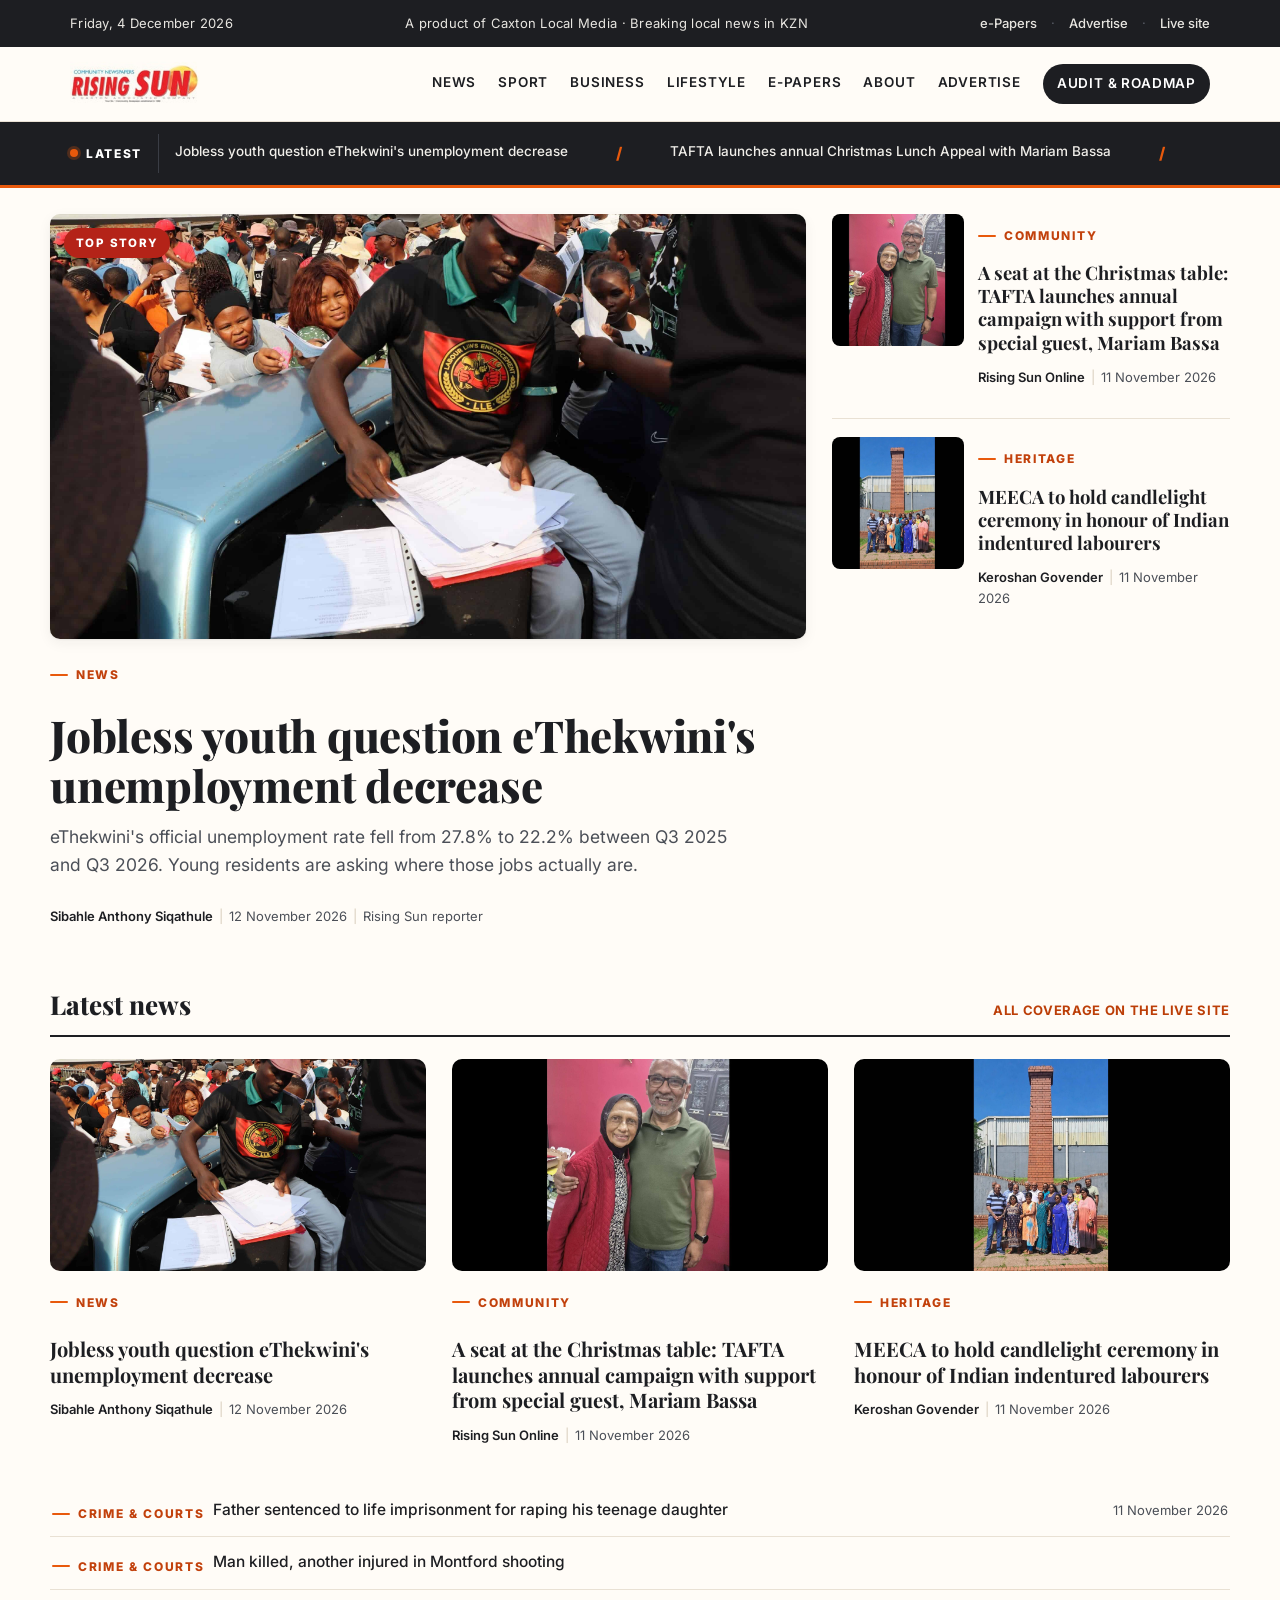
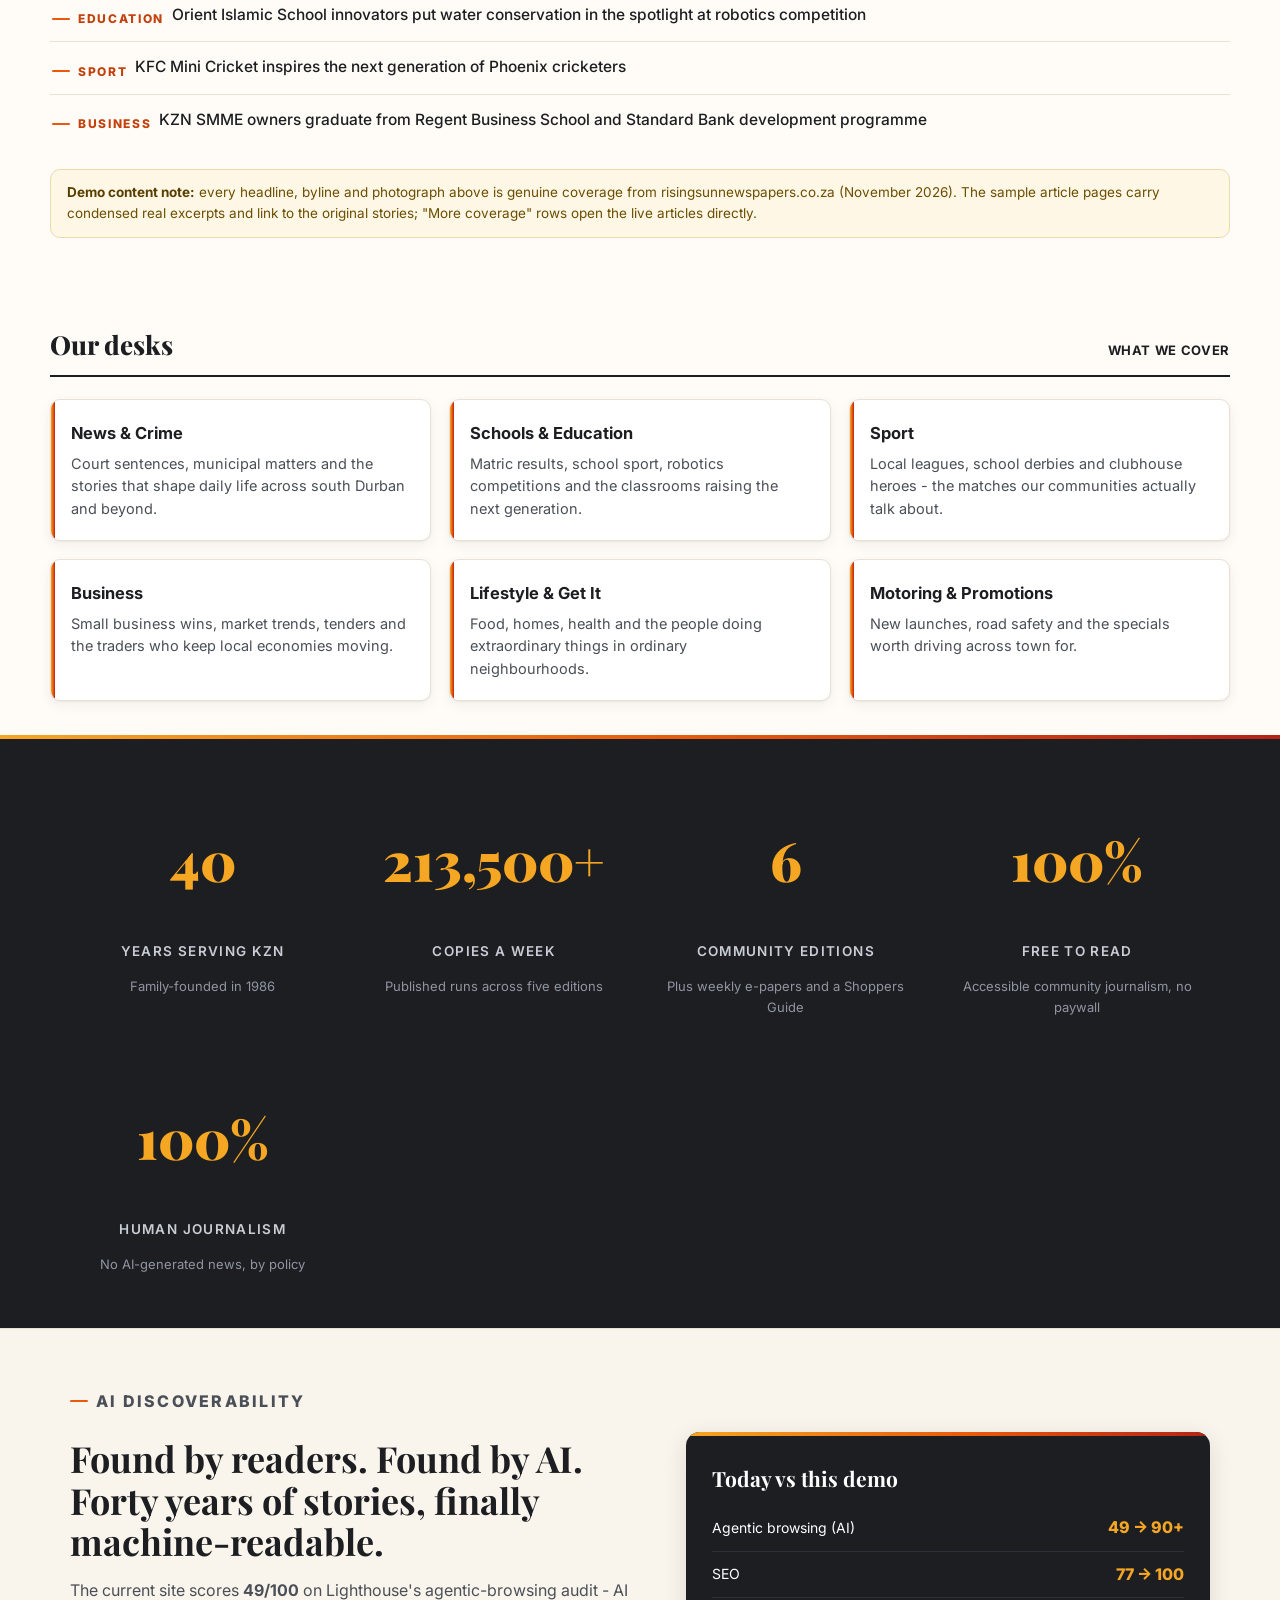
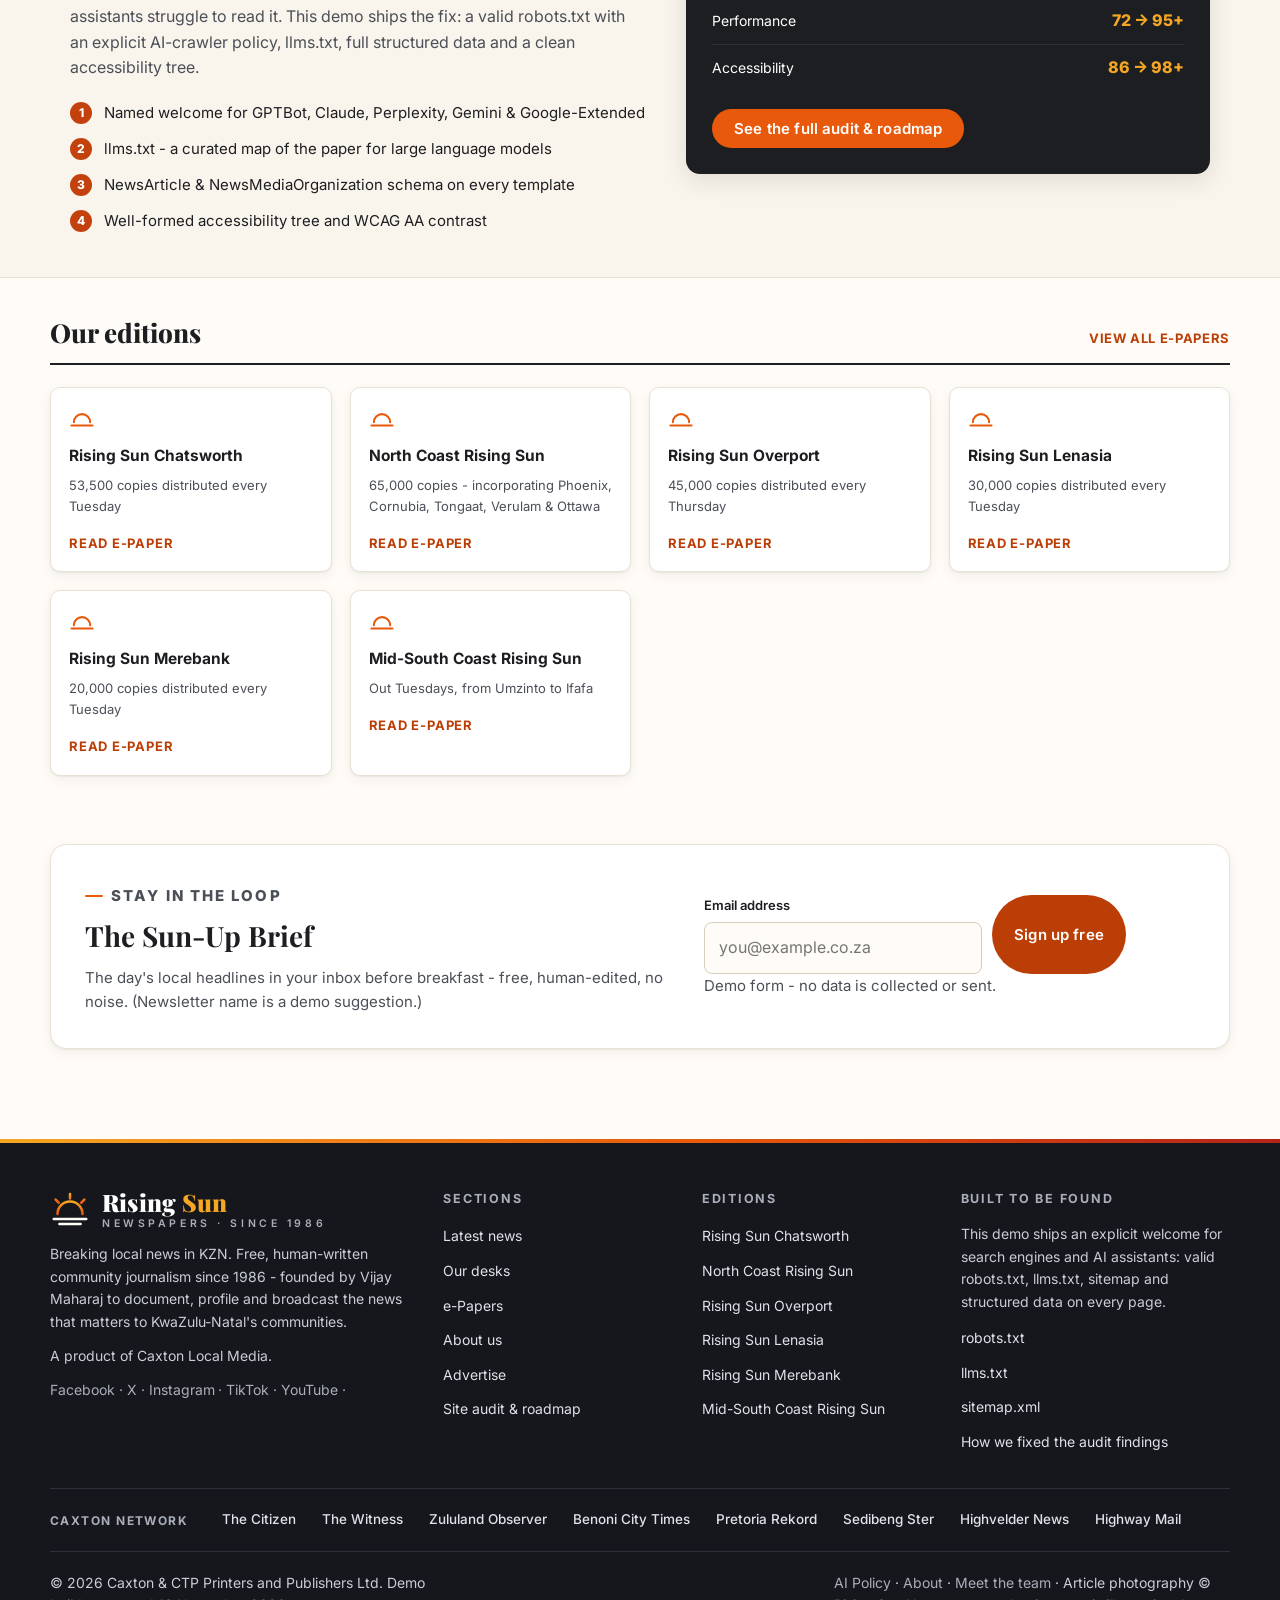
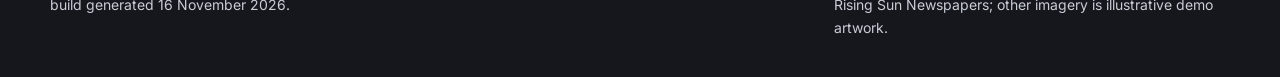
<file: index.html>
<!DOCTYPE html>
<html lang="en-ZA">
<head>
  <meta charset="utf-8">
  <meta name="viewport" content="width=device-width, initial-scale=1">
  <title>Rising Sun Newspapers | Breaking local news in KZN</title>
  <meta name="description" content="Free, human-written community journalism for KwaZulu-Natal since 1986. Local news, crime & courts, schools, sport, business and lifestyle across Chatsworth, Overport, Merebank, the mid and north coasts and Lenasia.">
  <link rel="canonical" href="https://risingsunnewspapers.co.za/">
  <meta name="robots" content="index, follow, max-image-preview:large">
  <meta property="og:type" content="website">
  <meta property="og:site_name" content="Rising Sun Newspapers">
  <meta property="og:title" content="Rising Sun Newspapers | Breaking local news in KZN">
  <meta property="og:description" content="Free, human-written community journalism for KwaZulu-Natal since 1986. Local news, crime & courts, schools, sport, business and lifestyle across Chatsworth, Overport, Merebank, the mid and north coasts and Lenasia.">
  <meta property="og:url" content="https://risingsunnewspapers.co.za/">
  <meta property="og:image" content="https://risingsunnewspapers.co.za/wp-content/uploads/sites/107/2026/11/Jobless-youth-question-eThekwinis-unemployment-decrease-copy-scaled.jpg">
  <meta property="og:image:alt" content="Rising Sun Newspapers - Breaking local news in KZN">
  <meta property="og:locale" content="en_ZA">
  <meta name="twitter:card" content="summary_large_image">
  <meta name="twitter:title" content="Rising Sun Newspapers | Breaking local news in KZN">
  <meta name="twitter:description" content="Free, human-written community journalism for KwaZulu-Natal since 1986. Local news, crime & courts, schools, sport, business and lifestyle across Chatsworth, Overport, Merebank, the mid and north coasts and Lenasia.">
  <meta name="twitter:image" content="https://risingsunnewspapers.co.za/wp-content/uploads/sites/107/2026/11/Jobless-youth-question-eThekwinis-unemployment-decrease-copy-scaled.jpg">
  <meta name="theme-color" content="#1D1E22">
  <link rel="icon" href="favicon.svg" type="image/svg+xml">
  <link rel="manifest" href="manifest.webmanifest">
  <link rel="preconnect" href="https://fonts.googleapis.com">
  <link rel="preconnect" href="https://fonts.gstatic.com" crossorigin>
  <link rel="stylesheet" href="https://fonts.googleapis.com/css2?family=Inter:wght@400;500;600;700;800&family=Playfair+Display:ital,wght@0,700;0,800;0,900;1,700&display=swap">
  <link rel="stylesheet" href="assets/css/style.css">
  <script type="application/ld+json">{"@context": "https://schema.org", "@type": "NewsMediaOrganization", "name": "Rising Sun Newspapers", "url": "https://risingsunnewspapers.co.za", "logo": {"@type": "ImageObject", "url": "https://images.caxton.co.za/wp-content/uploads/sites/107/2025/09/230x110.jpg"}, "slogan": "Breaking local news in KZN", "foundingDate": "1986", "founder": {"@type": "Person", "name": "Vijay Maharaj"}, "parentOrganization": {"@type": "Organization", "name": "Caxton & CTP Printers and Publishers Ltd"}, "sameAs": ["https://www.facebook.com/risingsunnewspapers", "https://x.com/risingsunonline", "https://www.instagram.com/risingsunonline", "https://www.tiktok.com/@risingsuncommunity", "https://www.youtube.com/channel/UC1uBILF0SLydRgUYJqFMRTA"], "isAccessibleForFree": true, "publishingPrinciples": "https://risingsunnewspapers.co.za/ai-policy/", "knowsLanguage": ["en", "zu", "ta", "hi"]}</script>
  <script type="application/ld+json">{"@context": "https://schema.org", "@type": "WebSite", "name": "Rising Sun Newspapers", "url": "https://risingsunnewspapers.co.za", "inLanguage": "en-ZA", "potentialAction": {"@type": "SearchAction", "target": {"@type": "EntryPoint", "urlTemplate": "https://risingsunnewspapers.co.za/?s={search_term_string}"}, "query-input": "required name=search_term_string"}}</script>
  </head>
<body>

  <a class="skip-link" href="#main">Skip to content</a>
<div class="topbar">
  <div class="wrap topbar-inner">
    <p class="topbar-date" id="topbar-date">16 November 2026</p>
    <p class="topbar-tag">A product of Caxton Local Media &middot; Breaking local news in KZN</p>
    <nav class="topbar-links" aria-label="Utilities">
      <a href="index.html#editions">e-Papers</a><span class="dot" aria-hidden="true">&middot;</span>
      <a href="advertise.html">Advertise</a><span class="dot" aria-hidden="true">&middot;</span>
      <a href="https://risingsunnewspapers.co.za/" rel="noopener">Live site</a>
    </nav>
  </div>
</div>
<header class="site-header">
  <div class="wrap header-inner">
    <a class="brand" href="index.html" aria-label="Rising Sun Newspapers — home">
      <img class="brand-logo" src="assets/img/rising-sun-logo.jpg" alt="Rising Sun Newspapers — Community Newspapers" width="230" height="110" fetchpriority="high" decoding="async">
    </a>
    <button class="nav-toggle" aria-expanded="false" aria-controls="main-nav" aria-label="Open menu">
      <svg width="20" height="20" viewBox="0 0 20 20" aria-hidden="true"><path d="M2 4.5h16M2 10h16M2 15.5h16" stroke="currentColor" stroke-width="2" stroke-linecap="round"/></svg>
    </button>
    <nav class="main-nav" id="main-nav" aria-label="Primary">
      <a href="index.html#latest">News</a>
      <a href="index.html#desks">Sport</a>
      <a href="index.html#desks">Business</a>
      <a href="index.html#desks">Lifestyle</a>
      <a href="index.html#editions">e-Papers</a>
      <a href="about.html">About</a>
      <a href="advertise.html">Advertise</a>
      <a class="nav-cta" href="audit.html">Audit & Roadmap</a>
    </nav>
  </div>
</header>
<main id="main">
<div class="ticker" aria-label="Latest headlines">
  <div class="ticker-inner">
    <p class="ticker-label"><span class="pulse" aria-hidden="true"></span>Latest</p>
    <div class="ticker-track">
      <div class="ticker-move"><a href="article-jobless-youth.html">Jobless youth question eThekwini's unemployment decrease</a><span class="sep" aria-hidden="true">/</span><a href="article-christmas-table.html">TAFTA launches annual Christmas Lunch Appeal with Mariam Bassa</a><span class="sep" aria-hidden="true">/</span><a href="article-meeca.html">MEECA candlelight ceremony marks 166 years since the SS Truro</a><span class="sep" aria-hidden="true">/</span><a href="https://risingsunnewspapers.co.za/331644/orient-islamic-school-innovators-put-water-conservation-in-the-spotlight-at-robotics-competition/">Orient Islamic learners shine at national robotics competition</a><span class="sep" aria-hidden="true">/</span><a href="https://risingsunnewspapers.co.za/331623/a-helping-hand-and-a-hearty-meal-bring-diwali-cheer-to-westcliff/">A helping hand and a hearty meal bring Diwali cheer to Westcliff</a><span class="sep" aria-hidden="true">/</span><a href="article-jobless-youth.html" tabindex="-1" aria-hidden="true">Jobless youth question eThekwini's unemployment decrease</a><span class="sep" aria-hidden="true">/</span><a href="article-christmas-table.html" tabindex="-1" aria-hidden="true">TAFTA launches annual Christmas Lunch Appeal with Mariam Bassa</a><span class="sep" aria-hidden="true">/</span><a href="article-meeca.html" tabindex="-1" aria-hidden="true">MEECA candlelight ceremony marks 166 years since the SS Truro</a><span class="sep" aria-hidden="true">/</span><a href="https://risingsunnewspapers.co.za/331644/orient-islamic-school-innovators-put-water-conservation-in-the-spotlight-at-robotics-competition/" tabindex="-1" aria-hidden="true">Orient Islamic learners shine at national robotics competition</a><span class="sep" aria-hidden="true">/</span><a href="https://risingsunnewspapers.co.za/331623/a-helping-hand-and-a-hearty-meal-bring-diwali-cheer-to-westcliff/" tabindex="-1" aria-hidden="true">A helping hand and a hearty meal bring Diwali cheer to Westcliff</a><span class="sep" aria-hidden="true">/</span></div>
    </div>
  </div>
</div>
  <section class="hero wrap" aria-label="Top stories">
    <div class="hero-grid">
      <article class="lead-card">
        <div class="lead-media">
          <img src="assets/img/article-jobless.jpg" alt="Photo accompanying the Rising Sun report on youth unemployment in eThekwini (photo: Rising Sun Newspapers)" width="2560" height="1707" fetchpriority="high" decoding="async">
          <span class="flag">Top story</span>
        </div>
        <p class="kicker">News</p>
        <h1><a href="article-jobless-youth.html">Jobless youth question eThekwini's unemployment decrease</a></h1>
        <p class="standfirst">eThekwini's official unemployment rate fell from 27.8% to 22.2% between Q3 2025 and Q3 2026. Young residents are asking where those jobs actually are.</p>
        <p class="meta"><strong>Sibahle Anthony Siqathule</strong><span class="sep">|</span>12 November 2026<span class="sep">|</span>Rising Sun reporter</p>
      </article>
      <div class="hero-side" aria-label="More top stories">
      <article class="side-card">
        <a href="article-christmas-table.html"><img src="assets/img/article-tafta.jpg" alt="Actress Mariam Bassa with TAFTA resident Ivan Ronald during her visit (photo: Rising Sun Newspapers)" width="2560" height="1700" loading="lazy" decoding="async"></a>
        <div>
          <p class="kicker">Community</p>
          <h2><a href="article-christmas-table.html">A seat at the Christmas table: TAFTA launches annual campaign with support from special guest, Mariam Bassa</a></h2>
          <p class="meta"><strong>Rising Sun Online</strong><span class="sep">|</span>11 November 2026</p>
        </div>
      </article>
      <article class="side-card">
        <a href="article-meeca.html"><img src="assets/img/article-meeca.jpg" alt="Members of MEECA at the historic Mount Edgecombe Sugar Mill Chimney Site (photo: Rising Sun Newspapers)" width="2551" height="1599" loading="lazy" decoding="async"></a>
        <div>
          <p class="kicker">Heritage</p>
          <h2><a href="article-meeca.html">MEECA to hold candlelight ceremony in honour of Indian indentured labourers</a></h2>
          <p class="meta"><strong>Keroshan Govender</strong><span class="sep">|</span>11 November 2026</p>
        </div>
      </article>
      </div>
    </div>
  </section>

  <section class="section wrap" id="latest" aria-label="Latest news">
    <div class="section-head"><h2>Latest news</h2><a class="more" href="https://risingsunnewspapers.co.za/" rel="noopener">All coverage on the live site</a></div>
    <div class="card-grid">
      <article class="card">
        <a class="card-media" href="article-jobless-youth.html" tabindex="-1" aria-hidden="true"><img src="assets/img/article-jobless.jpg" alt="Photo accompanying the Rising Sun report on youth unemployment in eThekwini (photo: Rising Sun Newspapers)" width="2560" height="1707" loading="lazy" decoding="async"></a>
        <p class="kicker">News</p>
        <h3><a href="article-jobless-youth.html">Jobless youth question eThekwini's unemployment decrease</a></h3>
        <p class="meta"><strong>Sibahle Anthony Siqathule</strong><span class="sep">|</span>12 November 2026</p>
      </article>
      <article class="card">
        <a class="card-media" href="article-christmas-table.html" tabindex="-1" aria-hidden="true"><img src="assets/img/article-tafta.jpg" alt="Actress Mariam Bassa with TAFTA resident Ivan Ronald during her visit (photo: Rising Sun Newspapers)" width="2560" height="1700" loading="lazy" decoding="async"></a>
        <p class="kicker">Community</p>
        <h3><a href="article-christmas-table.html">A seat at the Christmas table: TAFTA launches annual campaign with support from special guest, Mariam Bassa</a></h3>
        <p class="meta"><strong>Rising Sun Online</strong><span class="sep">|</span>11 November 2026</p>
      </article>
      <article class="card">
        <a class="card-media" href="article-meeca.html" tabindex="-1" aria-hidden="true"><img src="assets/img/article-meeca.jpg" alt="Members of MEECA at the historic Mount Edgecombe Sugar Mill Chimney Site (photo: Rising Sun Newspapers)" width="2551" height="1599" loading="lazy" decoding="async"></a>
        <p class="kicker">Heritage</p>
        <h3><a href="article-meeca.html">MEECA to hold candlelight ceremony in honour of Indian indentured labourers</a></h3>
        <p class="meta"><strong>Keroshan Govender</strong><span class="sep">|</span>11 November 2026</p>
      </article>
    </div>
    <div class="card-list" style="margin-top:26px">
      <div class="row"><span><span class="kicker">Crime & Courts</span> &nbsp;<a href="https://risingsunnewspapers.co.za/331647/father-sentenced-to-life-imprisonment-for-raping-his-teenage-daughter/" target="_blank" rel="noopener">Father sentenced to life imprisonment for raping his teenage daughter<span class="visually-hidden"> — opens the original story on risingsunnewspapers.co.za</span></a></span><time datetime="11 November 2026">11 November 2026</time></div>
      <div class="row"><span><span class="kicker">Crime & Courts</span> &nbsp;<a href="https://risingsunnewspapers.co.za/331674/man-killed-another-injured-in-montford-shooting/" target="_blank" rel="noopener">Man killed, another injured in Montford shooting<span class="visually-hidden"> — opens the original story on risingsunnewspapers.co.za</span></a></span><time datetime=""></time></div>
      <div class="row"><span><span class="kicker">Education</span> &nbsp;<a href="https://risingsunnewspapers.co.za/331644/orient-islamic-school-innovators-put-water-conservation-in-the-spotlight-at-robotics-competition/" target="_blank" rel="noopener">Orient Islamic School innovators put water conservation in the spotlight at robotics competition<span class="visually-hidden"> — opens the original story on risingsunnewspapers.co.za</span></a></span><time datetime=""></time></div>
      <div class="row"><span><span class="kicker">Sport</span> &nbsp;<a href="https://risingsunnewspapers.co.za/331111/kfc-mini-cricket-inspires-the-next-generation-of-phoenix-cricketers/" target="_blank" rel="noopener">KFC Mini Cricket inspires the next generation of Phoenix cricketers<span class="visually-hidden"> — opens the original story on risingsunnewspapers.co.za</span></a></span><time datetime=""></time></div>
      <div class="row"><span><span class="kicker">Business</span> &nbsp;<a href="https://risingsunnewspapers.co.za/331616/kwazulu-natal-smme-owners-graduate-from-regent-business-school-and-standard-bank-development-programme/" target="_blank" rel="noopener">KZN SMME owners graduate from Regent Business School and Standard Bank development programme<span class="visually-hidden"> — opens the original story on risingsunnewspapers.co.za</span></a></span><time datetime=""></time></div>
    </div>
    <p class="demo-note" style="margin-top:22px"><strong>Demo content note:</strong> every headline, byline and photograph above is genuine coverage from risingsunnewspapers.co.za (November 2026). The sample article pages carry condensed real excerpts and link to the original stories; "More coverage" rows open the live articles directly.</p>
  </section>

  <section class="section wrap" id="desks" aria-label="Our desks">
    <div class="section-head"><h2>Our desks</h2><span class="more">What we cover</span></div>
    <div class="desk-grid">
      <article class="desk"><h3>News & Crime</h3><p>Court sentences, municipal matters and the stories that shape daily life across south Durban and beyond.</p></article>
      <article class="desk"><h3>Schools & Education</h3><p>Matric results, school sport, robotics competitions and the classrooms raising the next generation.</p></article>
      <article class="desk"><h3>Sport</h3><p>Local leagues, school derbies and clubhouse heroes - the matches our communities actually talk about.</p></article>
      <article class="desk"><h3>Business</h3><p>Small business wins, market trends, tenders and the traders who keep local economies moving.</p></article>
      <article class="desk"><h3>Lifestyle & Get It</h3><p>Food, homes, health and the people doing extraordinary things in ordinary neighbourhoods.</p></article>
      <article class="desk"><h3>Motoring & Promotions</h3><p>New launches, road safety and the specials worth driving across town for.</p></article>
    </div>
  </section>

  <section class="stats" aria-label="The paper in numbers">
    <div class="wrap stats-grid">
      <div class="stat"><p class="num">40</p><p class="lbl">Years serving KZN</p><p class="sub">Family-founded in 1986</p></div>
      <div class="stat"><p class="num">213,500+</p><p class="lbl">Copies a week</p><p class="sub">Published runs across five editions</p></div>
      <div class="stat"><p class="num">6</p><p class="lbl">Community editions</p><p class="sub">Plus weekly e-papers and a Shoppers Guide</p></div>
      <div class="stat"><p class="num">100%</p><p class="lbl">Free to read</p><p class="sub">Accessible community journalism, no paywall</p></div>
      <div class="stat"><p class="num">100%</p><p class="lbl">Human journalism</p><p class="sub">No AI-generated news, by policy</p></div>
    </div>
  </section>

  <section class="ai-band" aria-label="Built for readers and AI assistants">
    <div class="wrap ai-grid">
      <div>
        <p class="kicker">AI discoverability</p>
        <h2>Found by readers. Found by AI. Forty years of stories, finally machine-readable.</h2>
        <p>The current site scores <strong>49/100</strong> on Lighthouse's agentic-browsing audit - AI assistants struggle to read it. This demo ships the fix: a valid robots.txt with an explicit AI-crawler policy, llms.txt, full structured data and a clean accessibility tree.</p>
        <ul class="ai-checks">
          <li><span class="tick" aria-hidden="true">1</span>Named welcome for GPTBot, Claude, Perplexity, Gemini &amp; Google-Extended</li>
          <li><span class="tick" aria-hidden="true">2</span>llms.txt - a curated map of the paper for large language models</li>
          <li><span class="tick" aria-hidden="true">3</span>NewsArticle &amp; NewsMediaOrganization schema on every template</li>
          <li><span class="tick" aria-hidden="true">4</span>Well-formed accessibility tree and WCAG AA contrast</li>
        </ul>
      </div>
      <div class="ai-card">
        <h3>Today vs this demo</h3>
        <div class="score-row"><span>Agentic browsing (AI)</span><span class="score-val">49 &rarr; 90+</span></div>
        <div class="score-row"><span>SEO</span><span class="score-val">77 &rarr; 100</span></div>
        <div class="score-row"><span>Performance</span><span class="score-val">72 &rarr; 95+</span></div>
        <div class="score-row"><span>Accessibility</span><span class="score-val">86 &rarr; 98+</span></div>
        <a class="btn on-dark" href="audit.html">See the full audit &amp; roadmap</a>
      </div>
    </div>
  </section>

  <section class="section wrap" id="editions" aria-label="Editions and e-papers">
    <div class="section-head"><h2>Our editions</h2><a class="more" href="https://risingsunnewspapers.co.za/" rel="noopener">View all e-papers</a></div>
    <div class="edition-grid">
      <article class="edition">
        <svg class="sun" width="26" height="26" viewBox="0 0 64 64" aria-hidden="true"><g fill="none" stroke="currentColor" stroke-width="5" stroke-linecap="round"><path d="M12 40a20 20 0 0 1 40 0"/><path d="M6 48h52"/></g></svg>
        <h3>Rising Sun Chatsworth</h3>
        <p>53,500 copies distributed every Tuesday</p>
        <a class="ep-link" href="https://risingsunnewspapers.co.za/" rel="noopener">Read e-paper<span class="visually-hidden"> — opens the live Rising Sun site</span></a>
      </article>
      <article class="edition">
        <svg class="sun" width="26" height="26" viewBox="0 0 64 64" aria-hidden="true"><g fill="none" stroke="currentColor" stroke-width="5" stroke-linecap="round"><path d="M12 40a20 20 0 0 1 40 0"/><path d="M6 48h52"/></g></svg>
        <h3>North Coast Rising Sun</h3>
        <p>65,000 copies - incorporating Phoenix, Cornubia, Tongaat, Verulam & Ottawa</p>
        <a class="ep-link" href="https://risingsunnewspapers.co.za/" rel="noopener">Read e-paper<span class="visually-hidden"> — opens the live Rising Sun site</span></a>
      </article>
      <article class="edition">
        <svg class="sun" width="26" height="26" viewBox="0 0 64 64" aria-hidden="true"><g fill="none" stroke="currentColor" stroke-width="5" stroke-linecap="round"><path d="M12 40a20 20 0 0 1 40 0"/><path d="M6 48h52"/></g></svg>
        <h3>Rising Sun Overport</h3>
        <p>45,000 copies distributed every Thursday</p>
        <a class="ep-link" href="https://risingsunnewspapers.co.za/" rel="noopener">Read e-paper<span class="visually-hidden"> — opens the live Rising Sun site</span></a>
      </article>
      <article class="edition">
        <svg class="sun" width="26" height="26" viewBox="0 0 64 64" aria-hidden="true"><g fill="none" stroke="currentColor" stroke-width="5" stroke-linecap="round"><path d="M12 40a20 20 0 0 1 40 0"/><path d="M6 48h52"/></g></svg>
        <h3>Rising Sun Lenasia</h3>
        <p>30,000 copies distributed every Tuesday</p>
        <a class="ep-link" href="https://risingsunnewspapers.co.za/" rel="noopener">Read e-paper<span class="visually-hidden"> — opens the live Rising Sun site</span></a>
      </article>
      <article class="edition">
        <svg class="sun" width="26" height="26" viewBox="0 0 64 64" aria-hidden="true"><g fill="none" stroke="currentColor" stroke-width="5" stroke-linecap="round"><path d="M12 40a20 20 0 0 1 40 0"/><path d="M6 48h52"/></g></svg>
        <h3>Rising Sun Merebank</h3>
        <p>20,000 copies distributed every Tuesday</p>
        <a class="ep-link" href="https://risingsunnewspapers.co.za/" rel="noopener">Read e-paper<span class="visually-hidden"> — opens the live Rising Sun site</span></a>
      </article>
      <article class="edition">
        <svg class="sun" width="26" height="26" viewBox="0 0 64 64" aria-hidden="true"><g fill="none" stroke="currentColor" stroke-width="5" stroke-linecap="round"><path d="M12 40a20 20 0 0 1 40 0"/><path d="M6 48h52"/></g></svg>
        <h3>Mid-South Coast Rising Sun</h3>
        <p>Out Tuesdays, from Umzinto to Ifafa</p>
        <a class="ep-link" href="https://risingsunnewspapers.co.za/" rel="noopener">Read e-paper<span class="visually-hidden"> — opens the live Rising Sun site</span></a>
      </article>
    </div>
  </section>

  <section class="section wrap" aria-label="Newsletter">
    <div class="newsletter">
      <div class="newsletter-grid">
        <div>
          <p class="kicker">Stay in the loop</p>
          <h2>The Sun-Up Brief</h2>
          <p>The day's local headlines in your inbox before breakfast - free, human-edited, no noise. (Newsletter name is a demo suggestion.)</p>
        </div>
        <div>
          <form class="news-form" id="newsletter-form" novalidate>
            <div>
              <label for="nl-email">Email address</label>
              <input type="email" id="nl-email" name="email" autocomplete="email" required placeholder="you@example.co.za">
            </div>
            <button class="btn" type="submit">Sign up free</button>
          </form>
          <p class="form-ok form-note" id="newsletter-ok" tabindex="-1" role="status">Thank you - in the production build this connects to the mailing platform. In this demo, no data leaves the page.</p>
          <p class="form-note">Demo form - no data is collected or sent.</p>
        </div>
      </div>
    </div>
  </section>
</main>

<footer class="site-footer">
  <div class="wrap footer-grid">
    <div>
      <div class="footer-brand">
        <svg width="40" height="40" viewBox="0 0 64 64" aria-hidden="true" focusable="false">
  <defs><linearGradient id="lgf" x1="0" y1="1" x2="0" y2="0">
    <stop offset="0" stop-color="#E8590C"/><stop offset="1" stop-color="#F5A623"/>
  </linearGradient></defs>
  <g fill="none" stroke="url(#lgf)" stroke-width="4" stroke-linecap="round">
    <path d="M12 40a20 20 0 0 1 40 0"/>
    <path d="M32 8v7M9 17l5 5M55 17l-5 5"/>
    <path d="M6 48h52M15 56h34" stroke="#FFFCF7"/>
  </g>
</svg>
        <span class="brand-text">
          <span class="brand-name">Rising <span class="sun-word" style="color:var(--gold)">Sun</span></span>
          <span class="brand-sub">Newspapers &middot; Since 1986</span>
        </span>
      </div>
      <p>Breaking local news in KZN. Free, human-written community journalism since 1986 - founded by Vijay Maharaj to document, profile and broadcast the news that matters to KwaZulu-Natal's communities.</p>
      <p>A product of Caxton Local Media.</p>
      <p class="footer-social"><a href="https://www.facebook.com/risingsunnewspapers" rel="noopener" aria-label="Rising Sun Newspapers on Facebook">Facebook</a><span class="dot" aria-hidden="true">&middot;</span><a href="https://x.com/risingsunonline" rel="noopener" aria-label="Rising Sun Newspapers on X">X</a><span class="dot" aria-hidden="true">&middot;</span><a href="https://www.instagram.com/risingsunonline" rel="noopener" aria-label="Rising Sun Newspapers on Instagram">Instagram</a><span class="dot" aria-hidden="true">&middot;</span><a href="https://www.tiktok.com/@risingsuncommunity" rel="noopener" aria-label="Rising Sun Newspapers on TikTok">TikTok</a><span class="dot" aria-hidden="true">&middot;</span><a href="https://www.youtube.com/channel/UC1uBILF0SLydRgUYJqFMRTA" rel="noopener" aria-label="Rising Sun Newspapers on YouTube">YouTube</a><span class="dot" aria-hidden="true">&middot;</span></p>
    </div>
    <div>
      <h2>Sections</h2>
      <ul>
      <li><a href="index.html#latest">Latest news</a></li>
      <li><a href="index.html#desks">Our desks</a></li>
      <li><a href="index.html#editions">e-Papers</a></li>
      <li><a href="about.html">About us</a></li>
      <li><a href="advertise.html">Advertise</a></li>
      <li><a href="audit.html">Site audit &amp; roadmap</a></li>
      </ul>
    </div>
    <div>
      <h2>Editions</h2>
      <ul>
      <li><a href="https://risingsunnewspapers.co.za/epapers/" rel="noopener">Rising Sun Chatsworth</a></li>
      <li><a href="https://risingsunnewspapers.co.za/epapers/" rel="noopener">North Coast Rising Sun</a></li>
      <li><a href="https://risingsunnewspapers.co.za/epapers/" rel="noopener">Rising Sun Overport</a></li>
      <li><a href="https://risingsunnewspapers.co.za/epapers/" rel="noopener">Rising Sun Lenasia</a></li>
      <li><a href="https://risingsunnewspapers.co.za/epapers/" rel="noopener">Rising Sun Merebank</a></li>
      <li><a href="https://risingsunnewspapers.co.za/epapers/" rel="noopener">Mid-South Coast Rising Sun</a></li>
      </ul>
    </div>
    <div>
      <h2>Built to be found</h2>
      <p>This demo ships an explicit welcome for search engines and AI assistants: valid robots.txt, llms.txt, sitemap and structured data on every page.</p>
      <ul>
        <li><a href="robots.txt">robots.txt</a></li>
        <li><a href="llms.txt">llms.txt</a></li>
        <li><a href="sitemap.xml">sitemap.xml</a></li>
        <li><a href="audit.html">How we fixed the audit findings</a></li>
      </ul>
    </div>
  </div>
  <div class="wrap footer-sisters">
    <div class="row">
      <span class="lbl">Caxton network</span>
      <a href="https://risingsunnewspapers.co.za/" rel="noopener">The Citizen</a><a href="https://risingsunnewspapers.co.za/" rel="noopener">The Witness</a><a href="https://risingsunnewspapers.co.za/" rel="noopener">Zululand Observer</a><a href="https://risingsunnewspapers.co.za/" rel="noopener">Benoni City Times</a><a href="https://risingsunnewspapers.co.za/" rel="noopener">Pretoria Rekord</a><a href="https://risingsunnewspapers.co.za/" rel="noopener">Sedibeng Ster</a><a href="https://risingsunnewspapers.co.za/" rel="noopener">Highvelder News</a><a href="https://risingsunnewspapers.co.za/" rel="noopener">Highway Mail</a>
    </div>
  </div>
  <div class="wrap footer-legal">
    <p>&copy; 2026 Caxton &amp; CTP Printers and Publishers Ltd. Demo build generated 16 November 2026.</p>
    <p><a href="https://risingsunnewspapers.co.za/ai-policy/" rel="noopener">AI Policy</a> &middot; <a href="https://risingsunnewspapers.co.za/about-rising-sun-newspapers/" rel="noopener">About</a> &middot; <a href="https://risingsunnewspapers.co.za/meet-the-team/" rel="noopener">Meet the team</a> &middot; Article photography &copy; Rising Sun Newspapers; other imagery is illustrative demo artwork.</p>
  </div>
</footer>
  <script src="assets/js/main.js" defer></script>
</body>
</html>
</file>
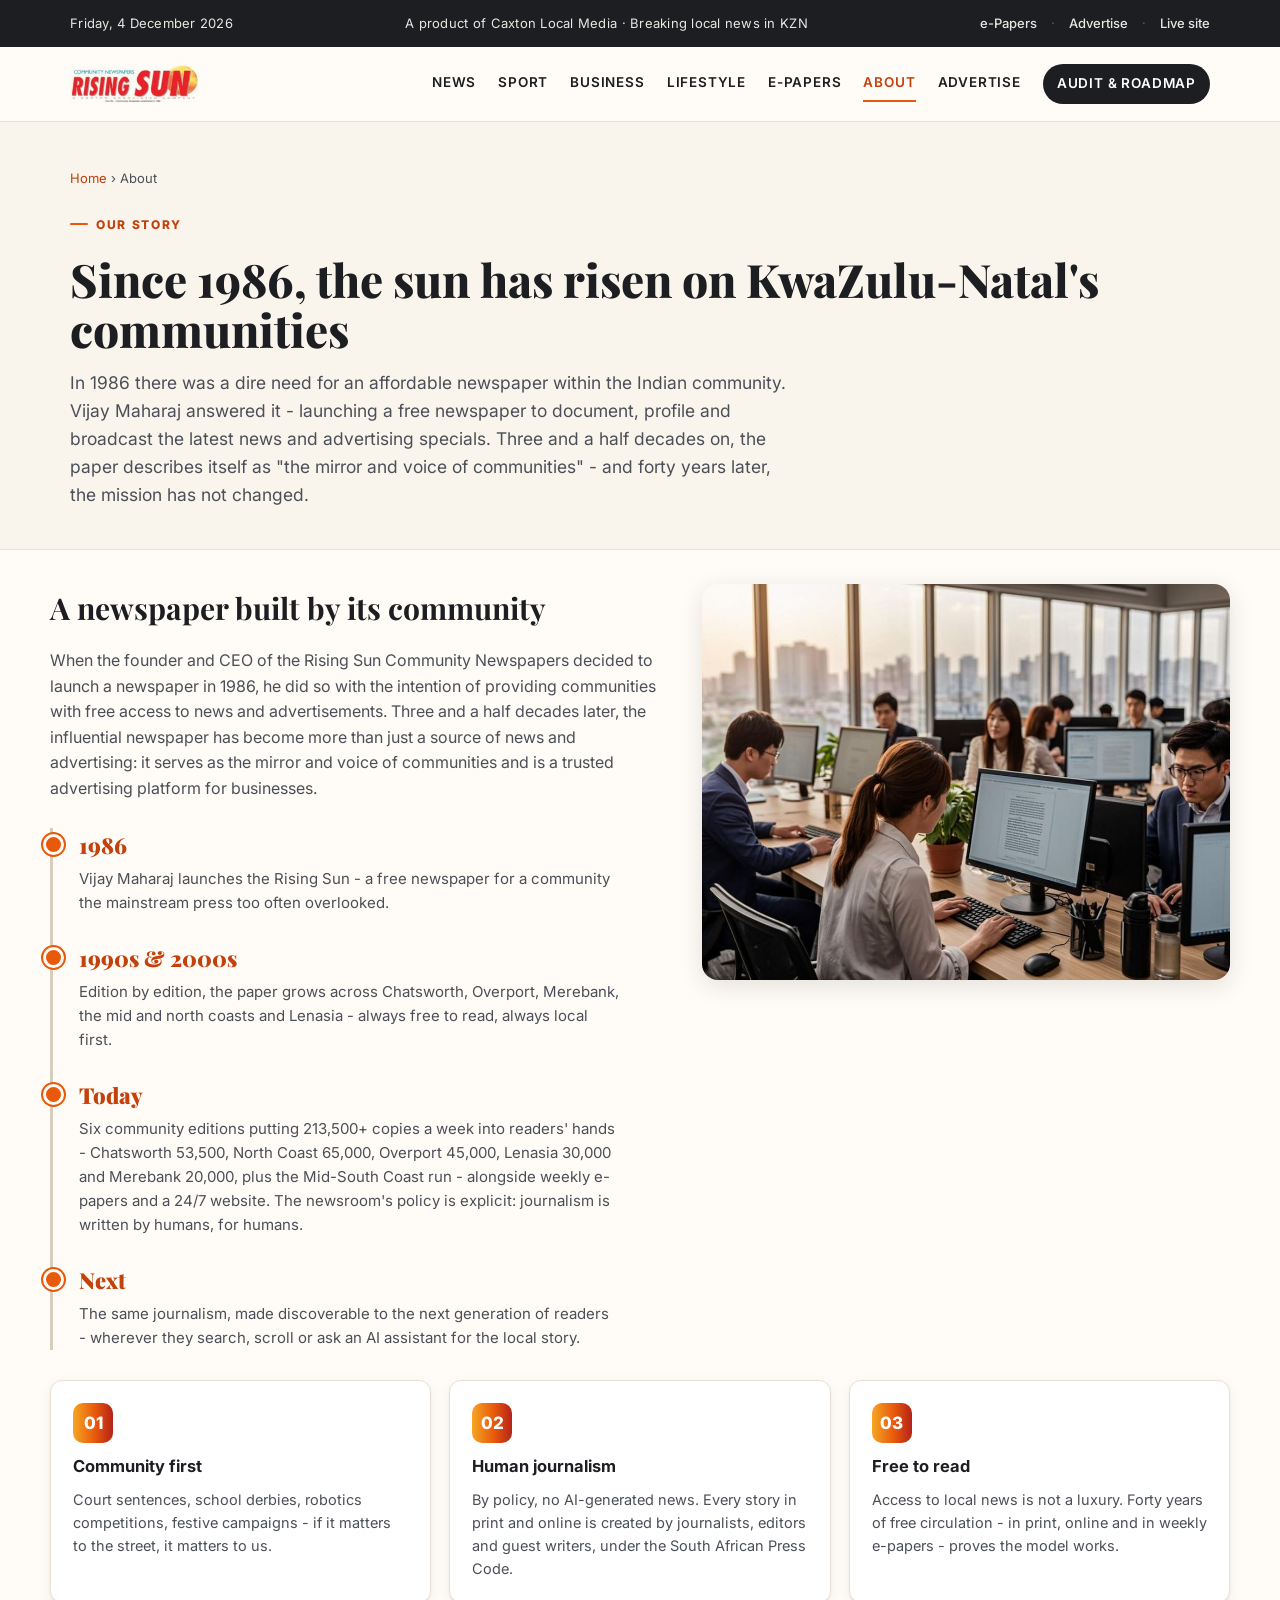
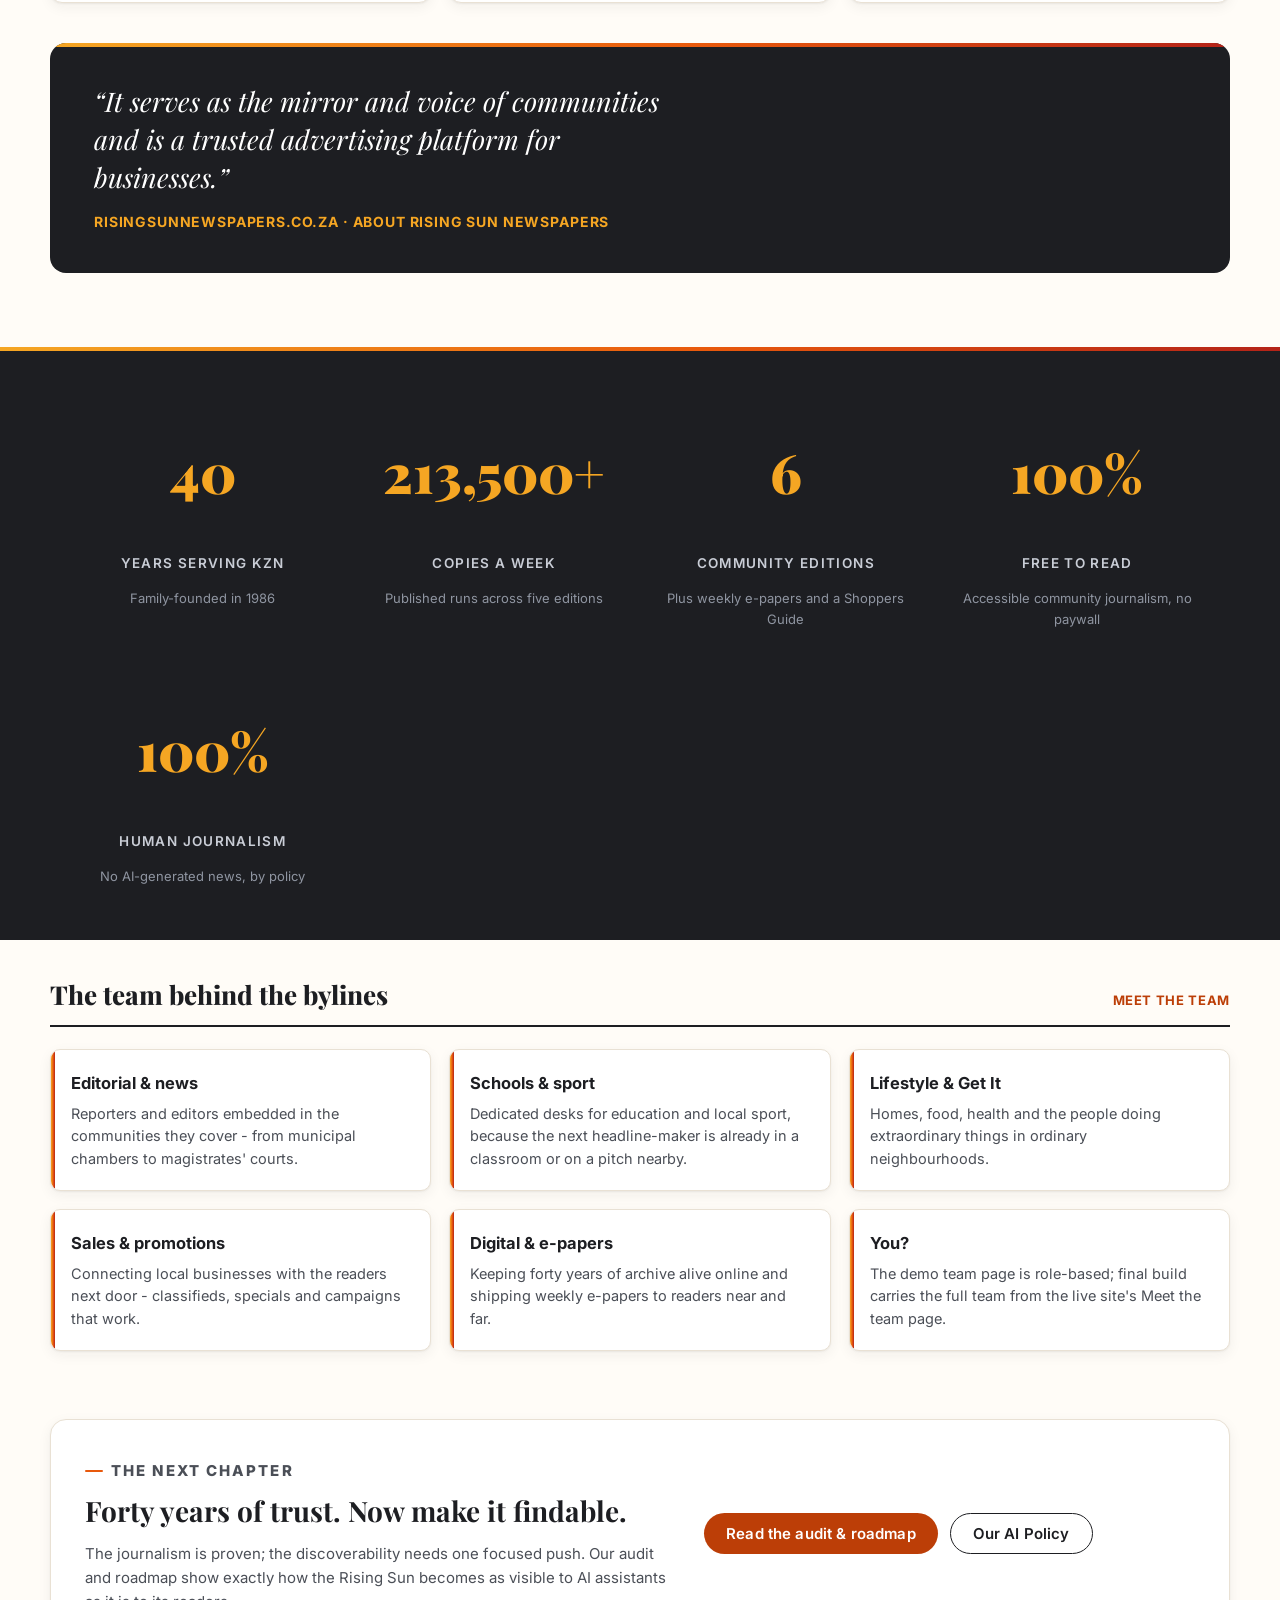
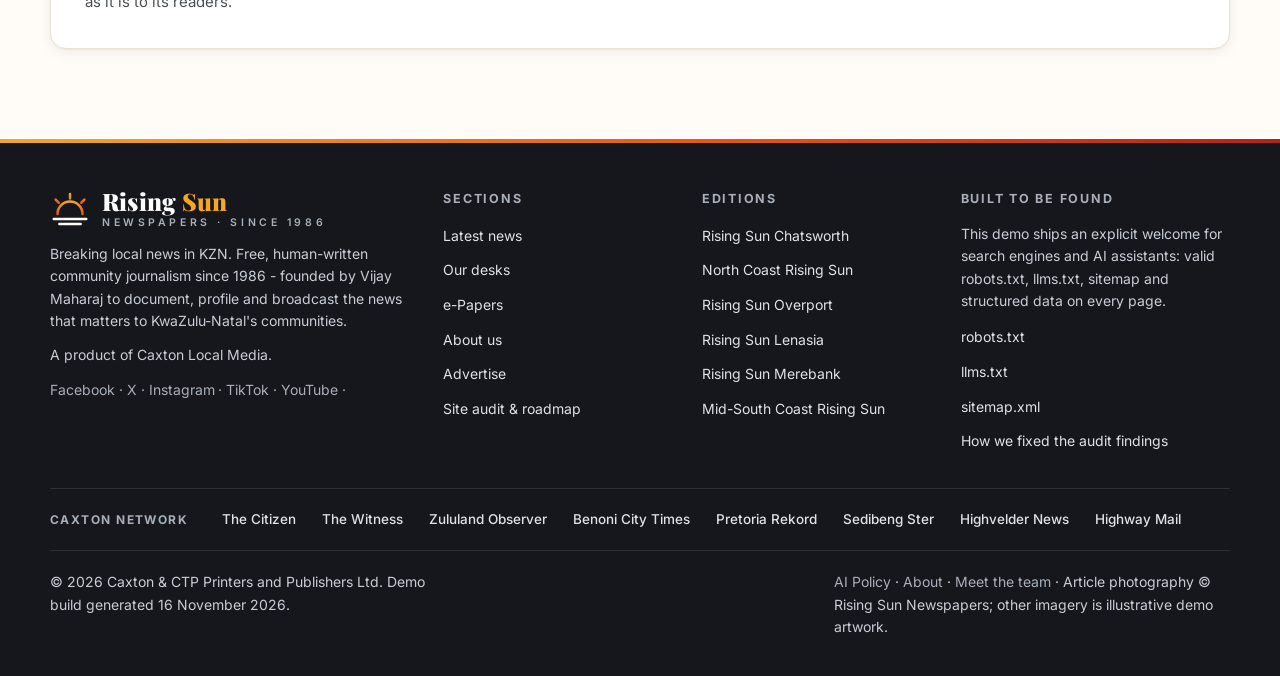
<file: about.html>
<!DOCTYPE html>
<html lang="en-ZA">
<head>
  <meta charset="utf-8">
  <meta name="viewport" content="width=device-width, initial-scale=1">
  <title>About | Rising Sun Newspapers</title>
  <meta name="description" content="Founded in 1986 by Vijay Maharaj, Rising Sun Newspapers is a family of free community titles across KwaZulu-Natal and Lenasia, part of Caxton Local Media. Forty years of human-written local journalism.">
  <link rel="canonical" href="https://risingsunnewspapers.co.za/about.html">
  <meta name="robots" content="index, follow, max-image-preview:large">
  <meta property="og:type" content="website">
  <meta property="og:site_name" content="Rising Sun Newspapers">
  <meta property="og:title" content="About | Rising Sun Newspapers">
  <meta property="og:description" content="Founded in 1986 by Vijay Maharaj, Rising Sun Newspapers is a family of free community titles across KwaZulu-Natal and Lenasia, part of Caxton Local Media. Forty years of human-written local journalism.">
  <meta property="og:url" content="https://risingsunnewspapers.co.za/about.html">
  <meta property="og:image" content="https://risingsunnewspapers.co.za/wp-content/uploads/sites/107/2026/11/Jobless-youth-question-eThekwinis-unemployment-decrease-copy-scaled.jpg">
  <meta property="og:image:alt" content="Rising Sun Newspapers - Breaking local news in KZN">
  <meta property="og:locale" content="en_ZA">
  <meta name="twitter:card" content="summary_large_image">
  <meta name="twitter:title" content="About | Rising Sun Newspapers">
  <meta name="twitter:description" content="Founded in 1986 by Vijay Maharaj, Rising Sun Newspapers is a family of free community titles across KwaZulu-Natal and Lenasia, part of Caxton Local Media. Forty years of human-written local journalism.">
  <meta name="twitter:image" content="https://risingsunnewspapers.co.za/wp-content/uploads/sites/107/2026/11/Jobless-youth-question-eThekwinis-unemployment-decrease-copy-scaled.jpg">
  <meta name="theme-color" content="#1D1E22">
  <link rel="icon" href="favicon.svg" type="image/svg+xml">
  <link rel="manifest" href="manifest.webmanifest">
  <link rel="preconnect" href="https://fonts.googleapis.com">
  <link rel="preconnect" href="https://fonts.gstatic.com" crossorigin>
  <link rel="stylesheet" href="https://fonts.googleapis.com/css2?family=Inter:wght@400;500;600;700;800&family=Playfair+Display:ital,wght@0,700;0,800;0,900;1,700&display=swap">
  <link rel="stylesheet" href="assets/css/style.css">
  <script type="application/ld+json">{"@context": "https://schema.org", "@type": "AboutPage", "name": "About Rising Sun Newspapers", "url": "https://risingsunnewspapers.co.za/about.html", "about": {"@context": "https://schema.org", "@type": "NewsMediaOrganization", "name": "Rising Sun Newspapers", "url": "https://risingsunnewspapers.co.za", "logo": {"@type": "ImageObject", "url": "https://images.caxton.co.za/wp-content/uploads/sites/107/2025/09/230x110.jpg"}, "slogan": "Breaking local news in KZN", "foundingDate": "1986", "founder": {"@type": "Person", "name": "Vijay Maharaj"}, "parentOrganization": {"@type": "Organization", "name": "Caxton & CTP Printers and Publishers Ltd"}, "sameAs": ["https://www.facebook.com/risingsunnewspapers", "https://x.com/risingsunonline", "https://www.instagram.com/risingsunonline", "https://www.tiktok.com/@risingsuncommunity", "https://www.youtube.com/channel/UC1uBILF0SLydRgUYJqFMRTA"], "isAccessibleForFree": true, "publishingPrinciples": "https://risingsunnewspapers.co.za/ai-policy/", "knowsLanguage": ["en", "zu", "ta", "hi"]}}</script>
  <script type="application/ld+json">{"@context": "https://schema.org", "@type": "BreadcrumbList", "itemListElement": [{"@type": "ListItem", "position": 1, "name": "Home", "item": "https://risingsunnewspapers.co.za/index.html"}, {"@type": "ListItem", "position": 2, "name": "About", "item": "https://risingsunnewspapers.co.za/about.html"}]}</script>
  </head>
<body>

  <a class="skip-link" href="#main">Skip to content</a>
<div class="topbar">
  <div class="wrap topbar-inner">
    <p class="topbar-date" id="topbar-date">16 November 2026</p>
    <p class="topbar-tag">A product of Caxton Local Media &middot; Breaking local news in KZN</p>
    <nav class="topbar-links" aria-label="Utilities">
      <a href="index.html#editions">e-Papers</a><span class="dot" aria-hidden="true">&middot;</span>
      <a href="advertise.html">Advertise</a><span class="dot" aria-hidden="true">&middot;</span>
      <a href="https://risingsunnewspapers.co.za/" rel="noopener">Live site</a>
    </nav>
  </div>
</div>
<header class="site-header">
  <div class="wrap header-inner">
    <a class="brand" href="index.html" aria-label="Rising Sun Newspapers — home">
      <img class="brand-logo" src="assets/img/rising-sun-logo.jpg" alt="Rising Sun Newspapers — Community Newspapers" width="230" height="110" fetchpriority="high" decoding="async">
    </a>
    <button class="nav-toggle" aria-expanded="false" aria-controls="main-nav" aria-label="Open menu">
      <svg width="20" height="20" viewBox="0 0 20 20" aria-hidden="true"><path d="M2 4.5h16M2 10h16M2 15.5h16" stroke="currentColor" stroke-width="2" stroke-linecap="round"/></svg>
    </button>
    <nav class="main-nav" id="main-nav" aria-label="Primary">
      <a href="index.html#latest">News</a>
      <a href="index.html#desks">Sport</a>
      <a href="index.html#desks">Business</a>
      <a href="index.html#desks">Lifestyle</a>
      <a href="index.html#editions">e-Papers</a>
      <a href="about.html" aria-current="page">About</a>
      <a href="advertise.html">Advertise</a>
      <a class="nav-cta" href="audit.html">Audit & Roadmap</a>
    </nav>
  </div>
</header>
<main id="main">
  <section class="page-hero">
    <div class="wrap">
      <nav class="crumbs" aria-label="Breadcrumb"><a href="index.html">Home</a> &rsaquo; About</nav>
      <p class="kicker">Our story</p>
      <h1>Since 1986, the sun has risen on KwaZulu-Natal's communities</h1>
      <p class="lede">In 1986 there was a dire need for an affordable newspaper within the Indian community. Vijay Maharaj answered it - launching a free newspaper to document, profile and broadcast the latest news and advertising specials. Three and a half decades on, the paper describes itself as "the mirror and voice of communities" - and forty years later, the mission has not changed.</p>
    </div>
  </section>

  <section class="section wrap" aria-label="History and mission">
    <div class="about-grid">
      <div>
        <h2 style="font-family:var(--serif);font-size:30px;margin:0 0 6px">A newspaper built by its community</h2>
        <p style="color:var(--ink-soft);max-width:62ch">When the founder and CEO of the Rising Sun Community Newspapers decided to launch a newspaper in 1986, he did so with the intention of providing communities with free access to news and advertisements. Three and a half decades later, the influential newspaper has become more than just a source of news and advertising: it serves as the mirror and voice of communities and is a trusted advertising platform for businesses.</p>
        <ol class="timeline">
          <li>
            <span class="year">1986</span>
            <p>Vijay Maharaj launches the Rising Sun - a free newspaper for a community the mainstream press too often overlooked.</p>
          </li>
          <li>
            <span class="year">1990s &amp; 2000s</span>
            <p>Edition by edition, the paper grows across Chatsworth, Overport, Merebank, the mid and north coasts and Lenasia - always free to read, always local first.</p>
          </li>
          <li>
            <span class="year">Today</span>
            <p>Six community editions putting 213,500+ copies a week into readers' hands - Chatsworth 53,500, North Coast 65,000, Overport 45,000, Lenasia 30,000 and Merebank 20,000, plus the Mid-South Coast run - alongside weekly e-papers and a 24/7 website. The newsroom's policy is explicit: journalism is written by humans, for humans.</p>
          </li>
          <li>
            <span class="year">Next</span>
            <p>The same journalism, made discoverable to the next generation of readers - wherever they search, scroll or ask an AI assistant for the local story.</p>
          </li>
        </ol>
      </div>
      <div class="about-media">
        <img src="assets/img/newsroom.jpg" alt="Journalists working in the Rising Sun newsroom (illustrative demo image)" width="1280" height="731" loading="lazy" decoding="async">
      </div>
    </div>

    <div class="value-grid" aria-label="Our values">
      <div class="value">
        <span class="glyph" aria-hidden="true">01</span>
        <h3>Community first</h3>
        <p>Court sentences, school derbies, robotics competitions, festive campaigns - if it matters to the street, it matters to us.</p>
      </div>
      <div class="value">
        <span class="glyph" aria-hidden="true">02</span>
        <h3>Human journalism</h3>
        <p>By policy, no AI-generated news. Every story in print and online is created by journalists, editors and guest writers, under the South African Press Code.</p>
      </div>
      <div class="value">
        <span class="glyph" aria-hidden="true">03</span>
        <h3>Free to read</h3>
        <p>Access to local news is not a luxury. Forty years of free circulation - in print, online and in weekly e-papers - proves the model works.</p>
      </div>
    </div>

    <div class="pull-quote">
      <p>&ldquo;It serves as the mirror and voice of communities and is a trusted advertising platform for businesses.&rdquo;</p>
      <cite>risingsunnewspapers.co.za &middot; About Rising Sun Newspapers</cite>
    </div>
  </section>

  <section class="stats" aria-label="The paper in numbers">
    <div class="wrap stats-grid">
      <div class="stat"><p class="num">40</p><p class="lbl">Years serving KZN</p><p class="sub">Family-founded in 1986</p></div>      <div class="stat"><p class="num">213,500+</p><p class="lbl">Copies a week</p><p class="sub">Published runs across five editions</p></div>      <div class="stat"><p class="num">6</p><p class="lbl">Community editions</p><p class="sub">Plus weekly e-papers and a Shoppers Guide</p></div>      <div class="stat"><p class="num">100%</p><p class="lbl">Free to read</p><p class="sub">Accessible community journalism, no paywall</p></div>      <div class="stat"><p class="num">100%</p><p class="lbl">Human journalism</p><p class="sub">No AI-generated news, by policy</p></div>
    </div>
  </section>

  <section class="section wrap" aria-label="The team">
    <div class="section-head"><h2>The team behind the bylines</h2><a class="more" href="https://risingsunnewspapers.co.za/meet-the-team/" rel="noopener">Meet the team</a></div>
    <div class="desk-grid">
      <article class="desk"><h3>Editorial &amp; news</h3><p>Reporters and editors embedded in the communities they cover - from municipal chambers to magistrates' courts.</p></article>
      <article class="desk"><h3>Schools &amp; sport</h3><p>Dedicated desks for education and local sport, because the next headline-maker is already in a classroom or on a pitch nearby.</p></article>
      <article class="desk"><h3>Lifestyle &amp; Get It</h3><p>Homes, food, health and the people doing extraordinary things in ordinary neighbourhoods.</p></article>
      <article class="desk"><h3>Sales &amp; promotions</h3><p>Connecting local businesses with the readers next door - classifieds, specials and campaigns that work.</p></article>
      <article class="desk"><h3>Digital &amp; e-papers</h3><p>Keeping forty years of archive alive online and shipping weekly e-papers to readers near and far.</p></article>
      <article class="desk"><h3>You?</h3><p>The demo team page is role-based; final build carries the full team from the live site's Meet the team page.</p></article>
    </div>
  </section>

  <section class="section wrap" aria-label="Next chapter">
    <div class="newsletter">
      <div class="newsletter-grid">
        <div>
          <p class="kicker">The next chapter</p>
          <h2>Forty years of trust. Now make it findable.</h2>
          <p>The journalism is proven; the discoverability needs one focused push. Our audit and roadmap show exactly how the Rising Sun becomes as visible to AI assistants as it is to its readers.</p>
        </div>
        <div style="display:flex;gap:12px;flex-wrap:wrap">
          <a class="btn" href="audit.html">Read the audit &amp; roadmap</a>
          <a class="btn ghost" href="https://risingsunnewspapers.co.za/ai-policy/" rel="noopener">Our AI Policy</a>
        </div>
      </div>
    </div>
  </section>
</main>

<footer class="site-footer">
  <div class="wrap footer-grid">
    <div>
      <div class="footer-brand">
        <svg width="40" height="40" viewBox="0 0 64 64" aria-hidden="true" focusable="false">
  <defs><linearGradient id="lgf" x1="0" y1="1" x2="0" y2="0">
    <stop offset="0" stop-color="#E8590C"/><stop offset="1" stop-color="#F5A623"/>
  </linearGradient></defs>
  <g fill="none" stroke="url(#lgf)" stroke-width="4" stroke-linecap="round">
    <path d="M12 40a20 20 0 0 1 40 0"/>
    <path d="M32 8v7M9 17l5 5M55 17l-5 5"/>
    <path d="M6 48h52M15 56h34" stroke="#FFFCF7"/>
  </g>
</svg>
        <span class="brand-text">
          <span class="brand-name">Rising <span class="sun-word" style="color:var(--gold)">Sun</span></span>
          <span class="brand-sub">Newspapers &middot; Since 1986</span>
        </span>
      </div>
      <p>Breaking local news in KZN. Free, human-written community journalism since 1986 - founded by Vijay Maharaj to document, profile and broadcast the news that matters to KwaZulu-Natal's communities.</p>
      <p>A product of Caxton Local Media.</p>
      <p class="footer-social"><a href="https://www.facebook.com/risingsunnewspapers" rel="noopener" aria-label="Rising Sun Newspapers on Facebook">Facebook</a><span class="dot" aria-hidden="true">&middot;</span><a href="https://x.com/risingsunonline" rel="noopener" aria-label="Rising Sun Newspapers on X">X</a><span class="dot" aria-hidden="true">&middot;</span><a href="https://www.instagram.com/risingsunonline" rel="noopener" aria-label="Rising Sun Newspapers on Instagram">Instagram</a><span class="dot" aria-hidden="true">&middot;</span><a href="https://www.tiktok.com/@risingsuncommunity" rel="noopener" aria-label="Rising Sun Newspapers on TikTok">TikTok</a><span class="dot" aria-hidden="true">&middot;</span><a href="https://www.youtube.com/channel/UC1uBILF0SLydRgUYJqFMRTA" rel="noopener" aria-label="Rising Sun Newspapers on YouTube">YouTube</a><span class="dot" aria-hidden="true">&middot;</span></p>
    </div>
    <div>
      <h2>Sections</h2>
      <ul>
      <li><a href="index.html#latest">Latest news</a></li>
      <li><a href="index.html#desks">Our desks</a></li>
      <li><a href="index.html#editions">e-Papers</a></li>
      <li><a href="about.html">About us</a></li>
      <li><a href="advertise.html">Advertise</a></li>
      <li><a href="audit.html">Site audit &amp; roadmap</a></li>
      </ul>
    </div>
    <div>
      <h2>Editions</h2>
      <ul>
      <li><a href="https://risingsunnewspapers.co.za/epapers/" rel="noopener">Rising Sun Chatsworth</a></li>
      <li><a href="https://risingsunnewspapers.co.za/epapers/" rel="noopener">North Coast Rising Sun</a></li>
      <li><a href="https://risingsunnewspapers.co.za/epapers/" rel="noopener">Rising Sun Overport</a></li>
      <li><a href="https://risingsunnewspapers.co.za/epapers/" rel="noopener">Rising Sun Lenasia</a></li>
      <li><a href="https://risingsunnewspapers.co.za/epapers/" rel="noopener">Rising Sun Merebank</a></li>
      <li><a href="https://risingsunnewspapers.co.za/epapers/" rel="noopener">Mid-South Coast Rising Sun</a></li>
      </ul>
    </div>
    <div>
      <h2>Built to be found</h2>
      <p>This demo ships an explicit welcome for search engines and AI assistants: valid robots.txt, llms.txt, sitemap and structured data on every page.</p>
      <ul>
        <li><a href="robots.txt">robots.txt</a></li>
        <li><a href="llms.txt">llms.txt</a></li>
        <li><a href="sitemap.xml">sitemap.xml</a></li>
        <li><a href="audit.html">How we fixed the audit findings</a></li>
      </ul>
    </div>
  </div>
  <div class="wrap footer-sisters">
    <div class="row">
      <span class="lbl">Caxton network</span>
      <a href="https://risingsunnewspapers.co.za/" rel="noopener">The Citizen</a><a href="https://risingsunnewspapers.co.za/" rel="noopener">The Witness</a><a href="https://risingsunnewspapers.co.za/" rel="noopener">Zululand Observer</a><a href="https://risingsunnewspapers.co.za/" rel="noopener">Benoni City Times</a><a href="https://risingsunnewspapers.co.za/" rel="noopener">Pretoria Rekord</a><a href="https://risingsunnewspapers.co.za/" rel="noopener">Sedibeng Ster</a><a href="https://risingsunnewspapers.co.za/" rel="noopener">Highvelder News</a><a href="https://risingsunnewspapers.co.za/" rel="noopener">Highway Mail</a>
    </div>
  </div>
  <div class="wrap footer-legal">
    <p>&copy; 2026 Caxton &amp; CTP Printers and Publishers Ltd. Demo build generated 16 November 2026.</p>
    <p><a href="https://risingsunnewspapers.co.za/ai-policy/" rel="noopener">AI Policy</a> &middot; <a href="https://risingsunnewspapers.co.za/about-rising-sun-newspapers/" rel="noopener">About</a> &middot; <a href="https://risingsunnewspapers.co.za/meet-the-team/" rel="noopener">Meet the team</a> &middot; Article photography &copy; Rising Sun Newspapers; other imagery is illustrative demo artwork.</p>
  </div>
</footer>
  <script src="assets/js/main.js" defer></script>
</body>
</html>
</file>
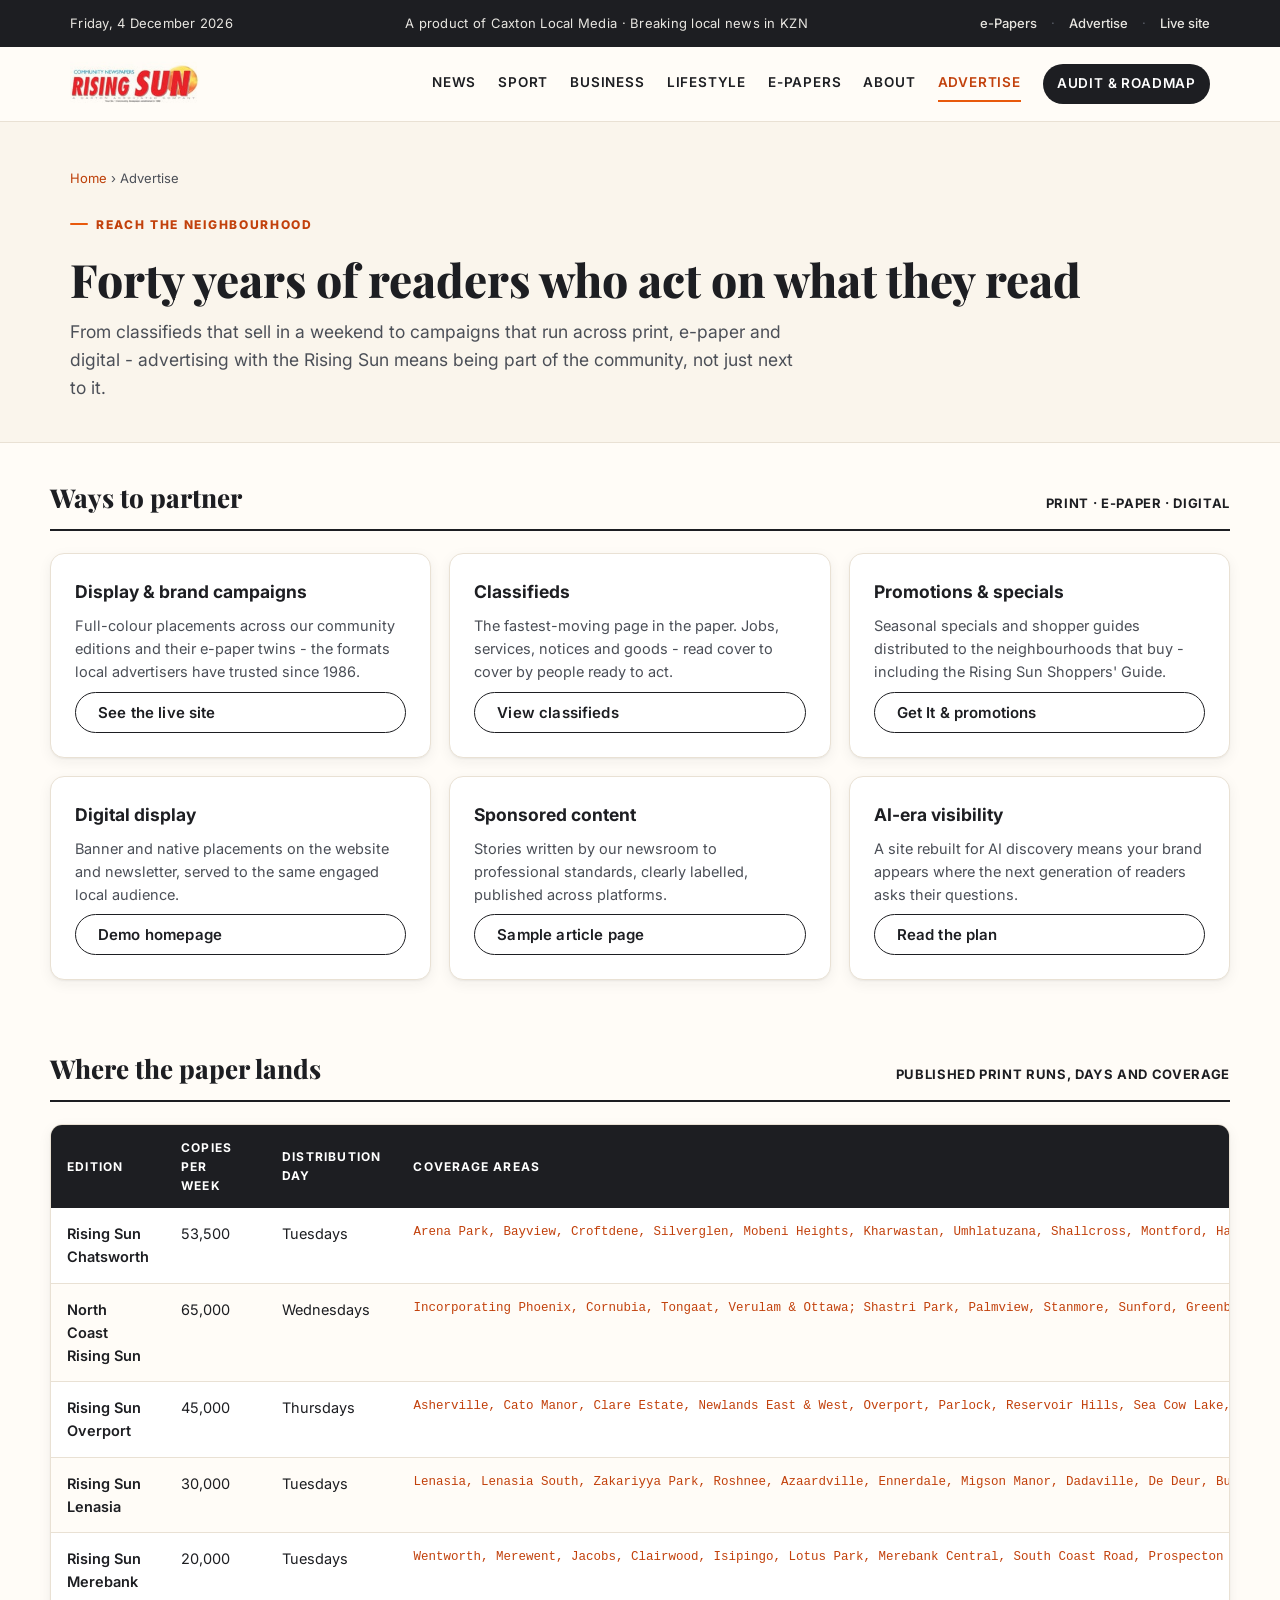
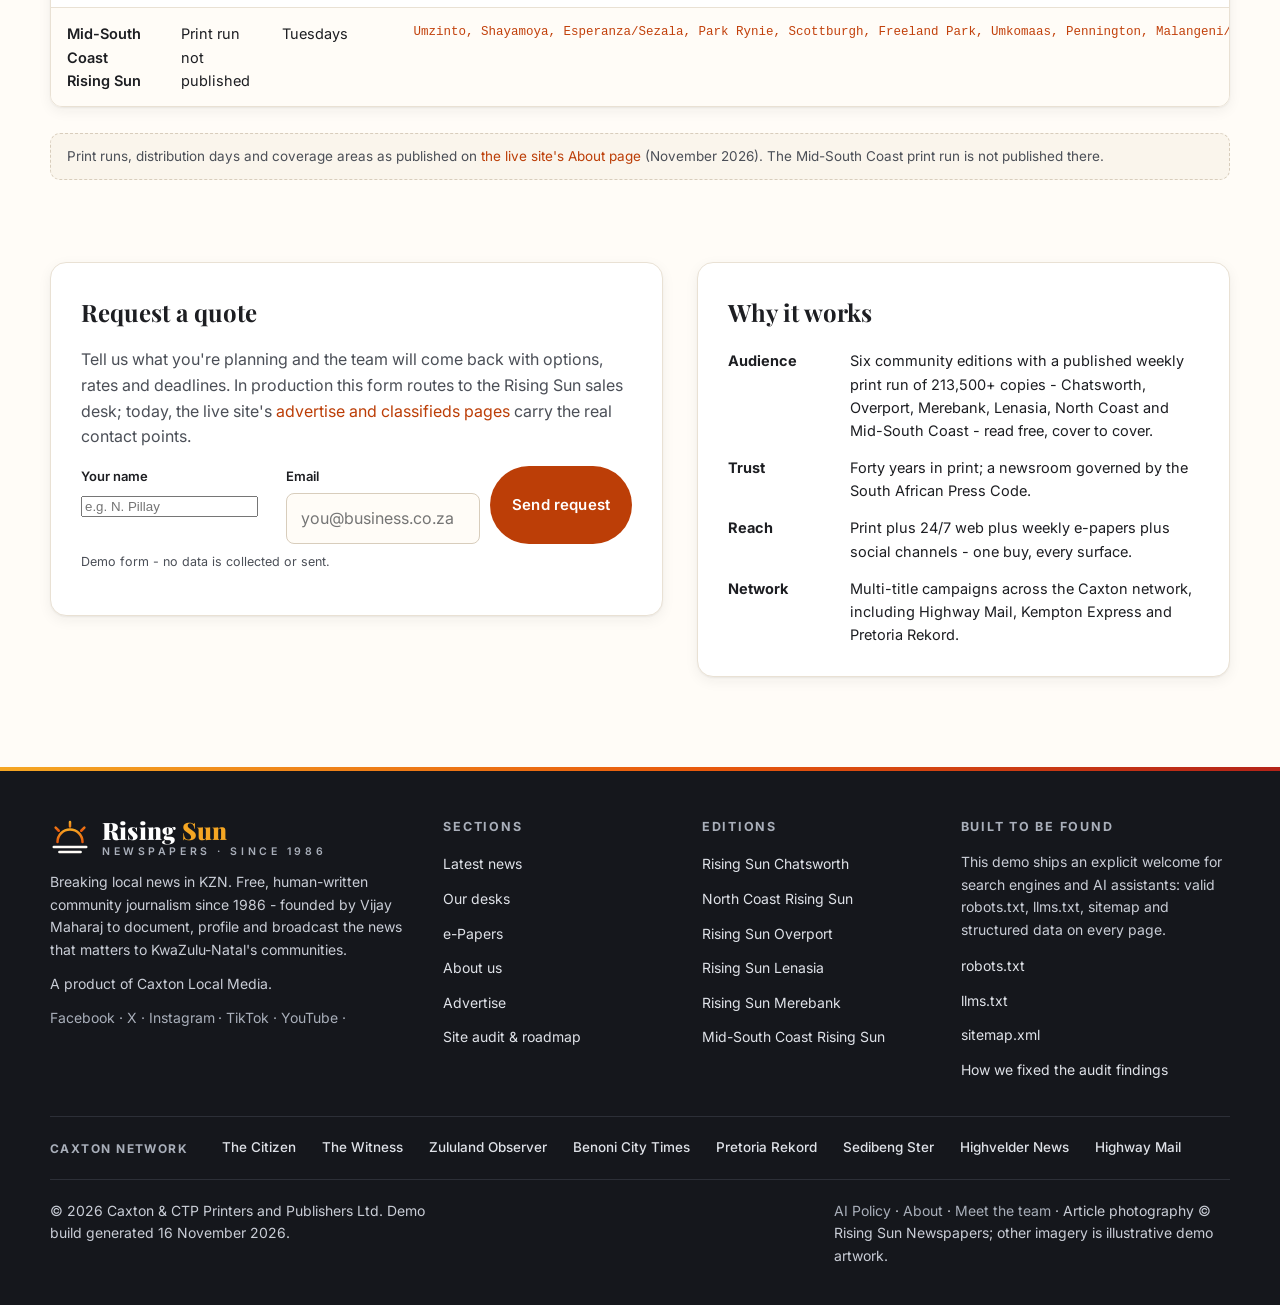
<file: advertise.html>
<!DOCTYPE html>
<html lang="en-ZA">
<head>
  <meta charset="utf-8">
  <meta name="viewport" content="width=device-width, initial-scale=1">
  <title>Advertise | Rising Sun Newspapers</title>
  <meta name="description" content="Advertise with Rising Sun Newspapers: display, classifieds, promotions, digital and sponsored content across seven free community editions in KwaZulu-Natal and Lenasia, part of Caxton Local Media.">
  <link rel="canonical" href="https://risingsunnewspapers.co.za/advertise.html">
  <meta name="robots" content="index, follow, max-image-preview:large">
  <meta property="og:type" content="website">
  <meta property="og:site_name" content="Rising Sun Newspapers">
  <meta property="og:title" content="Advertise | Rising Sun Newspapers">
  <meta property="og:description" content="Advertise with Rising Sun Newspapers: display, classifieds, promotions, digital and sponsored content across seven free community editions in KwaZulu-Natal and Lenasia, part of Caxton Local Media.">
  <meta property="og:url" content="https://risingsunnewspapers.co.za/advertise.html">
  <meta property="og:image" content="https://risingsunnewspapers.co.za/wp-content/uploads/sites/107/2026/11/Jobless-youth-question-eThekwinis-unemployment-decrease-copy-scaled.jpg">
  <meta property="og:image:alt" content="Rising Sun Newspapers - Breaking local news in KZN">
  <meta property="og:locale" content="en_ZA">
  <meta name="twitter:card" content="summary_large_image">
  <meta name="twitter:title" content="Advertise | Rising Sun Newspapers">
  <meta name="twitter:description" content="Advertise with Rising Sun Newspapers: display, classifieds, promotions, digital and sponsored content across seven free community editions in KwaZulu-Natal and Lenasia, part of Caxton Local Media.">
  <meta name="twitter:image" content="https://risingsunnewspapers.co.za/wp-content/uploads/sites/107/2026/11/Jobless-youth-question-eThekwinis-unemployment-decrease-copy-scaled.jpg">
  <meta name="theme-color" content="#1D1E22">
  <link rel="icon" href="favicon.svg" type="image/svg+xml">
  <link rel="manifest" href="manifest.webmanifest">
  <link rel="preconnect" href="https://fonts.googleapis.com">
  <link rel="preconnect" href="https://fonts.gstatic.com" crossorigin>
  <link rel="stylesheet" href="https://fonts.googleapis.com/css2?family=Inter:wght@400;500;600;700;800&family=Playfair+Display:ital,wght@0,700;0,800;0,900;1,700&display=swap">
  <link rel="stylesheet" href="assets/css/style.css">
  <script type="application/ld+json">{"@context": "https://schema.org", "@type": "WebPage", "name": "Advertise with Rising Sun Newspapers", "url": "https://risingsunnewspapers.co.za/advertise.html", "about": {"@context": "https://schema.org", "@type": "NewsMediaOrganization", "name": "Rising Sun Newspapers", "url": "https://risingsunnewspapers.co.za", "logo": {"@type": "ImageObject", "url": "https://images.caxton.co.za/wp-content/uploads/sites/107/2025/09/230x110.jpg"}, "slogan": "Breaking local news in KZN", "foundingDate": "1986", "founder": {"@type": "Person", "name": "Vijay Maharaj"}, "parentOrganization": {"@type": "Organization", "name": "Caxton & CTP Printers and Publishers Ltd"}, "sameAs": ["https://www.facebook.com/risingsunnewspapers", "https://x.com/risingsunonline", "https://www.instagram.com/risingsunonline", "https://www.tiktok.com/@risingsuncommunity", "https://www.youtube.com/channel/UC1uBILF0SLydRgUYJqFMRTA"], "isAccessibleForFree": true, "publishingPrinciples": "https://risingsunnewspapers.co.za/ai-policy/", "knowsLanguage": ["en", "zu", "ta", "hi"]}}</script>
  <script type="application/ld+json">{"@context": "https://schema.org", "@type": "BreadcrumbList", "itemListElement": [{"@type": "ListItem", "position": 1, "name": "Home", "item": "https://risingsunnewspapers.co.za/index.html"}, {"@type": "ListItem", "position": 2, "name": "Advertise", "item": "https://risingsunnewspapers.co.za/advertise.html"}]}</script>
  </head>
<body>

  <a class="skip-link" href="#main">Skip to content</a>
<div class="topbar">
  <div class="wrap topbar-inner">
    <p class="topbar-date" id="topbar-date">16 November 2026</p>
    <p class="topbar-tag">A product of Caxton Local Media &middot; Breaking local news in KZN</p>
    <nav class="topbar-links" aria-label="Utilities">
      <a href="index.html#editions">e-Papers</a><span class="dot" aria-hidden="true">&middot;</span>
      <a href="advertise.html">Advertise</a><span class="dot" aria-hidden="true">&middot;</span>
      <a href="https://risingsunnewspapers.co.za/" rel="noopener">Live site</a>
    </nav>
  </div>
</div>
<header class="site-header">
  <div class="wrap header-inner">
    <a class="brand" href="index.html" aria-label="Rising Sun Newspapers — home">
      <img class="brand-logo" src="assets/img/rising-sun-logo.jpg" alt="Rising Sun Newspapers — Community Newspapers" width="230" height="110" fetchpriority="high" decoding="async">
    </a>
    <button class="nav-toggle" aria-expanded="false" aria-controls="main-nav" aria-label="Open menu">
      <svg width="20" height="20" viewBox="0 0 20 20" aria-hidden="true"><path d="M2 4.5h16M2 10h16M2 15.5h16" stroke="currentColor" stroke-width="2" stroke-linecap="round"/></svg>
    </button>
    <nav class="main-nav" id="main-nav" aria-label="Primary">
      <a href="index.html#latest">News</a>
      <a href="index.html#desks">Sport</a>
      <a href="index.html#desks">Business</a>
      <a href="index.html#desks">Lifestyle</a>
      <a href="index.html#editions">e-Papers</a>
      <a href="about.html">About</a>
      <a href="advertise.html" aria-current="page">Advertise</a>
      <a class="nav-cta" href="audit.html">Audit & Roadmap</a>
    </nav>
  </div>
</header>
<main id="main">
  <section class="page-hero">
    <div class="wrap">
      <nav class="crumbs" aria-label="Breadcrumb"><a href="index.html">Home</a> &rsaquo; Advertise</nav>
      <p class="kicker">Reach the neighbourhood</p>
      <h1>Forty years of readers who act on what they read</h1>
      <p class="lede">From classifieds that sell in a weekend to campaigns that run across print, e-paper and digital - advertising with the Rising Sun means being part of the community, not just next to it.</p>
    </div>
  </section>

  <section class="section wrap" aria-label="Advertising products">
    <div class="section-head"><h2>Ways to partner</h2><span class="more">Print &middot; e-paper &middot; digital</span></div>
    <div class="offer-grid">
      <article class="offer"><h3>Display &amp; brand campaigns</h3><p>Full-colour placements across our community editions and their e-paper twins - the formats local advertisers have trusted since 1986.</p><a class="btn ghost" href="https://risingsunnewspapers.co.za/" rel="noopener">See the live site</a></article>
      <article class="offer"><h3>Classifieds</h3><p>The fastest-moving page in the paper. Jobs, services, notices and goods - read cover to cover by people ready to act.</p><a class="btn ghost" href="https://risingsunnewspapers.co.za/online-classifieds/" rel="noopener">View classifieds</a></article>
      <article class="offer"><h3>Promotions &amp; specials</h3><p>Seasonal specials and shopper guides distributed to the neighbourhoods that buy - including the Rising Sun Shoppers' Guide.</p><a class="btn ghost" href="https://risingsunnewspapers.co.za/get-it/" rel="noopener">Get It &amp; promotions</a></article>
      <article class="offer"><h3>Digital display</h3><p>Banner and native placements on the website and newsletter, served to the same engaged local audience.</p><a class="btn ghost" href="index.html">Demo homepage</a></article>
      <article class="offer"><h3>Sponsored content</h3><p>Stories written by our newsroom to professional standards, clearly labelled, published across platforms.</p><a class="btn ghost" href="article-meeca.html">Sample article page</a></article>
      <article class="offer"><h3>AI-era visibility</h3><p>A site rebuilt for AI discovery means your brand appears where the next generation of readers asks their questions.</p><a class="btn ghost" href="audit.html">Read the plan</a></article>
    </div>
  </section>

  <section class="section wrap" aria-label="Print distribution">
    <div class="section-head"><h2>Where the paper lands</h2><span class="more">Published print runs, days and coverage</span></div>
    <div class="fix-table-wrap">
      <table class="fix">
        <caption class="visually-hidden">Print runs, distribution days and coverage areas per edition</caption>
        <thead><tr><th scope="col">Edition</th><th scope="col">Copies per week</th><th scope="col">Distribution day</th><th scope="col">Coverage areas</th></tr></thead>
        <tbody>
        <tr><td class="issue">Rising Sun Chatsworth</td><td>53,500</td><td>Tuesdays</td><td class="where">Arena Park, Bayview, Croftdene, Silverglen, Mobeni Heights, Kharwastan, Umhlatuzana, Shallcross, Montford, Havenside, Woodhurst, Westcliff, Crossmoor, Moorton, Malvern, Hilary, Buffelsbosch</td></tr>
        <tr><td class="issue">North Coast Rising Sun</td><td>65,000</td><td>Wednesdays</td><td class="where">Incorporating Phoenix, Cornubia, Tongaat, Verulam & Ottawa; Shastri Park, Palmview, Stanmore, Sunford, Greenbury, Mount Edgecombe and more</td></tr>
        <tr><td class="issue">Rising Sun Overport</td><td>45,000</td><td>Thursdays</td><td class="where">Asherville, Cato Manor, Clare Estate, Newlands East & West, Overport, Parlock, Reservoir Hills, Sea Cow Lake, Sydenham, Sherwood, Durban CBD, Springfield Park, Avoca and more</td></tr>
        <tr><td class="issue">Rising Sun Lenasia</td><td>30,000</td><td>Tuesdays</td><td class="where">Lenasia, Lenasia South, Zakariyya Park, Roshnee, Azaardville, Ennerdale, Migson Manor, Dadaville, De Deur, Bush Kopies, Nancefield</td></tr>
        <tr><td class="issue">Rising Sun Merebank</td><td>20,000</td><td>Tuesdays</td><td class="where">Wentworth, Merewent, Jacobs, Clairwood, Isipingo, Lotus Park, Merebank Central, South Coast Road, Prospecton and more</td></tr>
        <tr><td class="issue">Mid-South Coast Rising Sun</td><td>Print run not published</td><td>Tuesdays</td><td class="where">Umzinto, Shayamoya, Esperanza/Sezala, Park Rynie, Scottburgh, Freeland Park, Umkomaas, Pennington, Malangeni/Dududu, Amahlonga, Ifafa</td></tr>
        </tbody>
      </table>
    </div>
    <p class="score-note">Print runs, distribution days and coverage areas as published on <a href="https://risingsunnewspapers.co.za/about-rising-sun-newspapers/" rel="noopener">the live site's About page</a> (November 2026). The Mid-South Coast print run is not published there.</p>
  </section>

  <section class="section wrap" aria-label="Contact">
    <div class="two-col">
      <div class="contact-card">
        <h2>Request a quote</h2>
        <p style="color:var(--ink-soft)">Tell us what you're planning and the team will come back with options, rates and deadlines. In production this form routes to the Rising Sun sales desk; today, the live site's <a href="https://risingsunnewspapers.co.za/" rel="noopener">advertise and classifieds pages</a> carry the real contact points.</p>
        <form class="news-form" id="advertise-form" style="margin-top:16px" novalidate>
          <div style="flex:1">
            <label for="ad-name">Your name</label>
            <input type="text" id="ad-name" name="name" autocomplete="name" required placeholder="e.g. N. Pillay">
          </div>
          <div style="flex:1">
            <label for="ad-email">Email</label>
            <input type="email" id="ad-email" name="email" autocomplete="email" required placeholder="you@business.co.za">
          </div>
          <button class="btn" type="submit">Send request</button>
        </form>
        <p class="form-ok form-note" id="advertise-ok" tabindex="-1" role="status">Thank you - in the production build this routes to the sales team. In this demo, no data leaves the page.</p>
        <p class="form-note">Demo form - no data is collected or sent.</p>
      </div>
      <div class="contact-card">
        <h2>Why it works</h2>
        <ul class="contact-list">
          <li><span class="lbl">Audience</span>Six community editions with a published weekly print run of 213,500+ copies - Chatsworth, Overport, Merebank, Lenasia, North Coast and Mid-South Coast - read free, cover to cover.</li>
          <li><span class="lbl">Trust</span>Forty years in print; a newsroom governed by the South African Press Code.</li>
          <li><span class="lbl">Reach</span>Print plus 24/7 web plus weekly e-papers plus social channels - one buy, every surface.</li>
          <li><span class="lbl">Network</span>Multi-title campaigns across the Caxton network, including Highway Mail, Kempton Express and Pretoria Rekord.</li>
        </ul>
      </div>
    </div>
  </section>
</main>

<footer class="site-footer">
  <div class="wrap footer-grid">
    <div>
      <div class="footer-brand">
        <svg width="40" height="40" viewBox="0 0 64 64" aria-hidden="true" focusable="false">
  <defs><linearGradient id="lgf" x1="0" y1="1" x2="0" y2="0">
    <stop offset="0" stop-color="#E8590C"/><stop offset="1" stop-color="#F5A623"/>
  </linearGradient></defs>
  <g fill="none" stroke="url(#lgf)" stroke-width="4" stroke-linecap="round">
    <path d="M12 40a20 20 0 0 1 40 0"/>
    <path d="M32 8v7M9 17l5 5M55 17l-5 5"/>
    <path d="M6 48h52M15 56h34" stroke="#FFFCF7"/>
  </g>
</svg>
        <span class="brand-text">
          <span class="brand-name">Rising <span class="sun-word" style="color:var(--gold)">Sun</span></span>
          <span class="brand-sub">Newspapers &middot; Since 1986</span>
        </span>
      </div>
      <p>Breaking local news in KZN. Free, human-written community journalism since 1986 - founded by Vijay Maharaj to document, profile and broadcast the news that matters to KwaZulu-Natal's communities.</p>
      <p>A product of Caxton Local Media.</p>
      <p class="footer-social"><a href="https://www.facebook.com/risingsunnewspapers" rel="noopener" aria-label="Rising Sun Newspapers on Facebook">Facebook</a><span class="dot" aria-hidden="true">&middot;</span><a href="https://x.com/risingsunonline" rel="noopener" aria-label="Rising Sun Newspapers on X">X</a><span class="dot" aria-hidden="true">&middot;</span><a href="https://www.instagram.com/risingsunonline" rel="noopener" aria-label="Rising Sun Newspapers on Instagram">Instagram</a><span class="dot" aria-hidden="true">&middot;</span><a href="https://www.tiktok.com/@risingsuncommunity" rel="noopener" aria-label="Rising Sun Newspapers on TikTok">TikTok</a><span class="dot" aria-hidden="true">&middot;</span><a href="https://www.youtube.com/channel/UC1uBILF0SLydRgUYJqFMRTA" rel="noopener" aria-label="Rising Sun Newspapers on YouTube">YouTube</a><span class="dot" aria-hidden="true">&middot;</span></p>
    </div>
    <div>
      <h2>Sections</h2>
      <ul>
      <li><a href="index.html#latest">Latest news</a></li>
      <li><a href="index.html#desks">Our desks</a></li>
      <li><a href="index.html#editions">e-Papers</a></li>
      <li><a href="about.html">About us</a></li>
      <li><a href="advertise.html">Advertise</a></li>
      <li><a href="audit.html">Site audit &amp; roadmap</a></li>
      </ul>
    </div>
    <div>
      <h2>Editions</h2>
      <ul>
      <li><a href="https://risingsunnewspapers.co.za/epapers/" rel="noopener">Rising Sun Chatsworth</a></li>
      <li><a href="https://risingsunnewspapers.co.za/epapers/" rel="noopener">North Coast Rising Sun</a></li>
      <li><a href="https://risingsunnewspapers.co.za/epapers/" rel="noopener">Rising Sun Overport</a></li>
      <li><a href="https://risingsunnewspapers.co.za/epapers/" rel="noopener">Rising Sun Lenasia</a></li>
      <li><a href="https://risingsunnewspapers.co.za/epapers/" rel="noopener">Rising Sun Merebank</a></li>
      <li><a href="https://risingsunnewspapers.co.za/epapers/" rel="noopener">Mid-South Coast Rising Sun</a></li>
      </ul>
    </div>
    <div>
      <h2>Built to be found</h2>
      <p>This demo ships an explicit welcome for search engines and AI assistants: valid robots.txt, llms.txt, sitemap and structured data on every page.</p>
      <ul>
        <li><a href="robots.txt">robots.txt</a></li>
        <li><a href="llms.txt">llms.txt</a></li>
        <li><a href="sitemap.xml">sitemap.xml</a></li>
        <li><a href="audit.html">How we fixed the audit findings</a></li>
      </ul>
    </div>
  </div>
  <div class="wrap footer-sisters">
    <div class="row">
      <span class="lbl">Caxton network</span>
      <a href="https://risingsunnewspapers.co.za/" rel="noopener">The Citizen</a><a href="https://risingsunnewspapers.co.za/" rel="noopener">The Witness</a><a href="https://risingsunnewspapers.co.za/" rel="noopener">Zululand Observer</a><a href="https://risingsunnewspapers.co.za/" rel="noopener">Benoni City Times</a><a href="https://risingsunnewspapers.co.za/" rel="noopener">Pretoria Rekord</a><a href="https://risingsunnewspapers.co.za/" rel="noopener">Sedibeng Ster</a><a href="https://risingsunnewspapers.co.za/" rel="noopener">Highvelder News</a><a href="https://risingsunnewspapers.co.za/" rel="noopener">Highway Mail</a>
    </div>
  </div>
  <div class="wrap footer-legal">
    <p>&copy; 2026 Caxton &amp; CTP Printers and Publishers Ltd. Demo build generated 16 November 2026.</p>
    <p><a href="https://risingsunnewspapers.co.za/ai-policy/" rel="noopener">AI Policy</a> &middot; <a href="https://risingsunnewspapers.co.za/about-rising-sun-newspapers/" rel="noopener">About</a> &middot; <a href="https://risingsunnewspapers.co.za/meet-the-team/" rel="noopener">Meet the team</a> &middot; Article photography &copy; Rising Sun Newspapers; other imagery is illustrative demo artwork.</p>
  </div>
</footer>
  <script src="assets/js/main.js" defer></script>
</body>
</html>
</file>
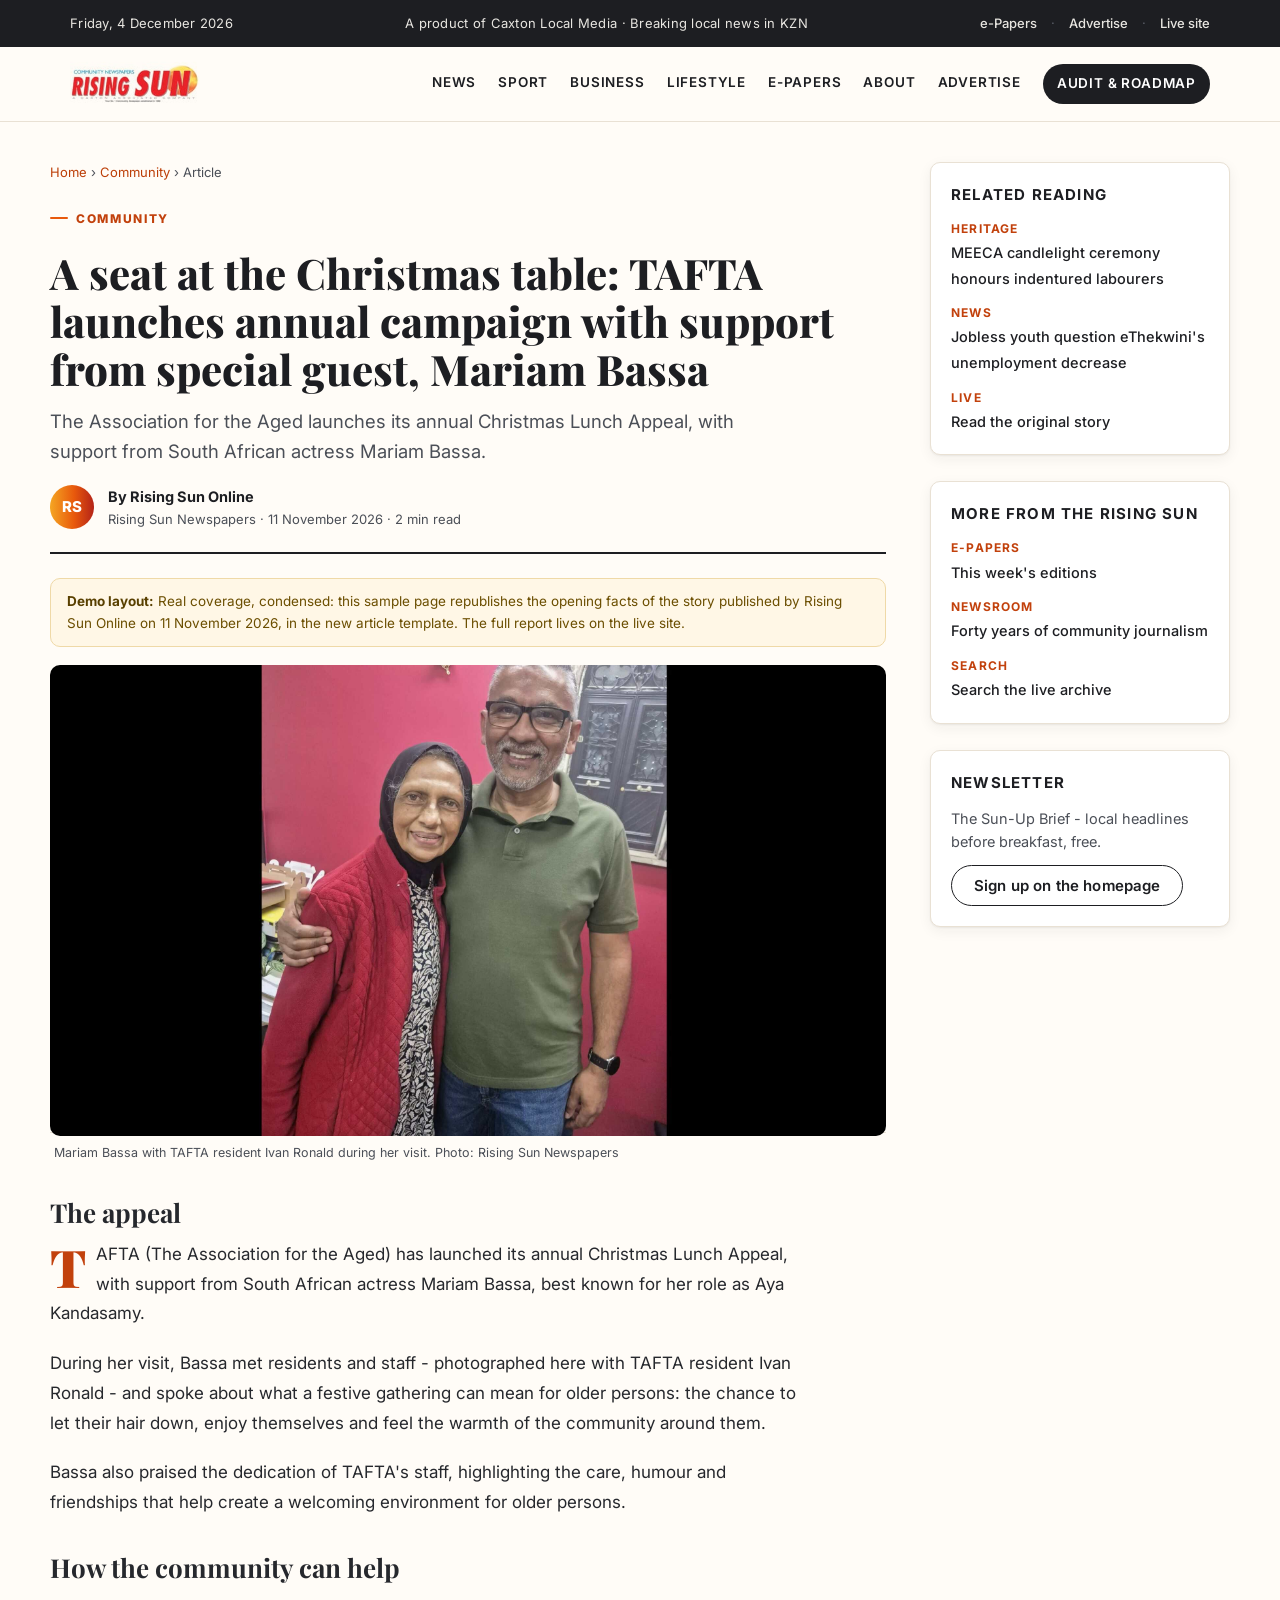
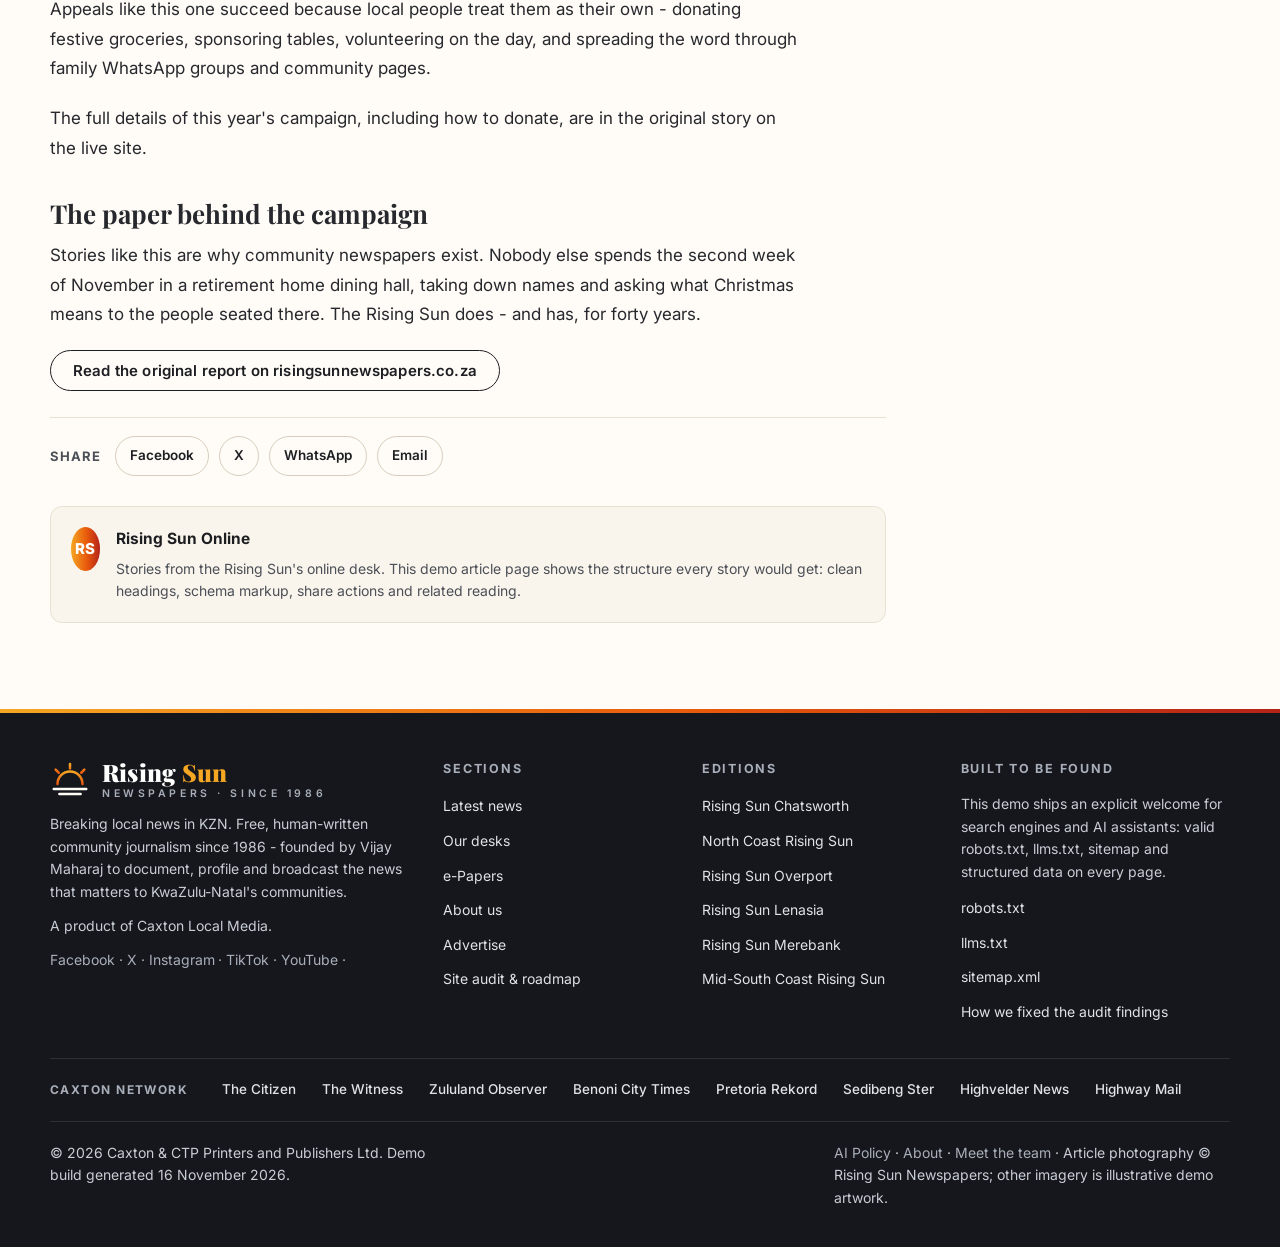
<file: article-christmas-table.html>
<!DOCTYPE html>
<html lang="en-ZA">
<head>
  <meta charset="utf-8">
  <meta name="viewport" content="width=device-width, initial-scale=1">
  <title>A seat at the Christmas table: TAFTA launches annual campaign with support from special guest, Mariam Bassa | Rising Sun Newspapers</title>
  <meta name="description" content="The Association for the Aged launches its annual Christmas Lunch Appeal, with support from South African actress Mariam Bassa.">
  <link rel="canonical" href="https://risingsunnewspapers.co.za/article-christmas-table.html">
  <meta name="robots" content="index, follow, max-image-preview:large">
  <meta property="og:type" content="website">
  <meta property="og:site_name" content="Rising Sun Newspapers">
  <meta property="og:title" content="A seat at the Christmas table: TAFTA launches annual campaign with support from special guest, Mariam Bassa | Rising Sun Newspapers">
  <meta property="og:description" content="The Association for the Aged launches its annual Christmas Lunch Appeal, with support from South African actress Mariam Bassa.">
  <meta property="og:url" content="https://risingsunnewspapers.co.za/article-christmas-table.html">
  <meta property="og:image" content="https://risingsunnewspapers.co.za/wp-content/uploads/sites/107/2026/11/TAFTA-scaled.jpg">
  <meta property="og:image:alt" content="Rising Sun Newspapers - Breaking local news in KZN">
  <meta property="og:locale" content="en_ZA">
  <meta name="twitter:card" content="summary_large_image">
  <meta name="twitter:title" content="A seat at the Christmas table: TAFTA launches annual campaign with support from special guest, Mariam Bassa | Rising Sun Newspapers">
  <meta name="twitter:description" content="The Association for the Aged launches its annual Christmas Lunch Appeal, with support from South African actress Mariam Bassa.">
  <meta name="twitter:image" content="https://risingsunnewspapers.co.za/wp-content/uploads/sites/107/2026/11/TAFTA-scaled.jpg">
  <meta name="theme-color" content="#1D1E22">
  <link rel="icon" href="favicon.svg" type="image/svg+xml">
  <link rel="manifest" href="manifest.webmanifest">
  <link rel="preconnect" href="https://fonts.googleapis.com">
  <link rel="preconnect" href="https://fonts.gstatic.com" crossorigin>
  <link rel="stylesheet" href="https://fonts.googleapis.com/css2?family=Inter:wght@400;500;600;700;800&family=Playfair+Display:ital,wght@0,700;0,800;0,900;1,700&display=swap">
  <link rel="stylesheet" href="assets/css/style.css">
  <script type="application/ld+json">{"@context": "https://schema.org", "@type": "NewsArticle", "headline": "A seat at the Christmas table: TAFTA launches annual campaign with support from special guest, Mariam Bassa", "description": "The Association for the Aged launches its annual Christmas Lunch Appeal, with support from South African actress Mariam Bassa.", "image": "https://risingsunnewspapers.co.za/wp-content/uploads/sites/107/2026/11/TAFTA-scaled.jpg", "datePublished": "2026-11-11", "dateModified": "2026-11-11", "inLanguage": "en-ZA", "isAccessibleForFree": true, "author": {"@type": "Person", "name": "Rising Sun Online"}, "publisher": {"@type": "NewsMediaOrganization", "name": "Rising Sun Newspapers", "logo": {"@type": "ImageObject", "url": "https://images.caxton.co.za/wp-content/uploads/sites/107/2025/09/230x110.jpg"}}, "mainEntityOfPage": "https://risingsunnewspapers.co.za/article-christmas-table.html"}</script>
  <script type="application/ld+json">{"@context": "https://schema.org", "@type": "BreadcrumbList", "itemListElement": [{"@type": "ListItem", "position": 1, "name": "Home", "item": "https://risingsunnewspapers.co.za/index.html"}, {"@type": "ListItem", "position": 2, "name": "Community", "item": "https://risingsunnewspapers.co.za/index.html#latest"}]}</script>
  </head>
<body>
<div id="read-progress" aria-hidden="true" style="position:fixed;top:0;left:0;height:3px;width:0;background:var(--grad-sunrise);z-index:160;"></div>
  <a class="skip-link" href="#main">Skip to content</a>
<div class="topbar">
  <div class="wrap topbar-inner">
    <p class="topbar-date" id="topbar-date">16 November 2026</p>
    <p class="topbar-tag">A product of Caxton Local Media &middot; Breaking local news in KZN</p>
    <nav class="topbar-links" aria-label="Utilities">
      <a href="index.html#editions">e-Papers</a><span class="dot" aria-hidden="true">&middot;</span>
      <a href="advertise.html">Advertise</a><span class="dot" aria-hidden="true">&middot;</span>
      <a href="https://risingsunnewspapers.co.za/" rel="noopener">Live site</a>
    </nav>
  </div>
</div>
<header class="site-header">
  <div class="wrap header-inner">
    <a class="brand" href="index.html" aria-label="Rising Sun Newspapers — home">
      <img class="brand-logo" src="assets/img/rising-sun-logo.jpg" alt="Rising Sun Newspapers — Community Newspapers" width="230" height="110" fetchpriority="high" decoding="async">
    </a>
    <button class="nav-toggle" aria-expanded="false" aria-controls="main-nav" aria-label="Open menu">
      <svg width="20" height="20" viewBox="0 0 20 20" aria-hidden="true"><path d="M2 4.5h16M2 10h16M2 15.5h16" stroke="currentColor" stroke-width="2" stroke-linecap="round"/></svg>
    </button>
    <nav class="main-nav" id="main-nav" aria-label="Primary">
      <a href="index.html#latest">News</a>
      <a href="index.html#desks">Sport</a>
      <a href="index.html#desks">Business</a>
      <a href="index.html#desks">Lifestyle</a>
      <a href="index.html#editions">e-Papers</a>
      <a href="about.html">About</a>
      <a href="advertise.html">Advertise</a>
      <a class="nav-cta" href="audit.html">Audit & Roadmap</a>
    </nav>
  </div>
</header>
<main id="main">
  <div class="wrap article-wrap">
    <article>
      <nav class="crumbs" aria-label="Breadcrumb" style="font-size:13px;color:var(--ink-soft);margin-bottom:14px">
        <a href="index.html">Home</a> &rsaquo; <a href="index.html#latest">Community</a> &rsaquo; <span aria-current="page">Article</span>
      </nav>
      <div class="article-head">
        <p class="kicker">Community</p>
        <h1>A seat at the Christmas table: TAFTA launches annual campaign with support from special guest, Mariam Bassa</h1>
        <p class="standfirst">The Association for the Aged launches its annual Christmas Lunch Appeal, with support from South African actress Mariam Bassa.</p>
        <div class="byline-row">
          <span class="avatar" aria-hidden="true">RS</span>
          <span class="who"><strong>By Rising Sun Online</strong><span>Rising Sun Newspapers &middot; 11 November 2026 &middot; 2 min read</span></span>
        </div>
      </div>
      <p class="demo-note"><strong>Demo layout:</strong> Real coverage, condensed: this sample page republishes the opening facts of the story published by Rising Sun Online on 11 November 2026, in the new article template. The full report lives on the live site.</p>
      <figure class="article-media">
        <img src="assets/img/article-tafta.jpg" alt="Actress Mariam Bassa with TAFTA resident Ivan Ronald during her visit (photo: Rising Sun Newspapers)" width="2560" height="1700" fetchpriority="high" decoding="async">
        <figcaption>Mariam Bassa with TAFTA resident Ivan Ronald during her visit. Photo: Rising Sun Newspapers</figcaption>
      </figure>
      <div class="prose">
        <h2>The appeal</h2>
        <p class="first">TAFTA (The Association for the Aged) has launched its annual Christmas Lunch Appeal, with support from South African actress Mariam Bassa, best known for her role as Aya Kandasamy.</p>
        <p>During her visit, Bassa met residents and staff - photographed here with TAFTA resident Ivan Ronald - and spoke about what a festive gathering can mean for older persons: the chance to let their hair down, enjoy themselves and feel the warmth of the community around them.</p>
        <p>Bassa also praised the dedication of TAFTA's staff, highlighting the care, humour and friendships that help create a welcoming environment for older persons.</p>
        <h2>How the community can help</h2>
        <p>Appeals like this one succeed because local people treat them as their own - donating festive groceries, sponsoring tables, volunteering on the day, and spreading the word through family WhatsApp groups and community pages.</p>
        <p>The full details of this year's campaign, including how to donate, are in the original story on the live site.</p>
        <h2>The paper behind the campaign</h2>
        <p>Stories like this are why community newspapers exist. Nobody else spends the second week of November in a retirement home dining hall, taking down names and asking what Christmas means to the people seated there. The Rising Sun does - and has, for forty years.</p>
      </div>
      <p style="margin-top:18px"><a class="btn ghost" href="https://risingsunnewspapers.co.za/331653/a-seat-at-the-christmas-table-tafta-launches-annual-campaign-with-support-from-special-guest-mariam-bassa/" target="_blank" rel="noopener">Read the original report on risingsunnewspapers.co.za</a></p>
    <div class="share-row">
      <span class="lbl">Share</span>
      <a href="https://www.facebook.com/sharer/sharer.php?u=https://risingsunnewspapers.co.za/article-christmas-table.html" rel="noopener">Facebook</a>
      <a href="https://x.com/intent/post?url=https://risingsunnewspapers.co.za/article-christmas-table.html&text=A seat at the Christmas table: TAFTA launches annual campaign with support from special guest, Mariam Bassa" rel="noopener">X</a>
      <a href="https://wa.me/?text=A seat at the Christmas table: TAFTA launches annual campaign with support from special guest, Mariam Bassa%20https://risingsunnewspapers.co.za/article-christmas-table.html" rel="noopener">WhatsApp</a>
      <a href="mailto:?subject=A seat at the Christmas table: TAFTA launches annual campaign with support from special guest, Mariam Bassa&body=https://risingsunnewspapers.co.za/article-christmas-table.html">Email</a>
    </div>
      <div class="author-box">
        <span class="avatar" aria-hidden="true">RS</span>
        <div>
          <h3>Rising Sun Online</h3>
          <p>Stories from the Rising Sun's online desk. This demo article page shows the structure every story would get: clean headings, schema markup, share actions and related reading.</p>
        </div>
      </div>
    </article>
    <aside class="article-side" aria-label="Related and utility">
      <div class="side-box">
        <h2>Related reading</h2>
        <ul>
        <li><span class="k">Heritage</span><a href="article-meeca.html">MEECA candlelight ceremony honours indentured labourers</a></li>
        <li><span class="k">News</span><a href="article-jobless-youth.html">Jobless youth question eThekwini's unemployment decrease</a></li>
        <li><span class="k">Live</span><a href="https://risingsunnewspapers.co.za/331653/a-seat-at-the-christmas-table-tafta-launches-annual-campaign-with-support-from-special-guest-mariam-bassa/" target="_blank" rel="noopener">Read the original story<span class="visually-hidden"> — opens risingsunnewspapers.co.za</span></a></li>
        </ul>
      </div>
      <div class="side-box">
        <h2>More from the Rising Sun</h2>
        <ul>
          <li><span class="k">e-Papers</span><a href="index.html#editions">This week's editions</a></li>
          <li><span class="k">Newsroom</span><a href="about.html">Forty years of community journalism</a></li>
          <li><span class="k">Search</span><a href="https://risingsunnewspapers.co.za/?s=chatsworth" rel="noopener">Search the live archive</a></li>
        </ul>
      </div>
      <div class="side-box">
        <h2>Newsletter</h2>
        <p style="font-size:14.5px;color:var(--ink-soft);margin:0">The Sun-Up Brief - local headlines before breakfast, free.</p>
        <a class="btn ghost" href="index.html#editions" style="margin-top:12px">Sign up on the homepage</a>
      </div>
    </aside>
  </div>
</main>

<footer class="site-footer">
  <div class="wrap footer-grid">
    <div>
      <div class="footer-brand">
        <svg width="40" height="40" viewBox="0 0 64 64" aria-hidden="true" focusable="false">
  <defs><linearGradient id="lgf" x1="0" y1="1" x2="0" y2="0">
    <stop offset="0" stop-color="#E8590C"/><stop offset="1" stop-color="#F5A623"/>
  </linearGradient></defs>
  <g fill="none" stroke="url(#lgf)" stroke-width="4" stroke-linecap="round">
    <path d="M12 40a20 20 0 0 1 40 0"/>
    <path d="M32 8v7M9 17l5 5M55 17l-5 5"/>
    <path d="M6 48h52M15 56h34" stroke="#FFFCF7"/>
  </g>
</svg>
        <span class="brand-text">
          <span class="brand-name">Rising <span class="sun-word" style="color:var(--gold)">Sun</span></span>
          <span class="brand-sub">Newspapers &middot; Since 1986</span>
        </span>
      </div>
      <p>Breaking local news in KZN. Free, human-written community journalism since 1986 - founded by Vijay Maharaj to document, profile and broadcast the news that matters to KwaZulu-Natal's communities.</p>
      <p>A product of Caxton Local Media.</p>
      <p class="footer-social"><a href="https://www.facebook.com/risingsunnewspapers" rel="noopener" aria-label="Rising Sun Newspapers on Facebook">Facebook</a><span class="dot" aria-hidden="true">&middot;</span><a href="https://x.com/risingsunonline" rel="noopener" aria-label="Rising Sun Newspapers on X">X</a><span class="dot" aria-hidden="true">&middot;</span><a href="https://www.instagram.com/risingsunonline" rel="noopener" aria-label="Rising Sun Newspapers on Instagram">Instagram</a><span class="dot" aria-hidden="true">&middot;</span><a href="https://www.tiktok.com/@risingsuncommunity" rel="noopener" aria-label="Rising Sun Newspapers on TikTok">TikTok</a><span class="dot" aria-hidden="true">&middot;</span><a href="https://www.youtube.com/channel/UC1uBILF0SLydRgUYJqFMRTA" rel="noopener" aria-label="Rising Sun Newspapers on YouTube">YouTube</a><span class="dot" aria-hidden="true">&middot;</span></p>
    </div>
    <div>
      <h2>Sections</h2>
      <ul>
      <li><a href="index.html#latest">Latest news</a></li>
      <li><a href="index.html#desks">Our desks</a></li>
      <li><a href="index.html#editions">e-Papers</a></li>
      <li><a href="about.html">About us</a></li>
      <li><a href="advertise.html">Advertise</a></li>
      <li><a href="audit.html">Site audit &amp; roadmap</a></li>
      </ul>
    </div>
    <div>
      <h2>Editions</h2>
      <ul>
      <li><a href="https://risingsunnewspapers.co.za/epapers/" rel="noopener">Rising Sun Chatsworth</a></li>
      <li><a href="https://risingsunnewspapers.co.za/epapers/" rel="noopener">North Coast Rising Sun</a></li>
      <li><a href="https://risingsunnewspapers.co.za/epapers/" rel="noopener">Rising Sun Overport</a></li>
      <li><a href="https://risingsunnewspapers.co.za/epapers/" rel="noopener">Rising Sun Lenasia</a></li>
      <li><a href="https://risingsunnewspapers.co.za/epapers/" rel="noopener">Rising Sun Merebank</a></li>
      <li><a href="https://risingsunnewspapers.co.za/epapers/" rel="noopener">Mid-South Coast Rising Sun</a></li>
      </ul>
    </div>
    <div>
      <h2>Built to be found</h2>
      <p>This demo ships an explicit welcome for search engines and AI assistants: valid robots.txt, llms.txt, sitemap and structured data on every page.</p>
      <ul>
        <li><a href="robots.txt">robots.txt</a></li>
        <li><a href="llms.txt">llms.txt</a></li>
        <li><a href="sitemap.xml">sitemap.xml</a></li>
        <li><a href="audit.html">How we fixed the audit findings</a></li>
      </ul>
    </div>
  </div>
  <div class="wrap footer-sisters">
    <div class="row">
      <span class="lbl">Caxton network</span>
      <a href="https://risingsunnewspapers.co.za/" rel="noopener">The Citizen</a><a href="https://risingsunnewspapers.co.za/" rel="noopener">The Witness</a><a href="https://risingsunnewspapers.co.za/" rel="noopener">Zululand Observer</a><a href="https://risingsunnewspapers.co.za/" rel="noopener">Benoni City Times</a><a href="https://risingsunnewspapers.co.za/" rel="noopener">Pretoria Rekord</a><a href="https://risingsunnewspapers.co.za/" rel="noopener">Sedibeng Ster</a><a href="https://risingsunnewspapers.co.za/" rel="noopener">Highvelder News</a><a href="https://risingsunnewspapers.co.za/" rel="noopener">Highway Mail</a>
    </div>
  </div>
  <div class="wrap footer-legal">
    <p>&copy; 2026 Caxton &amp; CTP Printers and Publishers Ltd. Demo build generated 16 November 2026.</p>
    <p><a href="https://risingsunnewspapers.co.za/ai-policy/" rel="noopener">AI Policy</a> &middot; <a href="https://risingsunnewspapers.co.za/about-rising-sun-newspapers/" rel="noopener">About</a> &middot; <a href="https://risingsunnewspapers.co.za/meet-the-team/" rel="noopener">Meet the team</a> &middot; Article photography &copy; Rising Sun Newspapers; other imagery is illustrative demo artwork.</p>
  </div>
</footer>
  <script src="assets/js/main.js" defer></script>
</body>
</html>
</file>
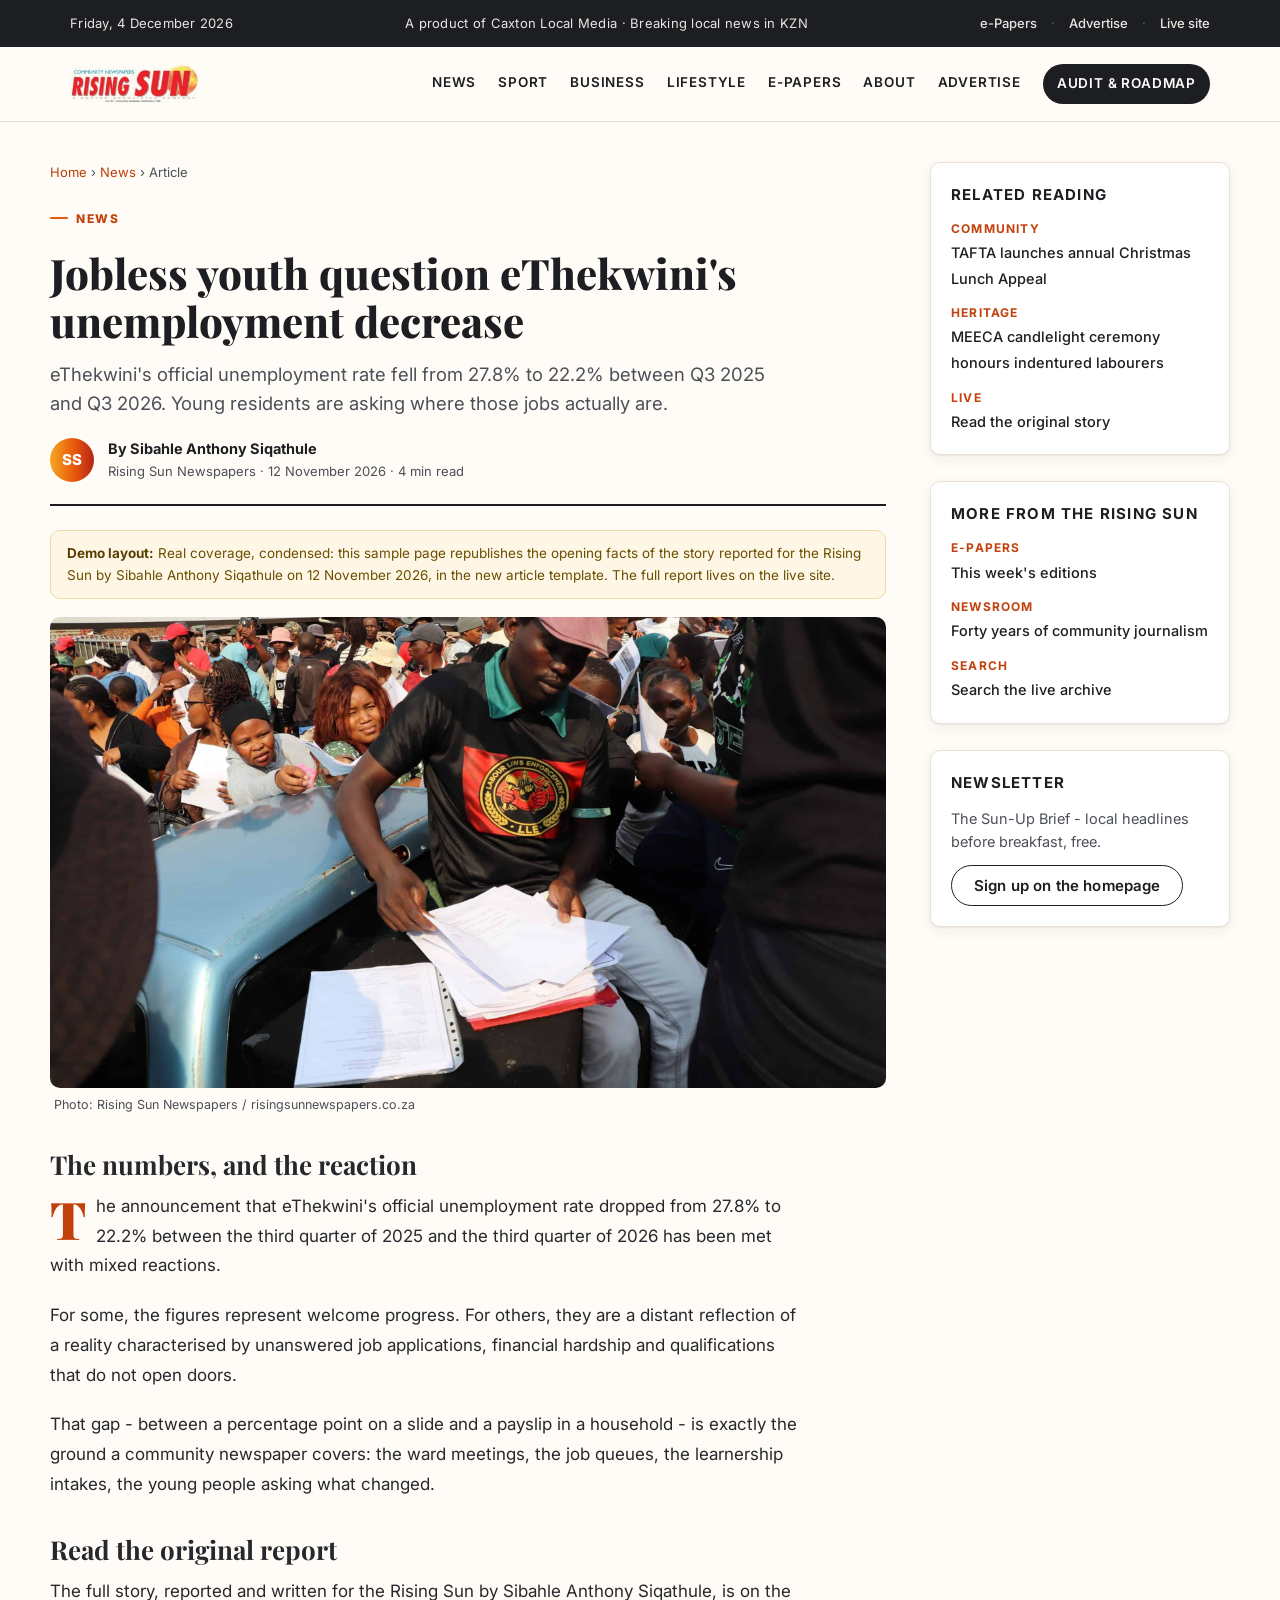
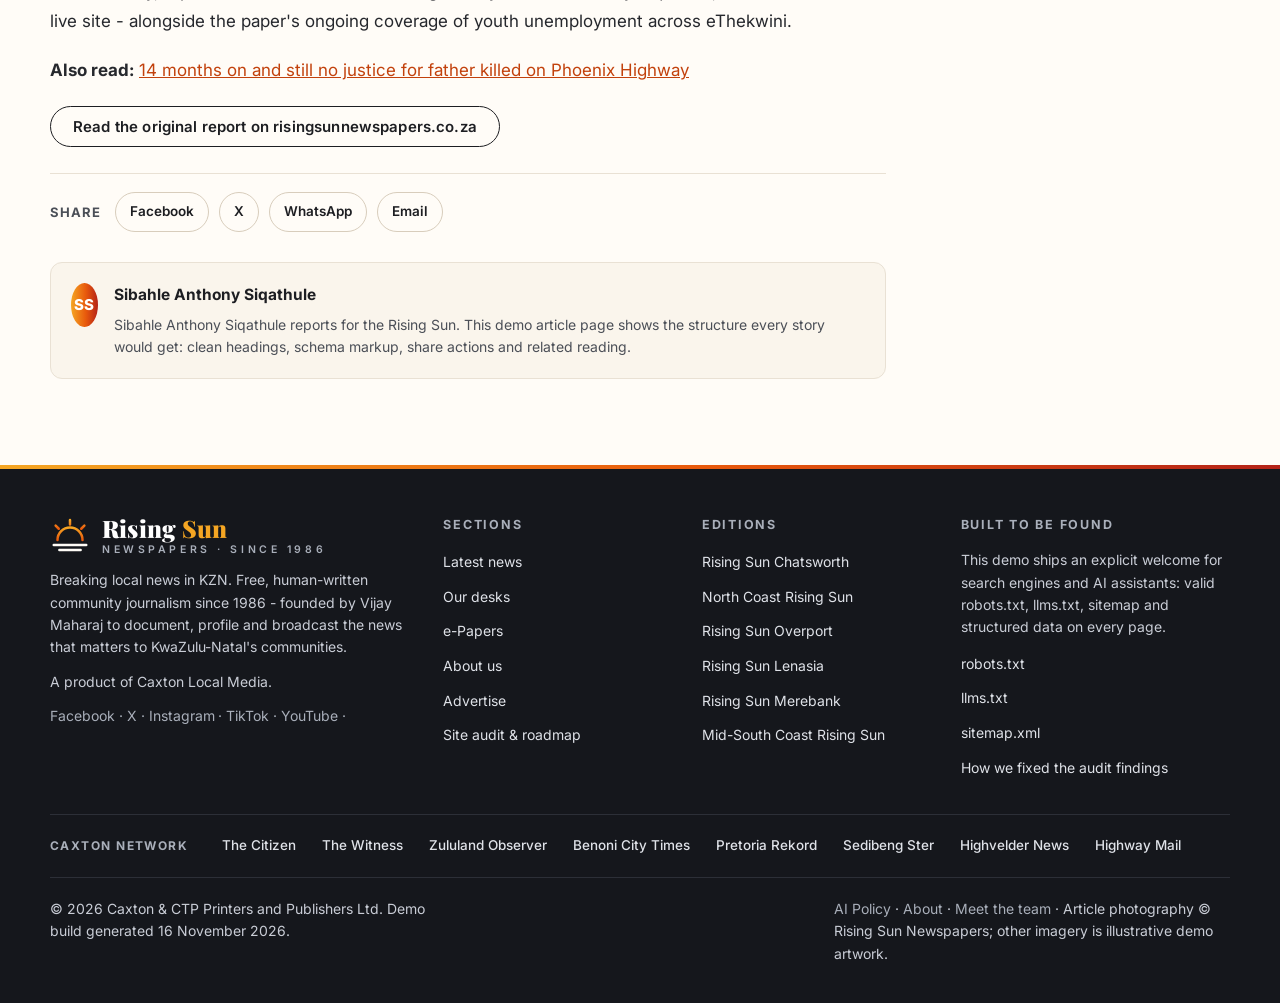
<file: article-jobless-youth.html>
<!DOCTYPE html>
<html lang="en-ZA">
<head>
  <meta charset="utf-8">
  <meta name="viewport" content="width=device-width, initial-scale=1">
  <title>Jobless youth question eThekwini's unemployment decrease | Rising Sun Newspapers</title>
  <meta name="description" content="eThekwini's official unemployment rate fell from 27.8% to 22.2% between Q3 2025 and Q3 2026. Young residents are asking where those jobs actually are.">
  <link rel="canonical" href="https://risingsunnewspapers.co.za/article-jobless-youth.html">
  <meta name="robots" content="index, follow, max-image-preview:large">
  <meta property="og:type" content="website">
  <meta property="og:site_name" content="Rising Sun Newspapers">
  <meta property="og:title" content="Jobless youth question eThekwini's unemployment decrease | Rising Sun Newspapers">
  <meta property="og:description" content="eThekwini's official unemployment rate fell from 27.8% to 22.2% between Q3 2025 and Q3 2026. Young residents are asking where those jobs actually are.">
  <meta property="og:url" content="https://risingsunnewspapers.co.za/article-jobless-youth.html">
  <meta property="og:image" content="https://risingsunnewspapers.co.za/wp-content/uploads/sites/107/2026/11/Jobless-youth-question-eThekwinis-unemployment-decrease-copy-scaled.jpg">
  <meta property="og:image:alt" content="Rising Sun Newspapers - Breaking local news in KZN">
  <meta property="og:locale" content="en_ZA">
  <meta name="twitter:card" content="summary_large_image">
  <meta name="twitter:title" content="Jobless youth question eThekwini's unemployment decrease | Rising Sun Newspapers">
  <meta name="twitter:description" content="eThekwini's official unemployment rate fell from 27.8% to 22.2% between Q3 2025 and Q3 2026. Young residents are asking where those jobs actually are.">
  <meta name="twitter:image" content="https://risingsunnewspapers.co.za/wp-content/uploads/sites/107/2026/11/Jobless-youth-question-eThekwinis-unemployment-decrease-copy-scaled.jpg">
  <meta name="theme-color" content="#1D1E22">
  <link rel="icon" href="favicon.svg" type="image/svg+xml">
  <link rel="manifest" href="manifest.webmanifest">
  <link rel="preconnect" href="https://fonts.googleapis.com">
  <link rel="preconnect" href="https://fonts.gstatic.com" crossorigin>
  <link rel="stylesheet" href="https://fonts.googleapis.com/css2?family=Inter:wght@400;500;600;700;800&family=Playfair+Display:ital,wght@0,700;0,800;0,900;1,700&display=swap">
  <link rel="stylesheet" href="assets/css/style.css">
  <script type="application/ld+json">{"@context": "https://schema.org", "@type": "NewsArticle", "headline": "Jobless youth question eThekwini's unemployment decrease", "description": "eThekwini's official unemployment rate fell from 27.8% to 22.2% between Q3 2025 and Q3 2026. Young residents are asking where those jobs actually are.", "image": "https://risingsunnewspapers.co.za/wp-content/uploads/sites/107/2026/11/Jobless-youth-question-eThekwinis-unemployment-decrease-copy-scaled.jpg", "datePublished": "2026-11-12", "dateModified": "2026-11-12", "inLanguage": "en-ZA", "isAccessibleForFree": true, "author": {"@type": "Person", "name": "Sibahle Anthony Siqathule"}, "publisher": {"@type": "NewsMediaOrganization", "name": "Rising Sun Newspapers", "logo": {"@type": "ImageObject", "url": "https://images.caxton.co.za/wp-content/uploads/sites/107/2025/09/230x110.jpg"}}, "mainEntityOfPage": "https://risingsunnewspapers.co.za/article-jobless-youth.html"}</script>
  <script type="application/ld+json">{"@context": "https://schema.org", "@type": "BreadcrumbList", "itemListElement": [{"@type": "ListItem", "position": 1, "name": "Home", "item": "https://risingsunnewspapers.co.za/index.html"}, {"@type": "ListItem", "position": 2, "name": "News", "item": "https://risingsunnewspapers.co.za/index.html#latest"}]}</script>
  </head>
<body>
<div id="read-progress" aria-hidden="true" style="position:fixed;top:0;left:0;height:3px;width:0;background:var(--grad-sunrise);z-index:160;"></div>
  <a class="skip-link" href="#main">Skip to content</a>
<div class="topbar">
  <div class="wrap topbar-inner">
    <p class="topbar-date" id="topbar-date">16 November 2026</p>
    <p class="topbar-tag">A product of Caxton Local Media &middot; Breaking local news in KZN</p>
    <nav class="topbar-links" aria-label="Utilities">
      <a href="index.html#editions">e-Papers</a><span class="dot" aria-hidden="true">&middot;</span>
      <a href="advertise.html">Advertise</a><span class="dot" aria-hidden="true">&middot;</span>
      <a href="https://risingsunnewspapers.co.za/" rel="noopener">Live site</a>
    </nav>
  </div>
</div>
<header class="site-header">
  <div class="wrap header-inner">
    <a class="brand" href="index.html" aria-label="Rising Sun Newspapers — home">
      <img class="brand-logo" src="assets/img/rising-sun-logo.jpg" alt="Rising Sun Newspapers — Community Newspapers" width="230" height="110" fetchpriority="high" decoding="async">
    </a>
    <button class="nav-toggle" aria-expanded="false" aria-controls="main-nav" aria-label="Open menu">
      <svg width="20" height="20" viewBox="0 0 20 20" aria-hidden="true"><path d="M2 4.5h16M2 10h16M2 15.5h16" stroke="currentColor" stroke-width="2" stroke-linecap="round"/></svg>
    </button>
    <nav class="main-nav" id="main-nav" aria-label="Primary">
      <a href="index.html#latest">News</a>
      <a href="index.html#desks">Sport</a>
      <a href="index.html#desks">Business</a>
      <a href="index.html#desks">Lifestyle</a>
      <a href="index.html#editions">e-Papers</a>
      <a href="about.html">About</a>
      <a href="advertise.html">Advertise</a>
      <a class="nav-cta" href="audit.html">Audit & Roadmap</a>
    </nav>
  </div>
</header>
<main id="main">
  <div class="wrap article-wrap">
    <article>
      <nav class="crumbs" aria-label="Breadcrumb" style="font-size:13px;color:var(--ink-soft);margin-bottom:14px">
        <a href="index.html">Home</a> &rsaquo; <a href="index.html#latest">News</a> &rsaquo; <span aria-current="page">Article</span>
      </nav>
      <div class="article-head">
        <p class="kicker">News</p>
        <h1>Jobless youth question eThekwini's unemployment decrease</h1>
        <p class="standfirst">eThekwini's official unemployment rate fell from 27.8% to 22.2% between Q3 2025 and Q3 2026. Young residents are asking where those jobs actually are.</p>
        <div class="byline-row">
          <span class="avatar" aria-hidden="true">SS</span>
          <span class="who"><strong>By Sibahle Anthony Siqathule</strong><span>Rising Sun Newspapers &middot; 12 November 2026 &middot; 4 min read</span></span>
        </div>
      </div>
      <p class="demo-note"><strong>Demo layout:</strong> Real coverage, condensed: this sample page republishes the opening facts of the story reported for the Rising Sun by Sibahle Anthony Siqathule on 12 November 2026, in the new article template. The full report lives on the live site.</p>
      <figure class="article-media">
        <img src="assets/img/article-jobless.jpg" alt="Photo accompanying the Rising Sun report on youth unemployment in eThekwini (photo: Rising Sun Newspapers)" width="2560" height="1707" fetchpriority="high" decoding="async">
        <figcaption>Photo: Rising Sun Newspapers / risingsunnewspapers.co.za</figcaption>
      </figure>
      <div class="prose">
        <h2>The numbers, and the reaction</h2>
        <p class="first">The announcement that eThekwini's official unemployment rate dropped from 27.8% to 22.2% between the third quarter of 2025 and the third quarter of 2026 has been met with mixed reactions.</p>
        <p>For some, the figures represent welcome progress. For others, they are a distant reflection of a reality characterised by unanswered job applications, financial hardship and qualifications that do not open doors.</p>
        <p>That gap - between a percentage point on a slide and a payslip in a household - is exactly the ground a community newspaper covers: the ward meetings, the job queues, the learnership intakes, the young people asking what changed.</p>
        <h2>Read the original report</h2>
        <p>The full story, reported and written for the Rising Sun by Sibahle Anthony Siqathule, is on the live site - alongside the paper's ongoing coverage of youth unemployment across eThekwini.</p>
        <p class="also-read"><strong>Also read:</strong> <a href="https://risingsunnewspapers.co.za/331617/14-months-on-and-still-no-justice-for-father-killed-on-phoenix-highway/" target="_blank" rel="noopener">14 months on and still no justice for father killed on Phoenix Highway<span class="visually-hidden"> — opens the original story on risingsunnewspapers.co.za</span></a></p>
      </div>
      <p style="margin-top:18px"><a class="btn ghost" href="https://risingsunnewspapers.co.za/331684/jobless-youth-question-ethekwinis-unemployment-decrease/" target="_blank" rel="noopener">Read the original report on risingsunnewspapers.co.za</a></p>
    <div class="share-row">
      <span class="lbl">Share</span>
      <a href="https://www.facebook.com/sharer/sharer.php?u=https://risingsunnewspapers.co.za/article-jobless-youth.html" rel="noopener">Facebook</a>
      <a href="https://x.com/intent/post?url=https://risingsunnewspapers.co.za/article-jobless-youth.html&text=Jobless youth question eThekwini's unemployment decrease" rel="noopener">X</a>
      <a href="https://wa.me/?text=Jobless youth question eThekwini's unemployment decrease%20https://risingsunnewspapers.co.za/article-jobless-youth.html" rel="noopener">WhatsApp</a>
      <a href="mailto:?subject=Jobless youth question eThekwini's unemployment decrease&body=https://risingsunnewspapers.co.za/article-jobless-youth.html">Email</a>
    </div>
      <div class="author-box">
        <span class="avatar" aria-hidden="true">SS</span>
        <div>
          <h3>Sibahle Anthony Siqathule</h3>
          <p>Sibahle Anthony Siqathule reports for the Rising Sun. This demo article page shows the structure every story would get: clean headings, schema markup, share actions and related reading.</p>
        </div>
      </div>
    </article>
    <aside class="article-side" aria-label="Related and utility">
      <div class="side-box">
        <h2>Related reading</h2>
        <ul>
        <li><span class="k">Community</span><a href="article-christmas-table.html">TAFTA launches annual Christmas Lunch Appeal</a></li>
        <li><span class="k">Heritage</span><a href="article-meeca.html">MEECA candlelight ceremony honours indentured labourers</a></li>
        <li><span class="k">Live</span><a href="https://risingsunnewspapers.co.za/331684/jobless-youth-question-ethekwinis-unemployment-decrease/" target="_blank" rel="noopener">Read the original story<span class="visually-hidden"> — opens risingsunnewspapers.co.za</span></a></li>
        </ul>
      </div>
      <div class="side-box">
        <h2>More from the Rising Sun</h2>
        <ul>
          <li><span class="k">e-Papers</span><a href="index.html#editions">This week's editions</a></li>
          <li><span class="k">Newsroom</span><a href="about.html">Forty years of community journalism</a></li>
          <li><span class="k">Search</span><a href="https://risingsunnewspapers.co.za/?s=chatsworth" rel="noopener">Search the live archive</a></li>
        </ul>
      </div>
      <div class="side-box">
        <h2>Newsletter</h2>
        <p style="font-size:14.5px;color:var(--ink-soft);margin:0">The Sun-Up Brief - local headlines before breakfast, free.</p>
        <a class="btn ghost" href="index.html#editions" style="margin-top:12px">Sign up on the homepage</a>
      </div>
    </aside>
  </div>
</main>

<footer class="site-footer">
  <div class="wrap footer-grid">
    <div>
      <div class="footer-brand">
        <svg width="40" height="40" viewBox="0 0 64 64" aria-hidden="true" focusable="false">
  <defs><linearGradient id="lgf" x1="0" y1="1" x2="0" y2="0">
    <stop offset="0" stop-color="#E8590C"/><stop offset="1" stop-color="#F5A623"/>
  </linearGradient></defs>
  <g fill="none" stroke="url(#lgf)" stroke-width="4" stroke-linecap="round">
    <path d="M12 40a20 20 0 0 1 40 0"/>
    <path d="M32 8v7M9 17l5 5M55 17l-5 5"/>
    <path d="M6 48h52M15 56h34" stroke="#FFFCF7"/>
  </g>
</svg>
        <span class="brand-text">
          <span class="brand-name">Rising <span class="sun-word" style="color:var(--gold)">Sun</span></span>
          <span class="brand-sub">Newspapers &middot; Since 1986</span>
        </span>
      </div>
      <p>Breaking local news in KZN. Free, human-written community journalism since 1986 - founded by Vijay Maharaj to document, profile and broadcast the news that matters to KwaZulu-Natal's communities.</p>
      <p>A product of Caxton Local Media.</p>
      <p class="footer-social"><a href="https://www.facebook.com/risingsunnewspapers" rel="noopener" aria-label="Rising Sun Newspapers on Facebook">Facebook</a><span class="dot" aria-hidden="true">&middot;</span><a href="https://x.com/risingsunonline" rel="noopener" aria-label="Rising Sun Newspapers on X">X</a><span class="dot" aria-hidden="true">&middot;</span><a href="https://www.instagram.com/risingsunonline" rel="noopener" aria-label="Rising Sun Newspapers on Instagram">Instagram</a><span class="dot" aria-hidden="true">&middot;</span><a href="https://www.tiktok.com/@risingsuncommunity" rel="noopener" aria-label="Rising Sun Newspapers on TikTok">TikTok</a><span class="dot" aria-hidden="true">&middot;</span><a href="https://www.youtube.com/channel/UC1uBILF0SLydRgUYJqFMRTA" rel="noopener" aria-label="Rising Sun Newspapers on YouTube">YouTube</a><span class="dot" aria-hidden="true">&middot;</span></p>
    </div>
    <div>
      <h2>Sections</h2>
      <ul>
      <li><a href="index.html#latest">Latest news</a></li>
      <li><a href="index.html#desks">Our desks</a></li>
      <li><a href="index.html#editions">e-Papers</a></li>
      <li><a href="about.html">About us</a></li>
      <li><a href="advertise.html">Advertise</a></li>
      <li><a href="audit.html">Site audit &amp; roadmap</a></li>
      </ul>
    </div>
    <div>
      <h2>Editions</h2>
      <ul>
      <li><a href="https://risingsunnewspapers.co.za/epapers/" rel="noopener">Rising Sun Chatsworth</a></li>
      <li><a href="https://risingsunnewspapers.co.za/epapers/" rel="noopener">North Coast Rising Sun</a></li>
      <li><a href="https://risingsunnewspapers.co.za/epapers/" rel="noopener">Rising Sun Overport</a></li>
      <li><a href="https://risingsunnewspapers.co.za/epapers/" rel="noopener">Rising Sun Lenasia</a></li>
      <li><a href="https://risingsunnewspapers.co.za/epapers/" rel="noopener">Rising Sun Merebank</a></li>
      <li><a href="https://risingsunnewspapers.co.za/epapers/" rel="noopener">Mid-South Coast Rising Sun</a></li>
      </ul>
    </div>
    <div>
      <h2>Built to be found</h2>
      <p>This demo ships an explicit welcome for search engines and AI assistants: valid robots.txt, llms.txt, sitemap and structured data on every page.</p>
      <ul>
        <li><a href="robots.txt">robots.txt</a></li>
        <li><a href="llms.txt">llms.txt</a></li>
        <li><a href="sitemap.xml">sitemap.xml</a></li>
        <li><a href="audit.html">How we fixed the audit findings</a></li>
      </ul>
    </div>
  </div>
  <div class="wrap footer-sisters">
    <div class="row">
      <span class="lbl">Caxton network</span>
      <a href="https://risingsunnewspapers.co.za/" rel="noopener">The Citizen</a><a href="https://risingsunnewspapers.co.za/" rel="noopener">The Witness</a><a href="https://risingsunnewspapers.co.za/" rel="noopener">Zululand Observer</a><a href="https://risingsunnewspapers.co.za/" rel="noopener">Benoni City Times</a><a href="https://risingsunnewspapers.co.za/" rel="noopener">Pretoria Rekord</a><a href="https://risingsunnewspapers.co.za/" rel="noopener">Sedibeng Ster</a><a href="https://risingsunnewspapers.co.za/" rel="noopener">Highvelder News</a><a href="https://risingsunnewspapers.co.za/" rel="noopener">Highway Mail</a>
    </div>
  </div>
  <div class="wrap footer-legal">
    <p>&copy; 2026 Caxton &amp; CTP Printers and Publishers Ltd. Demo build generated 16 November 2026.</p>
    <p><a href="https://risingsunnewspapers.co.za/ai-policy/" rel="noopener">AI Policy</a> &middot; <a href="https://risingsunnewspapers.co.za/about-rising-sun-newspapers/" rel="noopener">About</a> &middot; <a href="https://risingsunnewspapers.co.za/meet-the-team/" rel="noopener">Meet the team</a> &middot; Article photography &copy; Rising Sun Newspapers; other imagery is illustrative demo artwork.</p>
  </div>
</footer>
  <script src="assets/js/main.js" defer></script>
</body>
</html>
</file>
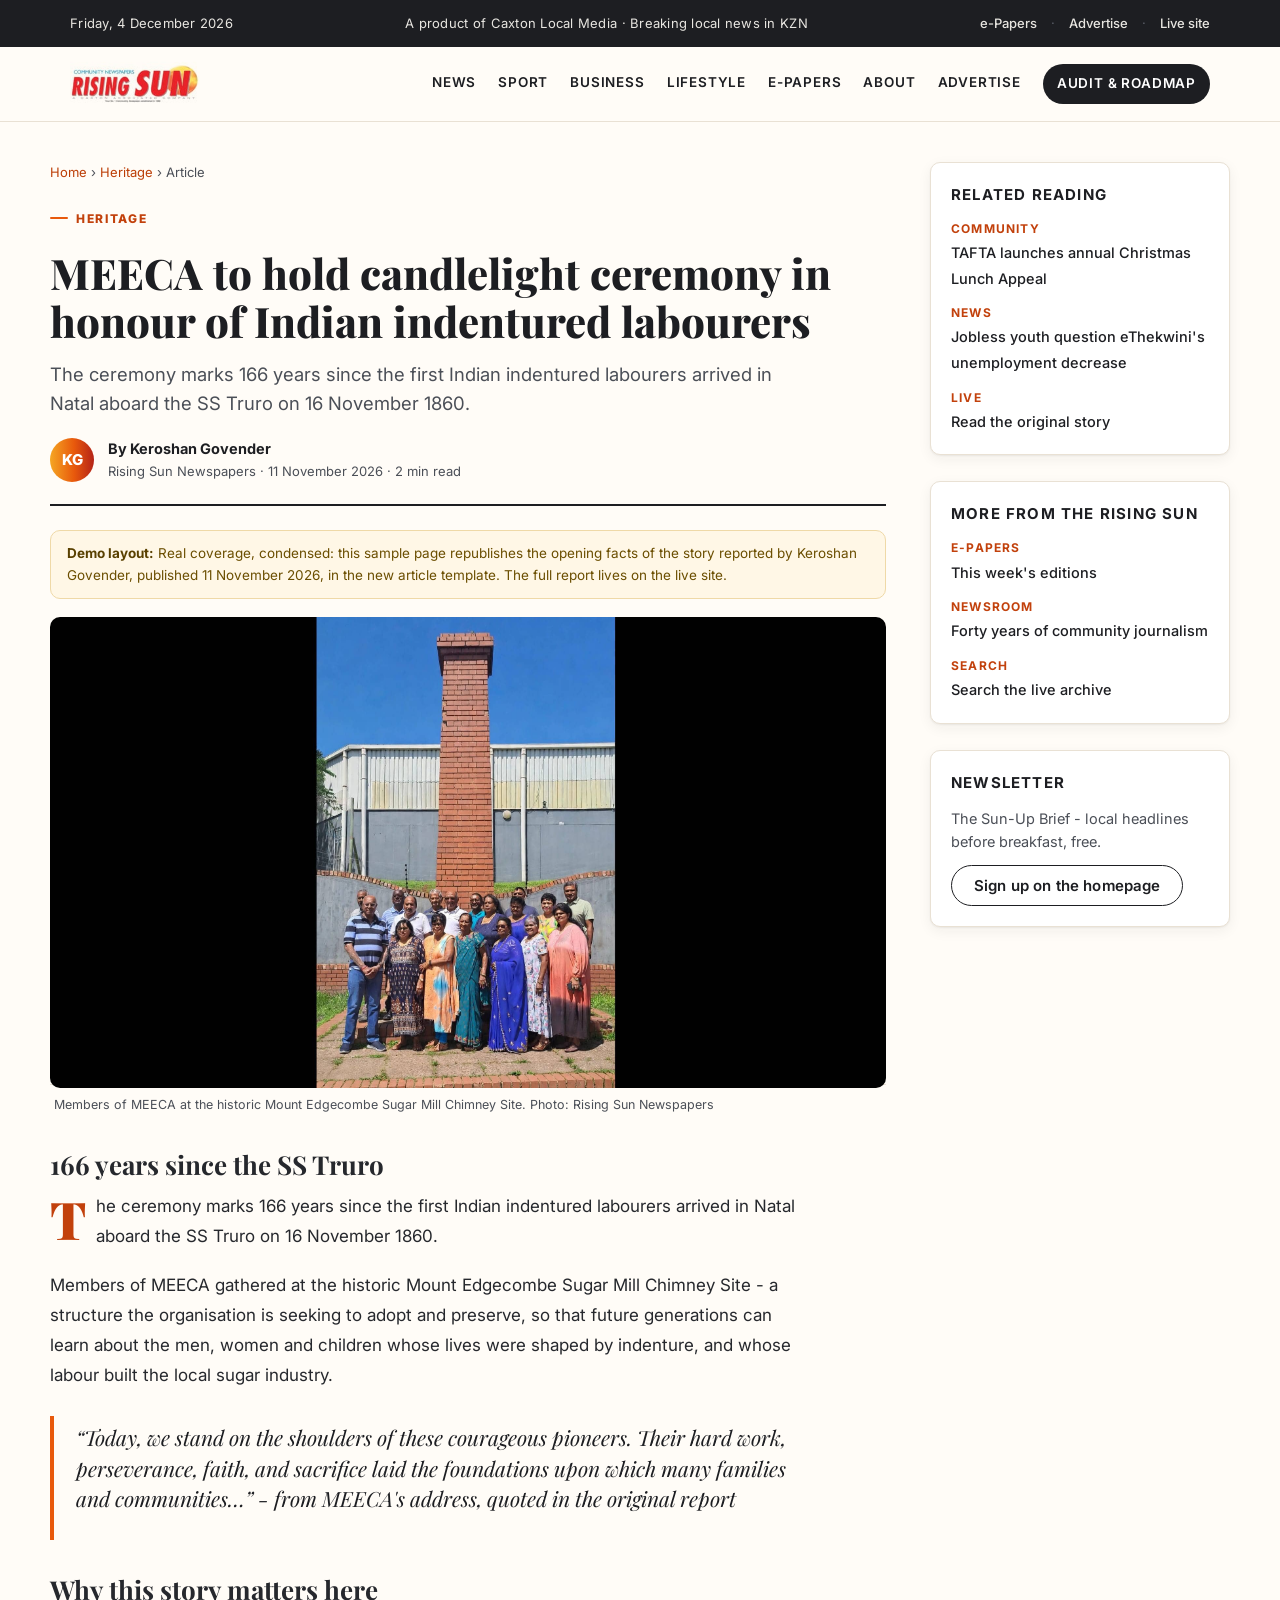
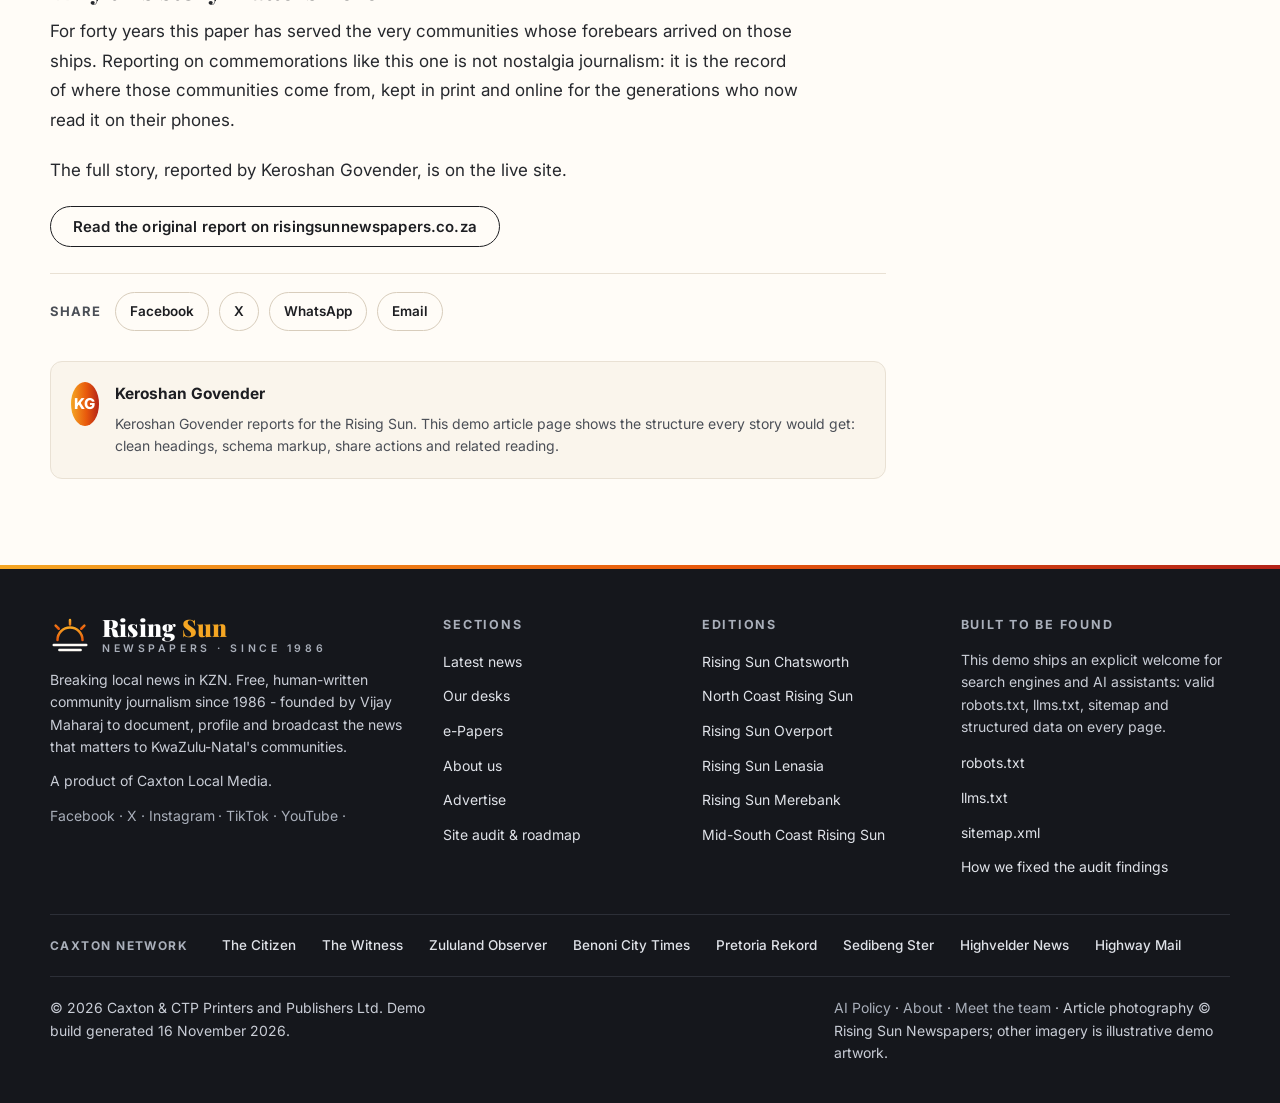
<file: article-meeca.html>
<!DOCTYPE html>
<html lang="en-ZA">
<head>
  <meta charset="utf-8">
  <meta name="viewport" content="width=device-width, initial-scale=1">
  <title>MEECA to hold candlelight ceremony in honour of Indian indentured labourers | Rising Sun Newspapers</title>
  <meta name="description" content="The ceremony marks 166 years since the first Indian indentured labourers arrived in Natal aboard the SS Truro on 16 November 1860.">
  <link rel="canonical" href="https://risingsunnewspapers.co.za/article-meeca.html">
  <meta name="robots" content="index, follow, max-image-preview:large">
  <meta property="og:type" content="website">
  <meta property="og:site_name" content="Rising Sun Newspapers">
  <meta property="og:title" content="MEECA to hold candlelight ceremony in honour of Indian indentured labourers | Rising Sun Newspapers">
  <meta property="og:description" content="The ceremony marks 166 years since the first Indian indentured labourers arrived in Natal aboard the SS Truro on 16 November 1860.">
  <meta property="og:url" content="https://risingsunnewspapers.co.za/article-meeca.html">
  <meta property="og:image" content="https://risingsunnewspapers.co.za/wp-content/uploads/sites/107/2026/11/MEECA-to-hold-candlelight-ceremony-in-honour-of-Indian-indentured-labourers-PIC-1.jpg">
  <meta property="og:image:alt" content="Rising Sun Newspapers - Breaking local news in KZN">
  <meta property="og:locale" content="en_ZA">
  <meta name="twitter:card" content="summary_large_image">
  <meta name="twitter:title" content="MEECA to hold candlelight ceremony in honour of Indian indentured labourers | Rising Sun Newspapers">
  <meta name="twitter:description" content="The ceremony marks 166 years since the first Indian indentured labourers arrived in Natal aboard the SS Truro on 16 November 1860.">
  <meta name="twitter:image" content="https://risingsunnewspapers.co.za/wp-content/uploads/sites/107/2026/11/MEECA-to-hold-candlelight-ceremony-in-honour-of-Indian-indentured-labourers-PIC-1.jpg">
  <meta name="theme-color" content="#1D1E22">
  <link rel="icon" href="favicon.svg" type="image/svg+xml">
  <link rel="manifest" href="manifest.webmanifest">
  <link rel="preconnect" href="https://fonts.googleapis.com">
  <link rel="preconnect" href="https://fonts.gstatic.com" crossorigin>
  <link rel="stylesheet" href="https://fonts.googleapis.com/css2?family=Inter:wght@400;500;600;700;800&family=Playfair+Display:ital,wght@0,700;0,800;0,900;1,700&display=swap">
  <link rel="stylesheet" href="assets/css/style.css">
  <script type="application/ld+json">{"@context": "https://schema.org", "@type": "NewsArticle", "headline": "MEECA to hold candlelight ceremony in honour of Indian indentured labourers", "description": "The ceremony marks 166 years since the first Indian indentured labourers arrived in Natal aboard the SS Truro on 16 November 1860.", "image": "https://risingsunnewspapers.co.za/wp-content/uploads/sites/107/2026/11/MEECA-to-hold-candlelight-ceremony-in-honour-of-Indian-indentured-labourers-PIC-1.jpg", "datePublished": "2026-11-11", "dateModified": "2026-11-11", "inLanguage": "en-ZA", "isAccessibleForFree": true, "author": {"@type": "Person", "name": "Keroshan Govender"}, "publisher": {"@type": "NewsMediaOrganization", "name": "Rising Sun Newspapers", "logo": {"@type": "ImageObject", "url": "https://images.caxton.co.za/wp-content/uploads/sites/107/2025/09/230x110.jpg"}}, "mainEntityOfPage": "https://risingsunnewspapers.co.za/article-meeca.html"}</script>
  <script type="application/ld+json">{"@context": "https://schema.org", "@type": "BreadcrumbList", "itemListElement": [{"@type": "ListItem", "position": 1, "name": "Home", "item": "https://risingsunnewspapers.co.za/index.html"}, {"@type": "ListItem", "position": 2, "name": "Heritage", "item": "https://risingsunnewspapers.co.za/index.html#latest"}]}</script>
  </head>
<body>
<div id="read-progress" aria-hidden="true" style="position:fixed;top:0;left:0;height:3px;width:0;background:var(--grad-sunrise);z-index:160;"></div>
  <a class="skip-link" href="#main">Skip to content</a>
<div class="topbar">
  <div class="wrap topbar-inner">
    <p class="topbar-date" id="topbar-date">16 November 2026</p>
    <p class="topbar-tag">A product of Caxton Local Media &middot; Breaking local news in KZN</p>
    <nav class="topbar-links" aria-label="Utilities">
      <a href="index.html#editions">e-Papers</a><span class="dot" aria-hidden="true">&middot;</span>
      <a href="advertise.html">Advertise</a><span class="dot" aria-hidden="true">&middot;</span>
      <a href="https://risingsunnewspapers.co.za/" rel="noopener">Live site</a>
    </nav>
  </div>
</div>
<header class="site-header">
  <div class="wrap header-inner">
    <a class="brand" href="index.html" aria-label="Rising Sun Newspapers — home">
      <img class="brand-logo" src="assets/img/rising-sun-logo.jpg" alt="Rising Sun Newspapers — Community Newspapers" width="230" height="110" fetchpriority="high" decoding="async">
    </a>
    <button class="nav-toggle" aria-expanded="false" aria-controls="main-nav" aria-label="Open menu">
      <svg width="20" height="20" viewBox="0 0 20 20" aria-hidden="true"><path d="M2 4.5h16M2 10h16M2 15.5h16" stroke="currentColor" stroke-width="2" stroke-linecap="round"/></svg>
    </button>
    <nav class="main-nav" id="main-nav" aria-label="Primary">
      <a href="index.html#latest">News</a>
      <a href="index.html#desks">Sport</a>
      <a href="index.html#desks">Business</a>
      <a href="index.html#desks">Lifestyle</a>
      <a href="index.html#editions">e-Papers</a>
      <a href="about.html">About</a>
      <a href="advertise.html">Advertise</a>
      <a class="nav-cta" href="audit.html">Audit & Roadmap</a>
    </nav>
  </div>
</header>
<main id="main">
  <div class="wrap article-wrap">
    <article>
      <nav class="crumbs" aria-label="Breadcrumb" style="font-size:13px;color:var(--ink-soft);margin-bottom:14px">
        <a href="index.html">Home</a> &rsaquo; <a href="index.html#latest">Heritage</a> &rsaquo; <span aria-current="page">Article</span>
      </nav>
      <div class="article-head">
        <p class="kicker">Heritage</p>
        <h1>MEECA to hold candlelight ceremony in honour of Indian indentured labourers</h1>
        <p class="standfirst">The ceremony marks 166 years since the first Indian indentured labourers arrived in Natal aboard the SS Truro on 16 November 1860.</p>
        <div class="byline-row">
          <span class="avatar" aria-hidden="true">KG</span>
          <span class="who"><strong>By Keroshan Govender</strong><span>Rising Sun Newspapers &middot; 11 November 2026 &middot; 2 min read</span></span>
        </div>
      </div>
      <p class="demo-note"><strong>Demo layout:</strong> Real coverage, condensed: this sample page republishes the opening facts of the story reported by Keroshan Govender, published 11 November 2026, in the new article template. The full report lives on the live site.</p>
      <figure class="article-media">
        <img src="assets/img/article-meeca.jpg" alt="Members of MEECA at the historic Mount Edgecombe Sugar Mill Chimney Site (photo: Rising Sun Newspapers)" width="2551" height="1599" fetchpriority="high" decoding="async">
        <figcaption>Members of MEECA at the historic Mount Edgecombe Sugar Mill Chimney Site. Photo: Rising Sun Newspapers</figcaption>
      </figure>
      <div class="prose">
        <h2>166 years since the SS Truro</h2>
        <p class="first">The ceremony marks 166 years since the first Indian indentured labourers arrived in Natal aboard the SS Truro on 16 November 1860.</p>
        <p>Members of MEECA gathered at the historic Mount Edgecombe Sugar Mill Chimney Site - a structure the organisation is seeking to adopt and preserve, so that future generations can learn about the men, women and children whose lives were shaped by indenture, and whose labour built the local sugar industry.</p>
        <blockquote><p>“Today, we stand on the shoulders of these courageous pioneers. Their hard work, perseverance, faith, and sacrifice laid the foundations upon which many families and communities…” - from MEECA's address, quoted in the original report</p></blockquote>
        <h2>Why this story matters here</h2>
        <p>For forty years this paper has served the very communities whose forebears arrived on those ships. Reporting on commemorations like this one is not nostalgia journalism: it is the record of where those communities come from, kept in print and online for the generations who now read it on their phones.</p>
        <p>The full story, reported by Keroshan Govender, is on the live site.</p>
      </div>
      <p style="margin-top:18px"><a class="btn ghost" href="https://risingsunnewspapers.co.za/331600/meeca-to-hold-candlelight-ceremony-in-honour-of-indian-indentured-labourers/" target="_blank" rel="noopener">Read the original report on risingsunnewspapers.co.za</a></p>
    <div class="share-row">
      <span class="lbl">Share</span>
      <a href="https://www.facebook.com/sharer/sharer.php?u=https://risingsunnewspapers.co.za/article-meeca.html" rel="noopener">Facebook</a>
      <a href="https://x.com/intent/post?url=https://risingsunnewspapers.co.za/article-meeca.html&text=MEECA to hold candlelight ceremony in honour of Indian indentured labourers" rel="noopener">X</a>
      <a href="https://wa.me/?text=MEECA to hold candlelight ceremony in honour of Indian indentured labourers%20https://risingsunnewspapers.co.za/article-meeca.html" rel="noopener">WhatsApp</a>
      <a href="mailto:?subject=MEECA to hold candlelight ceremony in honour of Indian indentured labourers&body=https://risingsunnewspapers.co.za/article-meeca.html">Email</a>
    </div>
      <div class="author-box">
        <span class="avatar" aria-hidden="true">KG</span>
        <div>
          <h3>Keroshan Govender</h3>
          <p>Keroshan Govender reports for the Rising Sun. This demo article page shows the structure every story would get: clean headings, schema markup, share actions and related reading.</p>
        </div>
      </div>
    </article>
    <aside class="article-side" aria-label="Related and utility">
      <div class="side-box">
        <h2>Related reading</h2>
        <ul>
        <li><span class="k">Community</span><a href="article-christmas-table.html">TAFTA launches annual Christmas Lunch Appeal</a></li>
        <li><span class="k">News</span><a href="article-jobless-youth.html">Jobless youth question eThekwini's unemployment decrease</a></li>
        <li><span class="k">Live</span><a href="https://risingsunnewspapers.co.za/331600/meeca-to-hold-candlelight-ceremony-in-honour-of-indian-indentured-labourers/" target="_blank" rel="noopener">Read the original story<span class="visually-hidden"> — opens risingsunnewspapers.co.za</span></a></li>
        </ul>
      </div>
      <div class="side-box">
        <h2>More from the Rising Sun</h2>
        <ul>
          <li><span class="k">e-Papers</span><a href="index.html#editions">This week's editions</a></li>
          <li><span class="k">Newsroom</span><a href="about.html">Forty years of community journalism</a></li>
          <li><span class="k">Search</span><a href="https://risingsunnewspapers.co.za/?s=chatsworth" rel="noopener">Search the live archive</a></li>
        </ul>
      </div>
      <div class="side-box">
        <h2>Newsletter</h2>
        <p style="font-size:14.5px;color:var(--ink-soft);margin:0">The Sun-Up Brief - local headlines before breakfast, free.</p>
        <a class="btn ghost" href="index.html#editions" style="margin-top:12px">Sign up on the homepage</a>
      </div>
    </aside>
  </div>
</main>

<footer class="site-footer">
  <div class="wrap footer-grid">
    <div>
      <div class="footer-brand">
        <svg width="40" height="40" viewBox="0 0 64 64" aria-hidden="true" focusable="false">
  <defs><linearGradient id="lgf" x1="0" y1="1" x2="0" y2="0">
    <stop offset="0" stop-color="#E8590C"/><stop offset="1" stop-color="#F5A623"/>
  </linearGradient></defs>
  <g fill="none" stroke="url(#lgf)" stroke-width="4" stroke-linecap="round">
    <path d="M12 40a20 20 0 0 1 40 0"/>
    <path d="M32 8v7M9 17l5 5M55 17l-5 5"/>
    <path d="M6 48h52M15 56h34" stroke="#FFFCF7"/>
  </g>
</svg>
        <span class="brand-text">
          <span class="brand-name">Rising <span class="sun-word" style="color:var(--gold)">Sun</span></span>
          <span class="brand-sub">Newspapers &middot; Since 1986</span>
        </span>
      </div>
      <p>Breaking local news in KZN. Free, human-written community journalism since 1986 - founded by Vijay Maharaj to document, profile and broadcast the news that matters to KwaZulu-Natal's communities.</p>
      <p>A product of Caxton Local Media.</p>
      <p class="footer-social"><a href="https://www.facebook.com/risingsunnewspapers" rel="noopener" aria-label="Rising Sun Newspapers on Facebook">Facebook</a><span class="dot" aria-hidden="true">&middot;</span><a href="https://x.com/risingsunonline" rel="noopener" aria-label="Rising Sun Newspapers on X">X</a><span class="dot" aria-hidden="true">&middot;</span><a href="https://www.instagram.com/risingsunonline" rel="noopener" aria-label="Rising Sun Newspapers on Instagram">Instagram</a><span class="dot" aria-hidden="true">&middot;</span><a href="https://www.tiktok.com/@risingsuncommunity" rel="noopener" aria-label="Rising Sun Newspapers on TikTok">TikTok</a><span class="dot" aria-hidden="true">&middot;</span><a href="https://www.youtube.com/channel/UC1uBILF0SLydRgUYJqFMRTA" rel="noopener" aria-label="Rising Sun Newspapers on YouTube">YouTube</a><span class="dot" aria-hidden="true">&middot;</span></p>
    </div>
    <div>
      <h2>Sections</h2>
      <ul>
      <li><a href="index.html#latest">Latest news</a></li>
      <li><a href="index.html#desks">Our desks</a></li>
      <li><a href="index.html#editions">e-Papers</a></li>
      <li><a href="about.html">About us</a></li>
      <li><a href="advertise.html">Advertise</a></li>
      <li><a href="audit.html">Site audit &amp; roadmap</a></li>
      </ul>
    </div>
    <div>
      <h2>Editions</h2>
      <ul>
      <li><a href="https://risingsunnewspapers.co.za/epapers/" rel="noopener">Rising Sun Chatsworth</a></li>
      <li><a href="https://risingsunnewspapers.co.za/epapers/" rel="noopener">North Coast Rising Sun</a></li>
      <li><a href="https://risingsunnewspapers.co.za/epapers/" rel="noopener">Rising Sun Overport</a></li>
      <li><a href="https://risingsunnewspapers.co.za/epapers/" rel="noopener">Rising Sun Lenasia</a></li>
      <li><a href="https://risingsunnewspapers.co.za/epapers/" rel="noopener">Rising Sun Merebank</a></li>
      <li><a href="https://risingsunnewspapers.co.za/epapers/" rel="noopener">Mid-South Coast Rising Sun</a></li>
      </ul>
    </div>
    <div>
      <h2>Built to be found</h2>
      <p>This demo ships an explicit welcome for search engines and AI assistants: valid robots.txt, llms.txt, sitemap and structured data on every page.</p>
      <ul>
        <li><a href="robots.txt">robots.txt</a></li>
        <li><a href="llms.txt">llms.txt</a></li>
        <li><a href="sitemap.xml">sitemap.xml</a></li>
        <li><a href="audit.html">How we fixed the audit findings</a></li>
      </ul>
    </div>
  </div>
  <div class="wrap footer-sisters">
    <div class="row">
      <span class="lbl">Caxton network</span>
      <a href="https://risingsunnewspapers.co.za/" rel="noopener">The Citizen</a><a href="https://risingsunnewspapers.co.za/" rel="noopener">The Witness</a><a href="https://risingsunnewspapers.co.za/" rel="noopener">Zululand Observer</a><a href="https://risingsunnewspapers.co.za/" rel="noopener">Benoni City Times</a><a href="https://risingsunnewspapers.co.za/" rel="noopener">Pretoria Rekord</a><a href="https://risingsunnewspapers.co.za/" rel="noopener">Sedibeng Ster</a><a href="https://risingsunnewspapers.co.za/" rel="noopener">Highvelder News</a><a href="https://risingsunnewspapers.co.za/" rel="noopener">Highway Mail</a>
    </div>
  </div>
  <div class="wrap footer-legal">
    <p>&copy; 2026 Caxton &amp; CTP Printers and Publishers Ltd. Demo build generated 16 November 2026.</p>
    <p><a href="https://risingsunnewspapers.co.za/ai-policy/" rel="noopener">AI Policy</a> &middot; <a href="https://risingsunnewspapers.co.za/about-rising-sun-newspapers/" rel="noopener">About</a> &middot; <a href="https://risingsunnewspapers.co.za/meet-the-team/" rel="noopener">Meet the team</a> &middot; Article photography &copy; Rising Sun Newspapers; other imagery is illustrative demo artwork.</p>
  </div>
</footer>
  <script src="assets/js/main.js" defer></script>
</body>
</html>
</file>
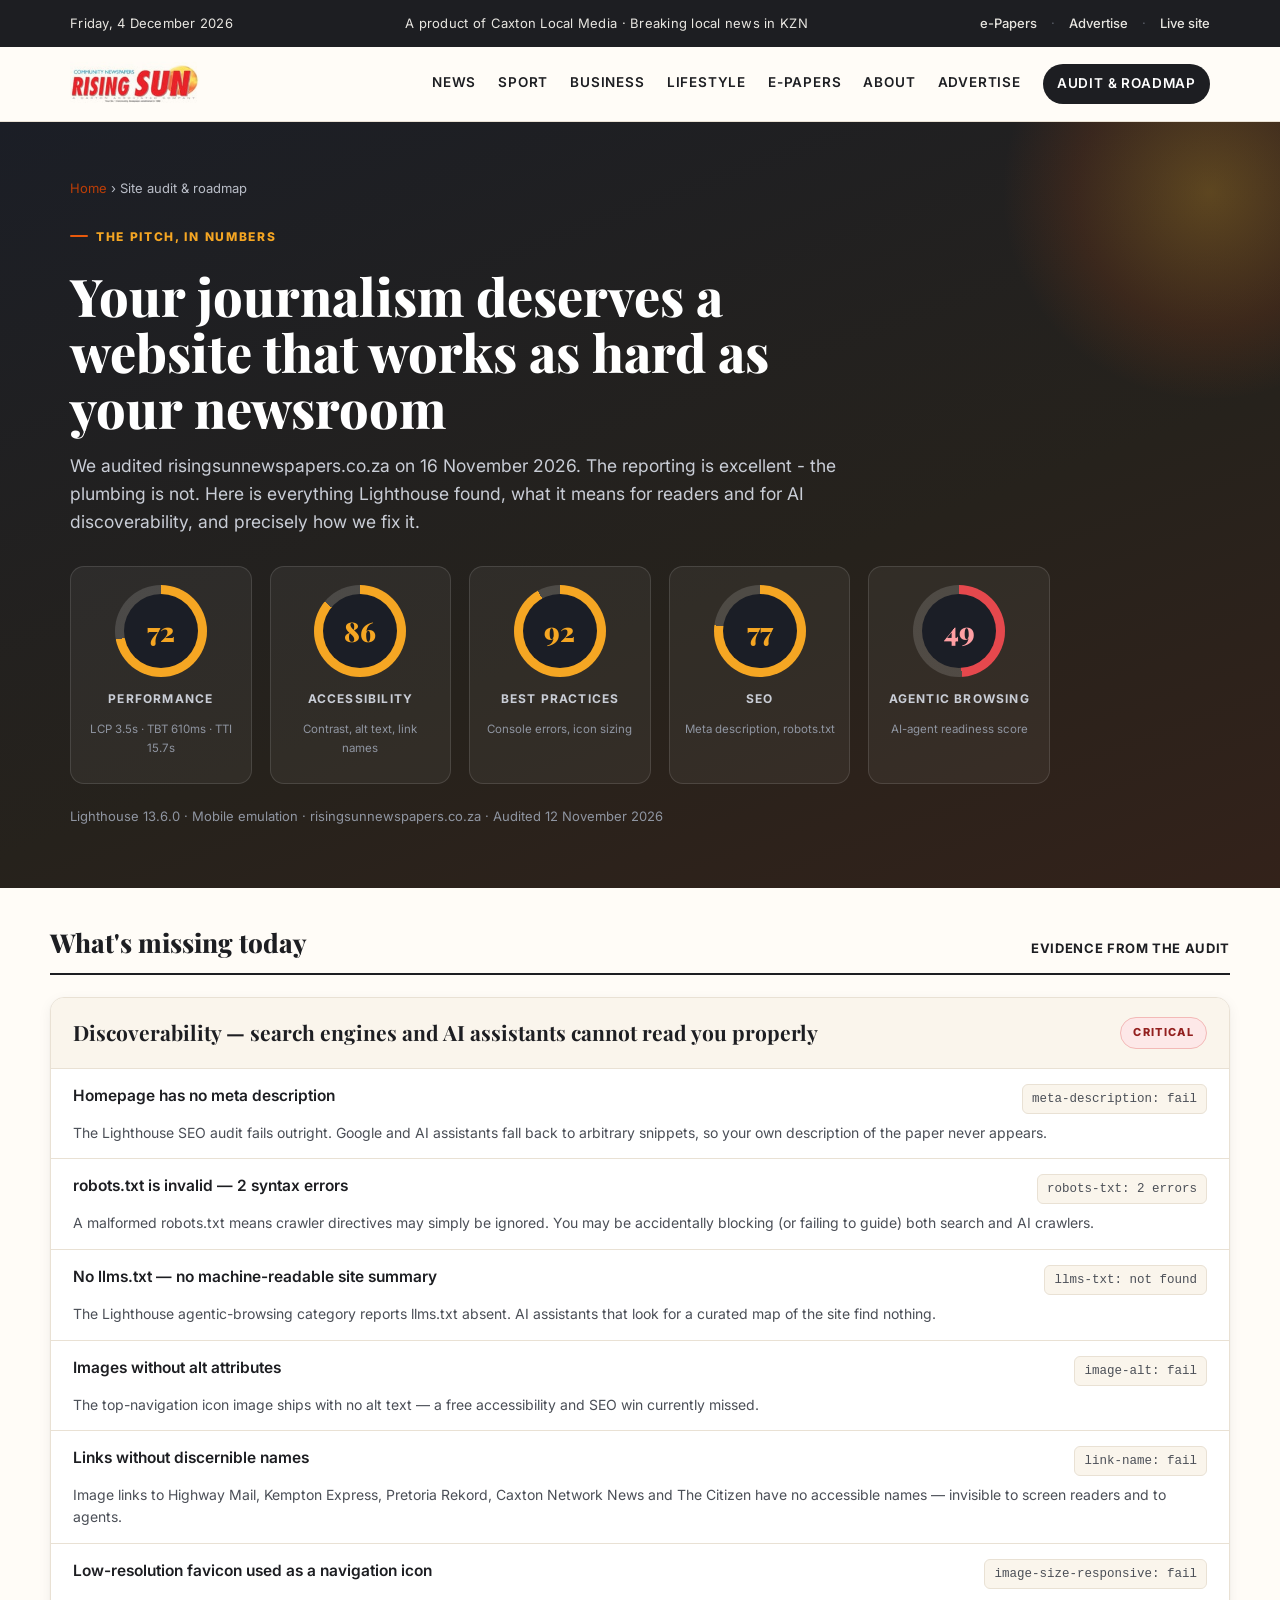
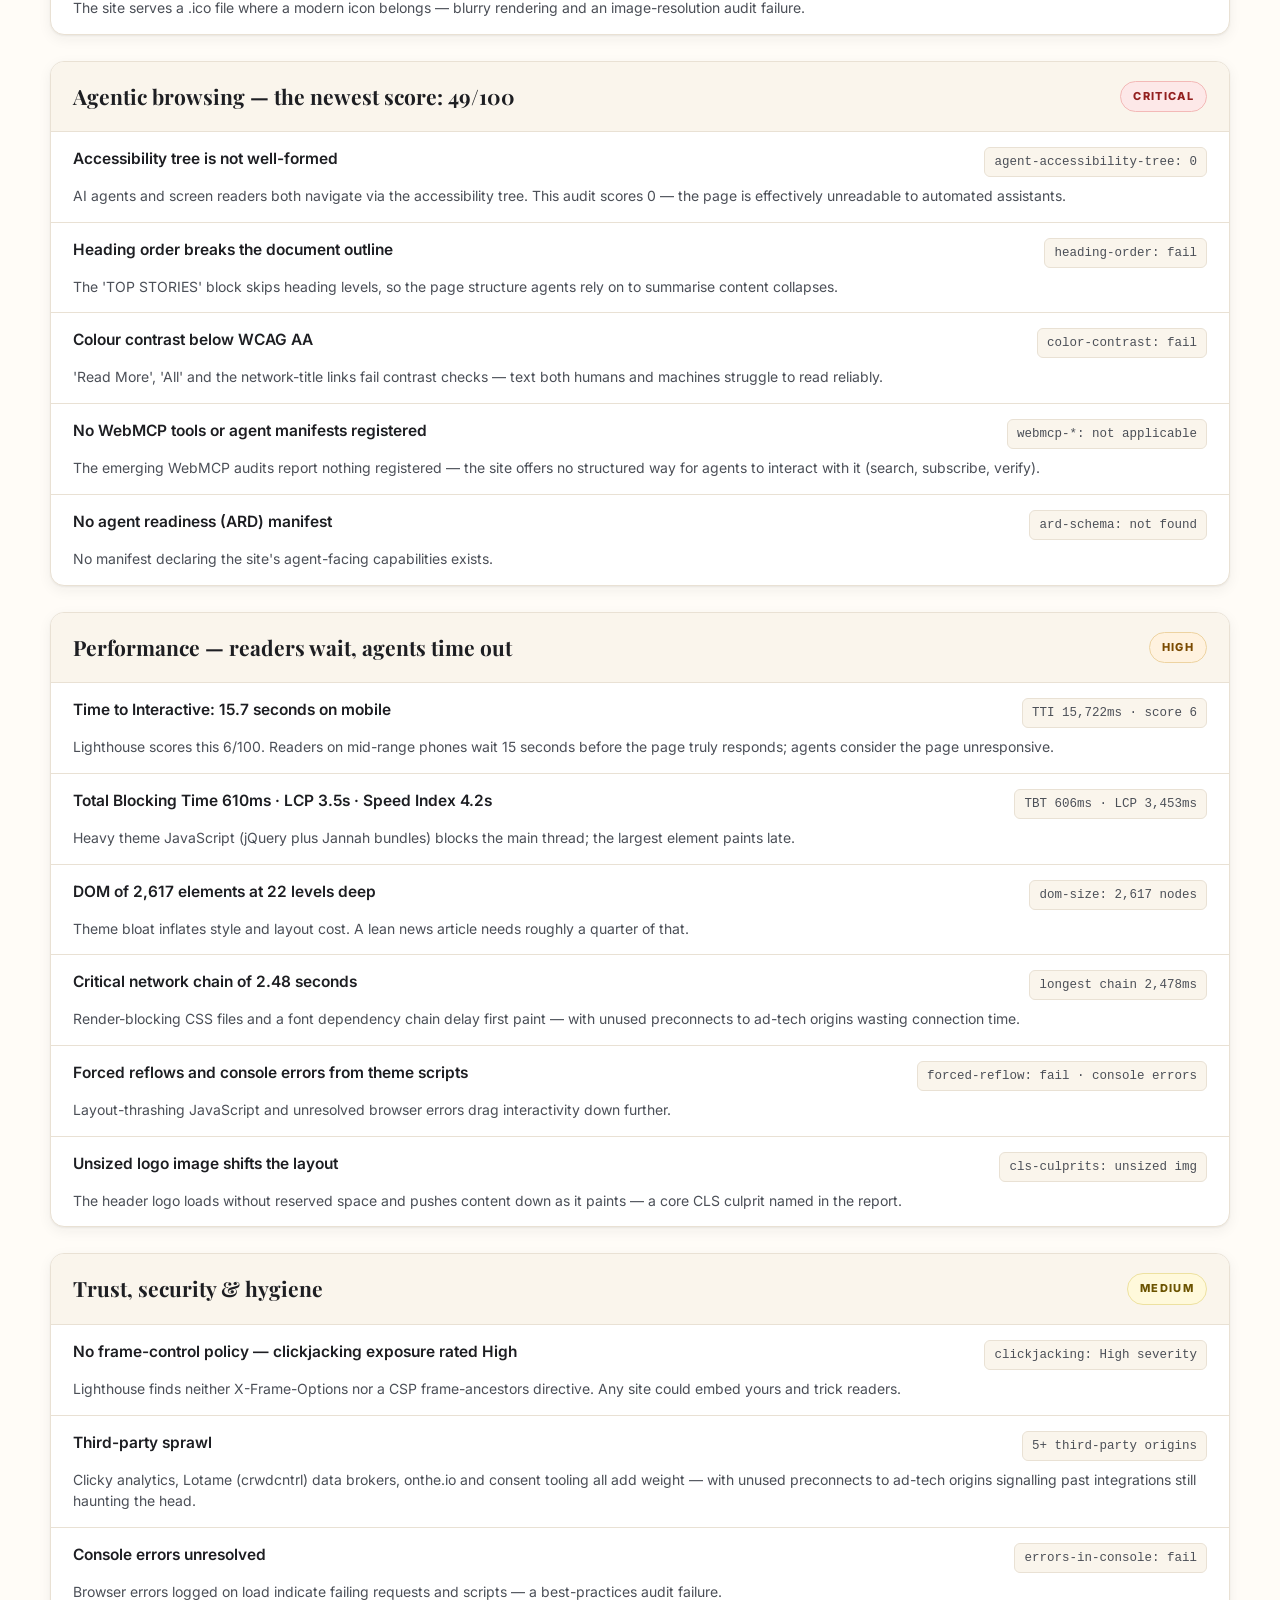
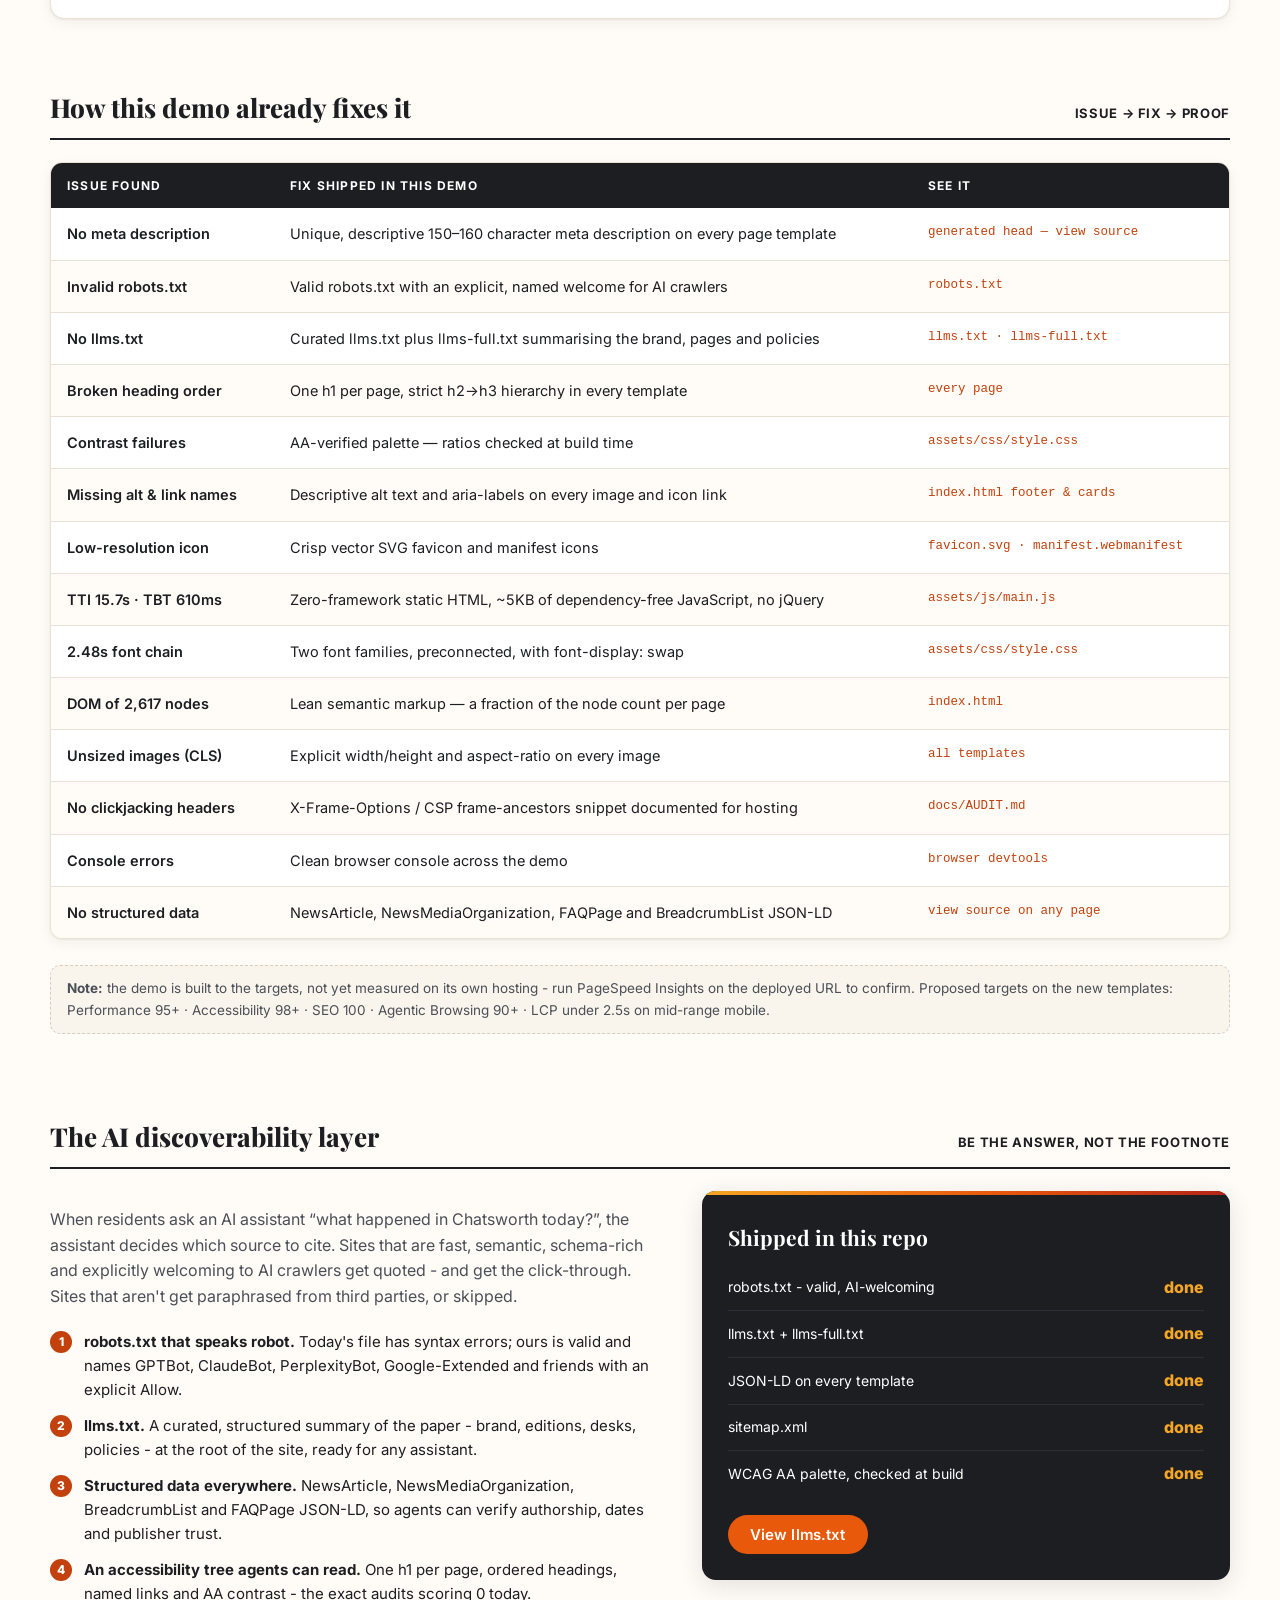
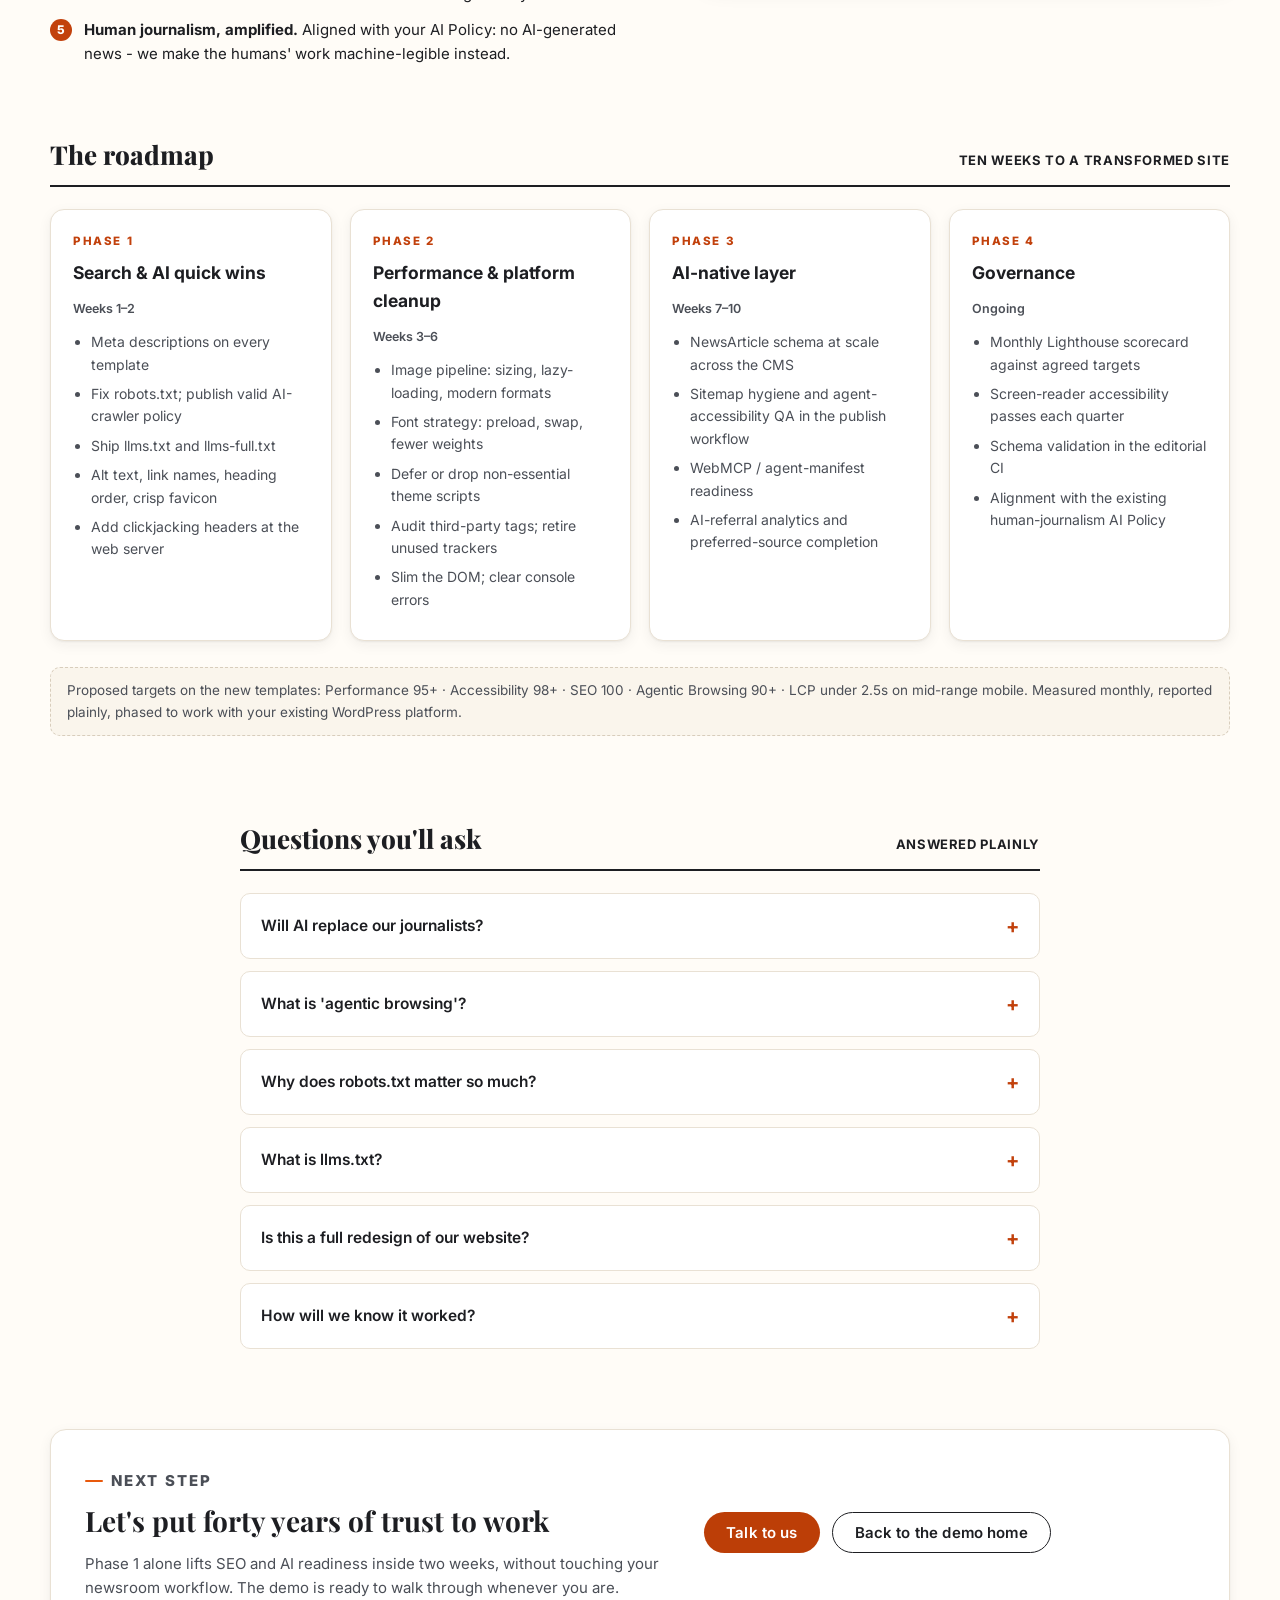
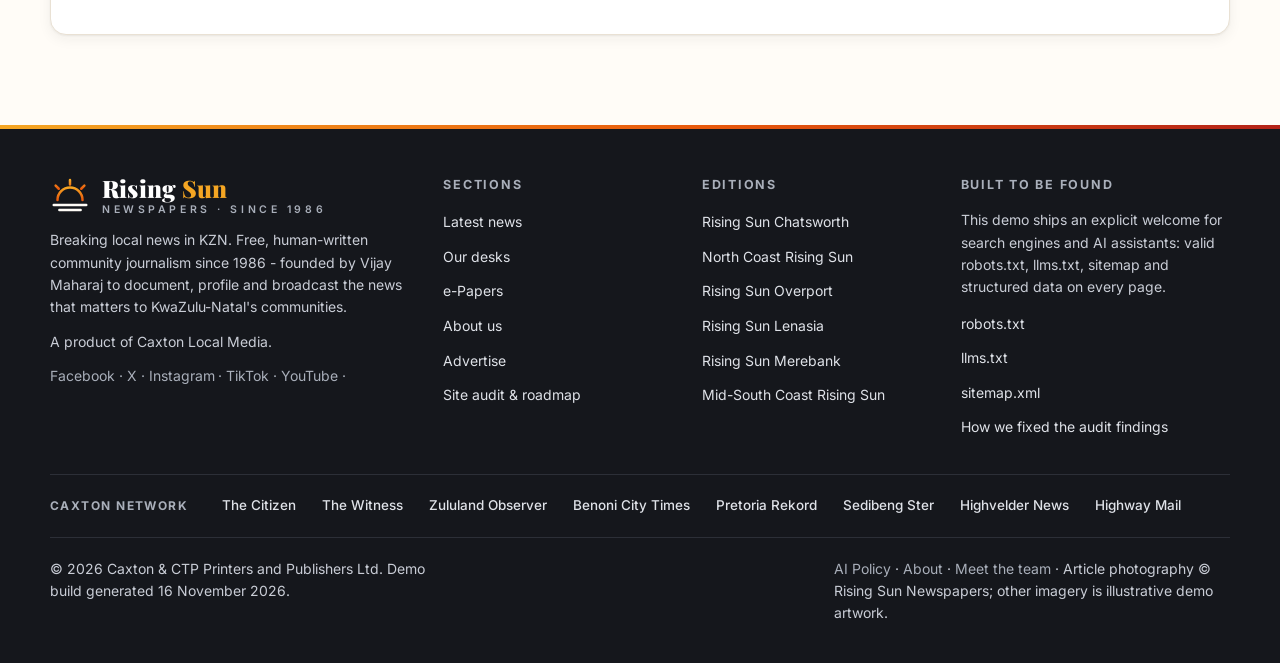
<file: audit.html>
<!DOCTYPE html>
<html lang="en-ZA">
<head>
  <meta charset="utf-8">
  <meta name="viewport" content="width=device-width, initial-scale=1">
  <title>Site audit & modernisation roadmap | Rising Sun Newspapers</title>
  <meta name="description" content="Lighthouse audit of risingsunnewspapers.co.za: Performance 72, SEO 77, Agentic Browsing 49. Full findings, the AI discoverability plan and a phased ten-week roadmap to fix them.">
  <link rel="canonical" href="https://risingsunnewspapers.co.za/audit.html">
  <meta name="robots" content="index, follow, max-image-preview:large">
  <meta property="og:type" content="website">
  <meta property="og:site_name" content="Rising Sun Newspapers">
  <meta property="og:title" content="Site audit & modernisation roadmap | Rising Sun Newspapers">
  <meta property="og:description" content="Lighthouse audit of risingsunnewspapers.co.za: Performance 72, SEO 77, Agentic Browsing 49. Full findings, the AI discoverability plan and a phased ten-week roadmap to fix them.">
  <meta property="og:url" content="https://risingsunnewspapers.co.za/audit.html">
  <meta property="og:image" content="https://risingsunnewspapers.co.za/wp-content/uploads/sites/107/2026/11/Jobless-youth-question-eThekwinis-unemployment-decrease-copy-scaled.jpg">
  <meta property="og:image:alt" content="Rising Sun Newspapers - Breaking local news in KZN">
  <meta property="og:locale" content="en_ZA">
  <meta name="twitter:card" content="summary_large_image">
  <meta name="twitter:title" content="Site audit & modernisation roadmap | Rising Sun Newspapers">
  <meta name="twitter:description" content="Lighthouse audit of risingsunnewspapers.co.za: Performance 72, SEO 77, Agentic Browsing 49. Full findings, the AI discoverability plan and a phased ten-week roadmap to fix them.">
  <meta name="twitter:image" content="https://risingsunnewspapers.co.za/wp-content/uploads/sites/107/2026/11/Jobless-youth-question-eThekwinis-unemployment-decrease-copy-scaled.jpg">
  <meta name="theme-color" content="#1D1E22">
  <link rel="icon" href="favicon.svg" type="image/svg+xml">
  <link rel="manifest" href="manifest.webmanifest">
  <link rel="preconnect" href="https://fonts.googleapis.com">
  <link rel="preconnect" href="https://fonts.gstatic.com" crossorigin>
  <link rel="stylesheet" href="https://fonts.googleapis.com/css2?family=Inter:wght@400;500;600;700;800&family=Playfair+Display:ital,wght@0,700;0,800;0,900;1,700&display=swap">
  <link rel="stylesheet" href="assets/css/style.css">
  <script type="application/ld+json">{"@context": "https://schema.org", "@type": "BreadcrumbList", "itemListElement": [{"@type": "ListItem", "position": 1, "name": "Home", "item": "https://risingsunnewspapers.co.za/index.html"}, {"@type": "ListItem", "position": 2, "name": "Site audit & roadmap", "item": "https://risingsunnewspapers.co.za/audit.html"}]}</script>
  <script type="application/ld+json">{"@context": "https://schema.org", "@type": "FAQPage", "mainEntity": [{"@type": "Question", "name": "Will AI replace our journalists?", "acceptedAnswer": {"@type": "Answer", "text": "No — and your own AI Policy says so: Caxton Local Media does not use AI to generate news, and AI will never replace journalists or editors. Our work makes that human journalism legible to machines: agents quote your reporting accurately, attribute it properly and send readers (and new audiences) back to you."}}, {"@type": "Question", "name": "What is 'agentic browsing'?", "acceptedAnswer": {"@type": "Answer", "text": "Assistants and AI browsers (ChatGPT, Claude, Perplexity, Gemini and others) now fetch, summarise and act on web pages on a reader's behalf. Lighthouse 13 introduced an agentic-browsing category that scores how well a page serves those agents — this site currently scores 49/100. The demo shows exactly what that number wants."}}, {"@type": "Question", "name": "Why does robots.txt matter so much?", "acceptedAnswer": {"@type": "Answer", "text": "When robots.txt is malformed, crawlers may ignore your instructions entirely — you lose control over what is and is not fetched. A valid file also lets you explicitly welcome AI assistants instead of leaving the decision to chance."}}, {"@type": "Question", "name": "What is llms.txt?", "acceptedAnswer": {"@type": "Answer", "text": "An emerging convention: a short, structured file at the root of the site that tells large language models what the site is, what matters most and where to look. It is the fastest, cheapest AI-discoverability win available — the demo ships one."}}, {"@type": "Question", "name": "Is this a full redesign of our website?", "acceptedAnswer": {"@type": "Answer", "text": "No. It is a demonstration of direction. Phases 1 and 2 of the roadmap deliberately work with your existing WordPress platform; a move to a faster stack is an option, not a requirement."}}, {"@type": "Question", "name": "How will we know it worked?", "acceptedAnswer": {"@type": "Answer", "text": "A monthly scorecard: Lighthouse categories, Core Web Vitals from real users, search impressions from Google Search Console, and referral traffic from AI assistants. Targets we propose: Performance 95+, Accessibility 98+, SEO 100, Agentic Browsing 90+ on the new templates."}}]}</script>
  </head>
<body>

  <a class="skip-link" href="#main">Skip to content</a>
<div class="topbar">
  <div class="wrap topbar-inner">
    <p class="topbar-date" id="topbar-date">16 November 2026</p>
    <p class="topbar-tag">A product of Caxton Local Media &middot; Breaking local news in KZN</p>
    <nav class="topbar-links" aria-label="Utilities">
      <a href="index.html#editions">e-Papers</a><span class="dot" aria-hidden="true">&middot;</span>
      <a href="advertise.html">Advertise</a><span class="dot" aria-hidden="true">&middot;</span>
      <a href="https://risingsunnewspapers.co.za/" rel="noopener">Live site</a>
    </nav>
  </div>
</div>
<header class="site-header">
  <div class="wrap header-inner">
    <a class="brand" href="index.html" aria-label="Rising Sun Newspapers — home">
      <img class="brand-logo" src="assets/img/rising-sun-logo.jpg" alt="Rising Sun Newspapers — Community Newspapers" width="230" height="110" fetchpriority="high" decoding="async">
    </a>
    <button class="nav-toggle" aria-expanded="false" aria-controls="main-nav" aria-label="Open menu">
      <svg width="20" height="20" viewBox="0 0 20 20" aria-hidden="true"><path d="M2 4.5h16M2 10h16M2 15.5h16" stroke="currentColor" stroke-width="2" stroke-linecap="round"/></svg>
    </button>
    <nav class="main-nav" id="main-nav" aria-label="Primary">
      <a href="index.html#latest">News</a>
      <a href="index.html#desks">Sport</a>
      <a href="index.html#desks">Business</a>
      <a href="index.html#desks">Lifestyle</a>
      <a href="index.html#editions">e-Papers</a>
      <a href="about.html">About</a>
      <a href="advertise.html">Advertise</a>
      <a class="nav-cta" href="audit.html" aria-current="page">Audit & Roadmap</a>
    </nav>
  </div>
</header>
<main id="main">
  <section class="audit-hero">
    <div class="wrap">
      <nav class="crumbs" aria-label="Breadcrumb"><a href="index.html">Home</a> &rsaquo; Site audit &amp; roadmap</nav>
      <p class="kicker" style="color:var(--gold)">The pitch, in numbers</p>
      <h1>Your journalism deserves a website that works as hard as your newsroom</h1>
      <p class="lede">We audited risingsunnewspapers.co.za on 16 November 2026. The reporting is excellent - the plumbing is not. Here is everything Lighthouse found, what it means for readers and for AI discoverability, and precisely how we fix it.</p>
      <div class="dial-row">
      <div class="dial mid" style="--fill:72%">
        <div class="ring" role="img" aria-label="Performance score 72 out of 100"><span class="val">72</span></div>
        <p class="name">Performance</p>
        <p class="delta">LCP 3.5s · TBT 610ms · TTI 15.7s</p>
      </div>
      <div class="dial mid" style="--fill:86%">
        <div class="ring" role="img" aria-label="Accessibility score 86 out of 100"><span class="val">86</span></div>
        <p class="name">Accessibility</p>
        <p class="delta">Contrast, alt text, link names</p>
      </div>
      <div class="dial mid" style="--fill:92%">
        <div class="ring" role="img" aria-label="Best Practices score 92 out of 100"><span class="val">92</span></div>
        <p class="name">Best Practices</p>
        <p class="delta">Console errors, icon sizing</p>
      </div>
      <div class="dial mid" style="--fill:77%">
        <div class="ring" role="img" aria-label="SEO score 77 out of 100"><span class="val">77</span></div>
        <p class="name">SEO</p>
        <p class="delta">Meta description, robots.txt</p>
      </div>
      <div class="dial bad" style="--fill:49%">
        <div class="ring" role="img" aria-label="Agentic Browsing score 49 out of 100"><span class="val">49</span></div>
        <p class="name">Agentic Browsing</p>
        <p class="delta">AI-agent readiness score</p>
      </div>
      </div>
      <p class="audit-meta">Lighthouse 13.6.0 · Mobile emulation · risingsunnewspapers.co.za · Audited 12 November 2026</p>
    </div>
  </section>

  <section class="section wrap" aria-label="Findings">
    <div class="section-head"><h2>What's missing today</h2><span class="more">Evidence from the audit</span></div>
    <section class="finding-group" aria-label="Discoverability — search engines and AI assistants cannot read you properly">
      <div class="finding-head">
        <h3>Discoverability — search engines and AI assistants cannot read you properly</h3>
        <span class="sev critical">Critical</span>
      </div>
      <ul class="finding-list">
        <li>
          <span class="what">Homepage has no meta description</span>
          <code class="ev">meta-description: fail</code>
          <span class="why">The Lighthouse SEO audit fails outright. Google and AI assistants fall back to arbitrary snippets, so your own description of the paper never appears.</span>
        </li>
        <li>
          <span class="what">robots.txt is invalid — 2 syntax errors</span>
          <code class="ev">robots-txt: 2 errors</code>
          <span class="why">A malformed robots.txt means crawler directives may simply be ignored. You may be accidentally blocking (or failing to guide) both search and AI crawlers.</span>
        </li>
        <li>
          <span class="what">No llms.txt — no machine-readable site summary</span>
          <code class="ev">llms-txt: not found</code>
          <span class="why">The Lighthouse agentic-browsing category reports llms.txt absent. AI assistants that look for a curated map of the site find nothing.</span>
        </li>
        <li>
          <span class="what">Images without alt attributes</span>
          <code class="ev">image-alt: fail</code>
          <span class="why">The top-navigation icon image ships with no alt text — a free accessibility and SEO win currently missed.</span>
        </li>
        <li>
          <span class="what">Links without discernible names</span>
          <code class="ev">link-name: fail</code>
          <span class="why">Image links to Highway Mail, Kempton Express, Pretoria Rekord, Caxton Network News and The Citizen have no accessible names — invisible to screen readers and to agents.</span>
        </li>
        <li>
          <span class="what">Low-resolution favicon used as a navigation icon</span>
          <code class="ev">image-size-responsive: fail</code>
          <span class="why">The site serves a .ico file where a modern icon belongs — blurry rendering and an image-resolution audit failure.</span>
        </li>
      </ul>
    </section>
    <section class="finding-group" aria-label="Agentic browsing — the newest score: 49/100">
      <div class="finding-head">
        <h3>Agentic browsing — the newest score: 49/100</h3>
        <span class="sev critical">Critical</span>
      </div>
      <ul class="finding-list">
        <li>
          <span class="what">Accessibility tree is not well-formed</span>
          <code class="ev">agent-accessibility-tree: 0</code>
          <span class="why">AI agents and screen readers both navigate via the accessibility tree. This audit scores 0 — the page is effectively unreadable to automated assistants.</span>
        </li>
        <li>
          <span class="what">Heading order breaks the document outline</span>
          <code class="ev">heading-order: fail</code>
          <span class="why">The 'TOP STORIES' block skips heading levels, so the page structure agents rely on to summarise content collapses.</span>
        </li>
        <li>
          <span class="what">Colour contrast below WCAG AA</span>
          <code class="ev">color-contrast: fail</code>
          <span class="why">'Read More', 'All' and the network-title links fail contrast checks — text both humans and machines struggle to read reliably.</span>
        </li>
        <li>
          <span class="what">No WebMCP tools or agent manifests registered</span>
          <code class="ev">webmcp-*: not applicable</code>
          <span class="why">The emerging WebMCP audits report nothing registered — the site offers no structured way for agents to interact with it (search, subscribe, verify).</span>
        </li>
        <li>
          <span class="what">No agent readiness (ARD) manifest</span>
          <code class="ev">ard-schema: not found</code>
          <span class="why">No manifest declaring the site's agent-facing capabilities exists.</span>
        </li>
      </ul>
    </section>
    <section class="finding-group" aria-label="Performance — readers wait, agents time out">
      <div class="finding-head">
        <h3>Performance — readers wait, agents time out</h3>
        <span class="sev high">High</span>
      </div>
      <ul class="finding-list">
        <li>
          <span class="what">Time to Interactive: 15.7 seconds on mobile</span>
          <code class="ev">TTI 15,722ms · score 6</code>
          <span class="why">Lighthouse scores this 6/100. Readers on mid-range phones wait 15 seconds before the page truly responds; agents consider the page unresponsive.</span>
        </li>
        <li>
          <span class="what">Total Blocking Time 610ms · LCP 3.5s · Speed Index 4.2s</span>
          <code class="ev">TBT 606ms · LCP 3,453ms</code>
          <span class="why">Heavy theme JavaScript (jQuery plus Jannah bundles) blocks the main thread; the largest element paints late.</span>
        </li>
        <li>
          <span class="what">DOM of 2,617 elements at 22 levels deep</span>
          <code class="ev">dom-size: 2,617 nodes</code>
          <span class="why">Theme bloat inflates style and layout cost. A lean news article needs roughly a quarter of that.</span>
        </li>
        <li>
          <span class="what">Critical network chain of 2.48 seconds</span>
          <code class="ev">longest chain 2,478ms</code>
          <span class="why">Render-blocking CSS files and a font dependency chain delay first paint — with unused preconnects to ad-tech origins wasting connection time.</span>
        </li>
        <li>
          <span class="what">Forced reflows and console errors from theme scripts</span>
          <code class="ev">forced-reflow: fail · console errors</code>
          <span class="why">Layout-thrashing JavaScript and unresolved browser errors drag interactivity down further.</span>
        </li>
        <li>
          <span class="what">Unsized logo image shifts the layout</span>
          <code class="ev">cls-culprits: unsized img</code>
          <span class="why">The header logo loads without reserved space and pushes content down as it paints — a core CLS culprit named in the report.</span>
        </li>
      </ul>
    </section>
    <section class="finding-group" aria-label="Trust, security & hygiene">
      <div class="finding-head">
        <h3>Trust, security & hygiene</h3>
        <span class="sev medium">Medium</span>
      </div>
      <ul class="finding-list">
        <li>
          <span class="what">No frame-control policy — clickjacking exposure rated High</span>
          <code class="ev">clickjacking: High severity</code>
          <span class="why">Lighthouse finds neither X-Frame-Options nor a CSP frame-ancestors directive. Any site could embed yours and trick readers.</span>
        </li>
        <li>
          <span class="what">Third-party sprawl</span>
          <code class="ev">5+ third-party origins</code>
          <span class="why">Clicky analytics, Lotame (crwdcntrl) data brokers, onthe.io and consent tooling all add weight — with unused preconnects to ad-tech origins signalling past integrations still haunting the head.</span>
        </li>
        <li>
          <span class="what">Console errors unresolved</span>
          <code class="ev">errors-in-console: fail</code>
          <span class="why">Browser errors logged on load indicate failing requests and scripts — a best-practices audit failure.</span>
        </li>
      </ul>
    </section>

  </section>

  <section class="section wrap" aria-label="Fix map">
    <div class="section-head"><h2>How this demo already fixes it</h2><span class="more">Issue &rarr; fix &rarr; proof</span></div>
    <div class="fix-table-wrap">
      <table class="fix">
        <caption class="visually-hidden">Mapping of audit issues to fixes in this demo build</caption>
        <thead><tr><th scope="col">Issue found</th><th scope="col">Fix shipped in this demo</th><th scope="col">See it</th></tr></thead>
        <tbody>
        <tr><td class="issue">No meta description</td><td>Unique, descriptive 150–160 character meta description on every page template</td><td class="where">generated head — view source</td></tr>
        <tr><td class="issue">Invalid robots.txt</td><td>Valid robots.txt with an explicit, named welcome for AI crawlers</td><td class="where">robots.txt</td></tr>
        <tr><td class="issue">No llms.txt</td><td>Curated llms.txt plus llms-full.txt summarising the brand, pages and policies</td><td class="where">llms.txt · llms-full.txt</td></tr>
        <tr><td class="issue">Broken heading order</td><td>One h1 per page, strict h2→h3 hierarchy in every template</td><td class="where">every page</td></tr>
        <tr><td class="issue">Contrast failures</td><td>AA-verified palette — ratios checked at build time</td><td class="where">assets/css/style.css</td></tr>
        <tr><td class="issue">Missing alt & link names</td><td>Descriptive alt text and aria-labels on every image and icon link</td><td class="where">index.html footer & cards</td></tr>
        <tr><td class="issue">Low-resolution icon</td><td>Crisp vector SVG favicon and manifest icons</td><td class="where">favicon.svg · manifest.webmanifest</td></tr>
        <tr><td class="issue">TTI 15.7s · TBT 610ms</td><td>Zero-framework static HTML, ~5KB of dependency-free JavaScript, no jQuery</td><td class="where">assets/js/main.js</td></tr>
        <tr><td class="issue">2.48s font chain</td><td>Two font families, preconnected, with font-display: swap</td><td class="where">assets/css/style.css</td></tr>
        <tr><td class="issue">DOM of 2,617 nodes</td><td>Lean semantic markup — a fraction of the node count per page</td><td class="where">index.html</td></tr>
        <tr><td class="issue">Unsized images (CLS)</td><td>Explicit width/height and aspect-ratio on every image</td><td class="where">all templates</td></tr>
        <tr><td class="issue">No clickjacking headers</td><td>X-Frame-Options / CSP frame-ancestors snippet documented for hosting</td><td class="where">docs/AUDIT.md</td></tr>
        <tr><td class="issue">Console errors</td><td>Clean browser console across the demo</td><td class="where">browser devtools</td></tr>
        <tr><td class="issue">No structured data</td><td>NewsArticle, NewsMediaOrganization, FAQPage and BreadcrumbList JSON-LD</td><td class="where">view source on any page</td></tr>
        </tbody>
      </table>
    </div>
    <p class="score-note"><strong>Note:</strong> the demo is built to the targets, not yet measured on its own hosting - run PageSpeed Insights on the deployed URL to confirm. Proposed targets on the new templates: Performance 95+ · Accessibility 98+ · SEO 100 · Agentic Browsing 90+ · LCP under 2.5s on mid-range mobile.</p>
  </section>

  <section class="section wrap" aria-label="AI discoverability plan">
    <div class="section-head"><h2>The AI discoverability layer</h2><span class="more">Be the answer, not the footnote</span></div>
    <div class="about-grid">
      <div>
        <p style="color:var(--ink-soft)">When residents ask an AI assistant &ldquo;what happened in Chatsworth today?&rdquo;, the assistant decides which source to cite. Sites that are fast, semantic, schema-rich and explicitly welcoming to AI crawlers get quoted - and get the click-through. Sites that aren't get paraphrased from third parties, or skipped.</p>
        <ul class="ai-checks">
          <li><span class="tick" aria-hidden="true">1</span><span><strong>robots.txt that speaks robot.</strong> Today's file has syntax errors; ours is valid and names GPTBot, ClaudeBot, PerplexityBot, Google-Extended and friends with an explicit Allow.</span></li>
          <li><span class="tick" aria-hidden="true">2</span><span><strong>llms.txt.</strong> A curated, structured summary of the paper - brand, editions, desks, policies - at the root of the site, ready for any assistant.</span></li>
          <li><span class="tick" aria-hidden="true">3</span><span><strong>Structured data everywhere.</strong> NewsArticle, NewsMediaOrganization, BreadcrumbList and FAQPage JSON-LD, so agents can verify authorship, dates and publisher trust.</span></li>
          <li><span class="tick" aria-hidden="true">4</span><span><strong>An accessibility tree agents can read.</strong> One h1 per page, ordered headings, named links and AA contrast - the exact audits scoring 0 today.</span></li>
          <li><span class="tick" aria-hidden="true">5</span><span><strong>Human journalism, amplified.</strong> Aligned with your AI Policy: no AI-generated news - we make the humans' work machine-legible instead.</span></li>
        </ul>
      </div>
      <div class="ai-card">
        <h3>Shipped in this repo</h3>
        <div class="score-row"><span>robots.txt - valid, AI-welcoming</span><span class="score-val">done</span></div>
        <div class="score-row"><span>llms.txt + llms-full.txt</span><span class="score-val">done</span></div>
        <div class="score-row"><span>JSON-LD on every template</span><span class="score-val">done</span></div>
        <div class="score-row"><span>sitemap.xml</span><span class="score-val">done</span></div>
        <div class="score-row"><span>WCAG AA palette, checked at build</span><span class="score-val">done</span></div>
        <a class="btn on-dark" href="llms.txt">View llms.txt</a>
      </div>
    </div>
  </section>

  <section class="section wrap" aria-label="Roadmap">
    <div class="section-head"><h2>The roadmap</h2><span class="more">Ten weeks to a transformed site</span></div>
    <div class="phase-grid">
      <article class="phase">
        <h3>Search & AI quick wins</h3>
        <p class="when">Weeks 1–2</p>
        <ul><li>Meta descriptions on every template</li><li>Fix robots.txt; publish valid AI-crawler policy</li><li>Ship llms.txt and llms-full.txt</li><li>Alt text, link names, heading order, crisp favicon</li><li>Add clickjacking headers at the web server</li></ul>
      </article>
      <article class="phase">
        <h3>Performance & platform cleanup</h3>
        <p class="when">Weeks 3–6</p>
        <ul><li>Image pipeline: sizing, lazy-loading, modern formats</li><li>Font strategy: preload, swap, fewer weights</li><li>Defer or drop non-essential theme scripts</li><li>Audit third-party tags; retire unused trackers</li><li>Slim the DOM; clear console errors</li></ul>
      </article>
      <article class="phase">
        <h3>AI-native layer</h3>
        <p class="when">Weeks 7–10</p>
        <ul><li>NewsArticle schema at scale across the CMS</li><li>Sitemap hygiene and agent-accessibility QA in the publish workflow</li><li>WebMCP / agent-manifest readiness</li><li>AI-referral analytics and preferred-source completion</li></ul>
      </article>
      <article class="phase">
        <h3>Governance</h3>
        <p class="when">Ongoing</p>
        <ul><li>Monthly Lighthouse scorecard against agreed targets</li><li>Screen-reader accessibility passes each quarter</li><li>Schema validation in the editorial CI</li><li>Alignment with the existing human-journalism AI Policy</li></ul>
      </article>
    </div>
    <p class="score-note">Proposed targets on the new templates: Performance 95+ · Accessibility 98+ · SEO 100 · Agentic Browsing 90+ · LCP under 2.5s on mid-range mobile. Measured monthly, reported plainly, phased to work with your existing WordPress platform.</p>
  </section>

  <section class="section wrap faq" aria-label="Frequently asked questions">
    <div class="section-head"><h2>Questions you'll ask</h2><span class="more">Answered plainly</span></div>
      <details><summary>Will AI replace our journalists?</summary><p>No — and your own AI Policy says so: Caxton Local Media does not use AI to generate news, and AI will never replace journalists or editors. Our work makes that human journalism legible to machines: agents quote your reporting accurately, attribute it properly and send readers (and new audiences) back to you.</p></details>
      <details><summary>What is 'agentic browsing'?</summary><p>Assistants and AI browsers (ChatGPT, Claude, Perplexity, Gemini and others) now fetch, summarise and act on web pages on a reader's behalf. Lighthouse 13 introduced an agentic-browsing category that scores how well a page serves those agents — this site currently scores 49/100. The demo shows exactly what that number wants.</p></details>
      <details><summary>Why does robots.txt matter so much?</summary><p>When robots.txt is malformed, crawlers may ignore your instructions entirely — you lose control over what is and is not fetched. A valid file also lets you explicitly welcome AI assistants instead of leaving the decision to chance.</p></details>
      <details><summary>What is llms.txt?</summary><p>An emerging convention: a short, structured file at the root of the site that tells large language models what the site is, what matters most and where to look. It is the fastest, cheapest AI-discoverability win available — the demo ships one.</p></details>
      <details><summary>Is this a full redesign of our website?</summary><p>No. It is a demonstration of direction. Phases 1 and 2 of the roadmap deliberately work with your existing WordPress platform; a move to a faster stack is an option, not a requirement.</p></details>
      <details><summary>How will we know it worked?</summary><p>A monthly scorecard: Lighthouse categories, Core Web Vitals from real users, search impressions from Google Search Console, and referral traffic from AI assistants. Targets we propose: Performance 95+, Accessibility 98+, SEO 100, Agentic Browsing 90+ on the new templates.</p></details>
  </section>

  <section class="section wrap" aria-label="Call to action">
    <div class="newsletter">
      <div class="newsletter-grid">
        <div>
          <p class="kicker">Next step</p>
          <h2>Let's put forty years of trust to work</h2>
          <p>Phase 1 alone lifts SEO and AI readiness inside two weeks, without touching your newsroom workflow. The demo is ready to walk through whenever you are.</p>
        </div>
        <div style="display:flex;gap:12px;flex-wrap:wrap">
          <a class="btn" href="advertise.html">Talk to us</a>
          <a class="btn ghost" href="index.html">Back to the demo home</a>
        </div>
      </div>
    </div>
  </section>
</main>

<footer class="site-footer">
  <div class="wrap footer-grid">
    <div>
      <div class="footer-brand">
        <svg width="40" height="40" viewBox="0 0 64 64" aria-hidden="true" focusable="false">
  <defs><linearGradient id="lgf" x1="0" y1="1" x2="0" y2="0">
    <stop offset="0" stop-color="#E8590C"/><stop offset="1" stop-color="#F5A623"/>
  </linearGradient></defs>
  <g fill="none" stroke="url(#lgf)" stroke-width="4" stroke-linecap="round">
    <path d="M12 40a20 20 0 0 1 40 0"/>
    <path d="M32 8v7M9 17l5 5M55 17l-5 5"/>
    <path d="M6 48h52M15 56h34" stroke="#FFFCF7"/>
  </g>
</svg>
        <span class="brand-text">
          <span class="brand-name">Rising <span class="sun-word" style="color:var(--gold)">Sun</span></span>
          <span class="brand-sub">Newspapers &middot; Since 1986</span>
        </span>
      </div>
      <p>Breaking local news in KZN. Free, human-written community journalism since 1986 - founded by Vijay Maharaj to document, profile and broadcast the news that matters to KwaZulu-Natal's communities.</p>
      <p>A product of Caxton Local Media.</p>
      <p class="footer-social"><a href="https://www.facebook.com/risingsunnewspapers" rel="noopener" aria-label="Rising Sun Newspapers on Facebook">Facebook</a><span class="dot" aria-hidden="true">&middot;</span><a href="https://x.com/risingsunonline" rel="noopener" aria-label="Rising Sun Newspapers on X">X</a><span class="dot" aria-hidden="true">&middot;</span><a href="https://www.instagram.com/risingsunonline" rel="noopener" aria-label="Rising Sun Newspapers on Instagram">Instagram</a><span class="dot" aria-hidden="true">&middot;</span><a href="https://www.tiktok.com/@risingsuncommunity" rel="noopener" aria-label="Rising Sun Newspapers on TikTok">TikTok</a><span class="dot" aria-hidden="true">&middot;</span><a href="https://www.youtube.com/channel/UC1uBILF0SLydRgUYJqFMRTA" rel="noopener" aria-label="Rising Sun Newspapers on YouTube">YouTube</a><span class="dot" aria-hidden="true">&middot;</span></p>
    </div>
    <div>
      <h2>Sections</h2>
      <ul>
      <li><a href="index.html#latest">Latest news</a></li>
      <li><a href="index.html#desks">Our desks</a></li>
      <li><a href="index.html#editions">e-Papers</a></li>
      <li><a href="about.html">About us</a></li>
      <li><a href="advertise.html">Advertise</a></li>
      <li><a href="audit.html">Site audit &amp; roadmap</a></li>
      </ul>
    </div>
    <div>
      <h2>Editions</h2>
      <ul>
      <li><a href="https://risingsunnewspapers.co.za/epapers/" rel="noopener">Rising Sun Chatsworth</a></li>
      <li><a href="https://risingsunnewspapers.co.za/epapers/" rel="noopener">North Coast Rising Sun</a></li>
      <li><a href="https://risingsunnewspapers.co.za/epapers/" rel="noopener">Rising Sun Overport</a></li>
      <li><a href="https://risingsunnewspapers.co.za/epapers/" rel="noopener">Rising Sun Lenasia</a></li>
      <li><a href="https://risingsunnewspapers.co.za/epapers/" rel="noopener">Rising Sun Merebank</a></li>
      <li><a href="https://risingsunnewspapers.co.za/epapers/" rel="noopener">Mid-South Coast Rising Sun</a></li>
      </ul>
    </div>
    <div>
      <h2>Built to be found</h2>
      <p>This demo ships an explicit welcome for search engines and AI assistants: valid robots.txt, llms.txt, sitemap and structured data on every page.</p>
      <ul>
        <li><a href="robots.txt">robots.txt</a></li>
        <li><a href="llms.txt">llms.txt</a></li>
        <li><a href="sitemap.xml">sitemap.xml</a></li>
        <li><a href="audit.html">How we fixed the audit findings</a></li>
      </ul>
    </div>
  </div>
  <div class="wrap footer-sisters">
    <div class="row">
      <span class="lbl">Caxton network</span>
      <a href="https://risingsunnewspapers.co.za/" rel="noopener">The Citizen</a><a href="https://risingsunnewspapers.co.za/" rel="noopener">The Witness</a><a href="https://risingsunnewspapers.co.za/" rel="noopener">Zululand Observer</a><a href="https://risingsunnewspapers.co.za/" rel="noopener">Benoni City Times</a><a href="https://risingsunnewspapers.co.za/" rel="noopener">Pretoria Rekord</a><a href="https://risingsunnewspapers.co.za/" rel="noopener">Sedibeng Ster</a><a href="https://risingsunnewspapers.co.za/" rel="noopener">Highvelder News</a><a href="https://risingsunnewspapers.co.za/" rel="noopener">Highway Mail</a>
    </div>
  </div>
  <div class="wrap footer-legal">
    <p>&copy; 2026 Caxton &amp; CTP Printers and Publishers Ltd. Demo build generated 16 November 2026.</p>
    <p><a href="https://risingsunnewspapers.co.za/ai-policy/" rel="noopener">AI Policy</a> &middot; <a href="https://risingsunnewspapers.co.za/about-rising-sun-newspapers/" rel="noopener">About</a> &middot; <a href="https://risingsunnewspapers.co.za/meet-the-team/" rel="noopener">Meet the team</a> &middot; Article photography &copy; Rising Sun Newspapers; other imagery is illustrative demo artwork.</p>
  </div>
</footer>
  <script src="assets/js/main.js" defer></script>
</body>
</html>
</file>
<file: assets/css/style.css>
/* ============================================================
   Rising Sun Newspapers — demo build
   Design system: warm editorial, sunrise accents, WCAG AA text
   ============================================================ */

:root {
  --paper: #FFFCF7;
  --white: #FFFFFF;
  --wash: #FAF5EC;
  --ink: #1D1E22;
  --ink-soft: #4B4F57;
  --line: #E9E1D4;
  --line-strong: #D8CDBC;
  --brand: #E8590C;
  --brand-deep: #C2410C;
  --brand-dark: #BC3E07;
  --gold: #F5A623;
  --breaking: #B42318;
  --footer-bg: #15171C;
  --footer-soft: #A9AFBA;
  --serif: "Playfair Display", Georgia, "Times New Roman", serif;
  --sans: "Inter", -apple-system, "Segoe UI", Roboto, Arial, sans-serif;
  --w-max: 1180px;
  --radius: 10px;
  --shadow-1: 0 1px 2px rgba(29, 30, 34, .06), 0 4px 14px rgba(29, 30, 34, .06);
  --shadow-2: 0 6px 24px rgba(29, 30, 34, .12);
  --grad-sunrise: linear-gradient(90deg, #F5A623 0%, #E8590C 55%, #B42318 100%);
}

* { box-sizing: border-box; }
html { scroll-behavior: smooth; }
body {
  margin: 0;
  background: var(--paper);
  color: var(--ink);
  font-family: var(--sans);
  font-size: 16px;
  line-height: 1.6;
  -webkit-font-smoothing: antialiased;
  text-rendering: optimizeLegibility;
}
img { max-width: 100%; height: auto; display: block; }
a { color: var(--brand-dark); text-decoration: none; }
a:hover { text-decoration: underline; text-underline-offset: 3px; }
:focus-visible { outline: 3px solid var(--brand); outline-offset: 2px; border-radius: 3px; }

.wrap { max-width: var(--w-max); margin: 0 auto; padding: 0 20px; }
.visually-hidden {
  position: absolute !important; width: 1px; height: 1px;
  margin: -1px; padding: 0; overflow: hidden; clip: rect(0 0 0 0);
  white-space: nowrap; border: 0;
}
.skip-link {
  position: absolute; left: 12px; top: -48px; z-index: 200;
  background: var(--ink); color: var(--white); padding: 10px 16px;
  border-radius: 0 0 8px 8px; font-weight: 600; transition: top .15s ease;
}
.skip-link:focus { top: 0; }

/* ---------------- Topbar ---------------- */
.topbar { background: var(--ink); color: var(--white); font-size: 13px; }
.topbar-inner {
  display: flex; align-items: center; justify-content: space-between;
  gap: 16px; min-height: 38px;
}
.topbar-date, .topbar-tag { letter-spacing: .02em; color: #E8E6E1; }
.topbar-links { display: flex; align-items: center; gap: 14px; }
.topbar-links a { color: #E8E6E1; font-weight: 500; white-space: nowrap; }
.topbar-links a:hover { color: var(--gold); text-decoration: none; }
.topbar-links .dot { color: #5B5F68; }

/* ---------------- Header ---------------- */
.site-header {
  position: sticky; top: 0; z-index: 100;
  background: rgba(255, 252, 247, .96);
  backdrop-filter: blur(8px);
  border-bottom: 1px solid var(--line);
  transition: box-shadow .2s ease;
}
.site-header.is-scrolled { box-shadow: var(--shadow-1); }
.header-inner { display: flex; align-items: center; justify-content: space-between; gap: 20px; min-height: 74px; }
.brand { display: flex; align-items: center; gap: 12px; }
.brand-mark { flex: 0 0 auto; }
.brand-text { display: flex; flex-direction: column; line-height: 1.05; }
.brand-name {
  font-family: var(--serif); font-weight: 900; font-size: 27px;
  color: var(--ink); letter-spacing: .01em; margin: 0;
}
.brand-name .sun-word { color: var(--brand-deep); }
.brand-sub {
  font-size: 10.5px; letter-spacing: .34em; text-transform: uppercase;
  color: var(--ink-soft); font-weight: 600; margin-top: 3px;
}
.main-nav { display: flex; align-items: center; gap: 22px; }
.main-nav a {
  font-size: 13.5px; font-weight: 600; letter-spacing: .06em; text-transform: uppercase;
  color: var(--ink); padding: 6px 0; border-bottom: 2px solid transparent;
}
.main-nav a:hover { color: var(--brand-deep); text-decoration: none; border-bottom-color: var(--brand); }
.main-nav a[aria-current="page"] { color: var(--brand-deep); border-bottom-color: var(--brand); }
.nav-cta {
  background: var(--ink); color: var(--white) !important; padding: 9px 14px !important;
  border-radius: 999px; border-bottom: none !important;
}
.nav-cta:hover { background: var(--brand-deep); }
.nav-toggle {
  display: none; background: none; border: 1px solid var(--line-strong);
  border-radius: 8px; padding: 9px 11px; cursor: pointer;
}
.nav-toggle svg { display: block; }

/* ---------------- Ticker ---------------- */
.ticker { background: var(--ink); color: var(--white); overflow: hidden; border-bottom: 3px solid var(--brand); }
.ticker-inner { display: flex; align-items: stretch; max-width: var(--w-max); margin: 0 auto; padding: 0 20px; }
.ticker-label {
  flex: 0 0 auto; display: flex; align-items: center; gap: 8px;
  font-size: 12px; font-weight: 800; letter-spacing: .14em; text-transform: uppercase;
  color: var(--white); padding: 10px 16px 10px 0; margin-right: 16px;
  border-right: 1px solid #3A3D45;
}
.ticker-label .pulse {
  width: 8px; height: 8px; border-radius: 50%; background: var(--brand);
  box-shadow: 0 0 0 3px rgba(232, 89, 12, .25);
  animation: pulse 1.6s ease-in-out infinite;
}
@keyframes pulse { 0%, 100% { opacity: 1; } 50% { opacity: .35; } }
.ticker-track { flex: 1 1 auto; overflow: hidden; position: relative; display: flex; align-items: center; }
.ticker-move { display: flex; gap: 48px; white-space: nowrap; animation: tick 42s linear infinite; will-change: transform; }
.ticker:hover .ticker-move, .ticker:focus-within .ticker-move { animation-play-state: paused; }
.ticker-move a { color: #F0EEE9; font-size: 13.5px; font-weight: 500; }
.ticker-move a:hover { color: var(--gold); text-decoration: none; }
.ticker-move .sep { color: var(--brand); font-weight: 800; }
@keyframes tick { from { transform: translateX(0); } to { transform: translateX(-50%); } }

/* ---------------- Hero ---------------- */
.hero { padding: 26px 0 10px; }
.hero-grid { display: grid; grid-template-columns: 1.9fr 1fr; gap: 26px; align-items: start; }
.lead-card { display: flex; flex-direction: column; gap: 14px; }
.lead-media { position: relative; border-radius: var(--radius); overflow: hidden; box-shadow: var(--shadow-1); }
.lead-media img { width: 100%; aspect-ratio: 16 / 9; object-fit: cover; }
.lead-media .flag {
  position: absolute; left: 14px; top: 14px; background: var(--breaking); color: var(--white);
  font-size: 11.5px; font-weight: 800; letter-spacing: .12em; text-transform: uppercase;
  padding: 6px 12px; border-radius: 999px;
}
.lead-card h1 {
  font-family: var(--serif); font-weight: 800; font-size: clamp(30px, 4.6vw, 44px);
  line-height: 1.12; margin: 0; letter-spacing: -.005em;
}
.lead-card h1 a { color: var(--ink); }
.lead-card h1 a:hover { color: var(--brand-deep); text-decoration: none; }
.standfirst { font-size: 17.5px; color: var(--ink-soft); margin: 0; max-width: 62ch; }
.hero-side { display: flex; flex-direction: column; gap: 18px; }
.side-card { display: grid; grid-template-columns: 132px 1fr; gap: 14px; align-items: start; padding-bottom: 18px; border-bottom: 1px solid var(--line); }
.side-card:last-child { border-bottom: none; padding-bottom: 0; }
.side-card img { border-radius: 8px; aspect-ratio: 1 / 1; object-fit: cover; }
.side-card :is(h2, h3) { font-family: var(--serif); font-size: 18.5px; line-height: 1.25; margin: 4px 0 6px; font-weight: 700; }
.side-card :is(h2, h3) a { color: var(--ink); }
.side-card :is(h2, h3) a:hover { color: var(--brand-deep); text-decoration: none; }

/* ---------------- Kickers, meta ---------------- */
.kicker {
  font-size: 12px; font-weight: 800; letter-spacing: .14em; text-transform: uppercase;
  color: var(--brand-deep); display: inline-flex; align-items: center; gap: 8px;
}
.kicker::before { content: ""; width: 18px; height: 2px; background: var(--brand); border-radius: 2px; }
.meta { font-size: 13px; color: var(--ink-soft); }
.meta strong { color: var(--ink); font-weight: 600; }
.meta .sep { margin: 0 6px; color: var(--line-strong); }

/* ---------------- Sections / cards ---------------- */
.section { padding: 34px 0; }
.section-head {
  display: flex; align-items: baseline; justify-content: space-between; gap: 16px;
  border-bottom: 2px solid var(--ink); padding-bottom: 10px; margin-bottom: 22px;
}
.section-head h2 { font-family: var(--serif); font-weight: 800; font-size: 26px; margin: 0; }
.section-head .more { font-size: 13px; font-weight: 700; letter-spacing: .05em; text-transform: uppercase; }
.card-grid { display: grid; grid-template-columns: repeat(3, 1fr); gap: 26px; }
.card { display: flex; flex-direction: column; gap: 10px; background: transparent; }
.card-media { border-radius: var(--radius); overflow: hidden; background: var(--wash); }
.card-media img { aspect-ratio: 16 / 9; object-fit: cover; width: 100%; transition: transform .35s ease; }
.card:hover .card-media img { transform: scale(1.04); }
.card h3 { font-family: var(--serif); font-size: 20px; line-height: 1.28; margin: 2px 0 0; font-weight: 700; }
.card h3 a { color: var(--ink); }
.card h3 a:hover { color: var(--brand-deep); text-decoration: none; }
.card .meta { margin-top: 2px; }
.card-list { display: flex; flex-direction: column; }
.card-list .row {
  display: flex; justify-content: space-between; gap: 18px; align-items: baseline;
  padding: 13px 2px; border-bottom: 1px solid var(--line); font-size: 15.5px;
}
.card-list .row:last-child { border-bottom: none; }
.card-list .row time { color: var(--ink-soft); font-size: 13px; white-space: nowrap; }
.card-list .row a { color: var(--ink); font-weight: 500; }
.card-list .row a:hover { color: var(--brand-deep); }

/* ---------------- Desks ---------------- */
.desk-grid { display: grid; grid-template-columns: repeat(3, 1fr); gap: 18px; }
.desk {
  background: var(--white); border: 1px solid var(--line); border-radius: var(--radius);
  padding: 20px; box-shadow: var(--shadow-1); position: relative; overflow: hidden;
}
.desk::before { content: ""; position: absolute; inset: 0 auto 0 0; width: 4px; background: var(--grad-sunrise); }
.desk h3 { font-size: 16.5px; font-weight: 700; margin: 0 0 6px; }
.desk p { margin: 0; font-size: 14.5px; color: var(--ink-soft); line-height: 1.55; }

/* ---------------- Stats band ---------------- */
.stats { background: var(--ink); color: var(--white); position: relative; padding: 44px 0 40px; }
.stats::before { content: ""; position: absolute; top: 0; left: 0; right: 0; height: 4px; background: var(--grad-sunrise); }
.stats-grid { display: grid; grid-template-columns: repeat(4, 1fr); gap: 26px; text-align: center; }
.stat .num { font-family: var(--serif); font-weight: 900; font-size: clamp(38px, 5vw, 54px); line-height: 1; color: var(--gold); }
.stat .lbl { margin-top: 10px; font-size: 13.5px; letter-spacing: .1em; text-transform: uppercase; color: #C9CDD6; font-weight: 600; }
.stat .sub { margin-top: 4px; font-size: 13px; color: #8F95A1; }

/* ---------------- AI band ---------------- */
.ai-band { background: var(--wash); border-block: 1px solid var(--line); padding: 44px 0; }
.ai-grid { display: grid; grid-template-columns: 1.1fr 1fr; gap: 40px; align-items: center; }
.ai-band h2 { font-family: var(--serif); font-size: clamp(26px, 3.4vw, 36px); line-height: 1.15; margin: 8px 0 12px; }
.ai-band p { color: var(--ink-soft); font-size: 16px; }
.ai-checks { list-style: none; margin: 20px 0 0; padding: 0; display: grid; gap: 12px; }
.ai-checks li { display: flex; gap: 12px; align-items: flex-start; font-size: 15px; }
.ai-checks .tick {
  flex: 0 0 auto; width: 22px; height: 22px; border-radius: 50%; margin-top: 1px;
  background: var(--brand-deep); color: var(--white); display: grid; place-items: center;
  font-size: 12px; font-weight: 800;
}
.ai-card {
  background: var(--ink); color: var(--white); border-radius: 14px; padding: 26px;
  box-shadow: var(--shadow-2); position: relative; overflow: hidden;
}
.ai-card::before { content: ""; position: absolute; inset: 0 0 auto 0; height: 4px; background: var(--grad-sunrise); }
.ai-card h3 { font-family: var(--serif); font-size: 21px; margin: 4px 0 10px; }
.ai-card .score-row { display: flex; align-items: center; justify-content: space-between; gap: 12px; padding: 10px 0; border-bottom: 1px solid #2C2F37; font-size: 14px; }
.ai-card .score-row:last-of-type { border-bottom: none; }
.ai-card .score-val { font-weight: 800; color: var(--gold); font-size: 16px; }
.ai-card .btn { margin-top: 18px; }

/* ---------------- Editions ---------------- */
.edition-grid { display: grid; grid-template-columns: repeat(4, 1fr); gap: 18px; }
.edition {
  background: var(--white); border: 1px solid var(--line); border-radius: var(--radius);
  padding: 18px; display: flex; flex-direction: column; gap: 6px; box-shadow: var(--shadow-1);
  transition: transform .2s ease, box-shadow .2s ease;
}
.edition:hover { transform: translateY(-3px); box-shadow: var(--shadow-2); }
.edition .sun { color: var(--brand); margin-bottom: 6px; }
.edition h3 { font-size: 15.5px; margin: 0; font-weight: 700; }
.edition p { margin: 0; font-size: 13px; color: var(--ink-soft); }
.edition .ep-link { margin-top: 10px; font-size: 13px; font-weight: 700; letter-spacing: .06em; text-transform: uppercase; }

/* ---------------- Newsletter ---------------- */
.newsletter { background: var(--white); border: 1px solid var(--line); border-radius: 16px; padding: 34px; box-shadow: var(--shadow-1); }
.newsletter-grid { display: grid; grid-template-columns: 1.2fr 1fr; gap: 30px; align-items: center; }
.newsletter h2 { font-family: var(--serif); font-size: 28px; margin: 6px 0 8px; }
.newsletter p { color: var(--ink-soft); margin: 0; font-size: 15px; }
.news-form { display: flex; gap: 10px; }
.news-form label { display: block; font-size: 13px; font-weight: 600; margin-bottom: 6px; }
.news-form input[type="email"] {
  width: 100%; padding: 12px 14px; border: 1.5px solid var(--line-strong); border-radius: 8px;
  font: inherit; background: var(--paper); color: var(--ink);
}
.news-form input[type="email"]:focus { border-color: var(--brand); outline: none; }
.form-note { font-size: 12.5px; color: var(--ink-soft); margin-top: 8px; }
.form-ok { display: none; background: #EAF6EC; border: 1px solid #B7DFC0; color: #17562B; padding: 12px 14px; border-radius: 8px; font-size: 14.5px; }

/* ---------------- Buttons ---------------- */
.btn {
  display: inline-flex; align-items: center; gap: 9px; cursor: pointer;
  background: var(--brand-dark); color: var(--white); border: none; border-radius: 999px;
  padding: 12px 22px; font: 600 15px/1 var(--sans); letter-spacing: .01em;
  transition: background .15s ease, transform .15s ease;
}
.btn:hover { background: var(--ink); text-decoration: none; transform: translateY(-1px); }
.btn.ghost { background: transparent; color: var(--ink); border: 1.5px solid var(--ink); }
.btn.ghost:hover { background: var(--ink); color: var(--white); }
.btn.on-dark { background: var(--brand); color: var(--white); }
.btn.on-dark:hover { background: var(--gold); }

/* ---------------- Page hero (interior) ---------------- */
.page-hero { background: var(--wash); border-bottom: 1px solid var(--line); padding: 46px 0 40px; }
.page-hero .crumbs { font-size: 13px; color: var(--ink-soft); margin-bottom: 14px; }
.page-hero h1 { font-family: var(--serif); font-weight: 800; font-size: clamp(32px, 4.6vw, 46px); line-height: 1.1; margin: 8px 0 14px; }
.page-hero .lede { font-size: 17.5px; color: var(--ink-soft); max-width: 66ch; margin: 0; }

/* ---------------- Demo notice ---------------- */
.demo-note {
  background: #FFF7E6; border: 1px solid #EFD9A7; border-radius: 10px;
  padding: 12px 16px; font-size: 13.5px; color: #6B4E00; margin: 18px 0;
}
.demo-note strong { color: #594000; }

/* ---------------- Article ---------------- */
.article-wrap { display: grid; grid-template-columns: minmax(0, 1fr) 300px; gap: 44px; padding: 40px 0 30px; }
.article-head { border-bottom: 2px solid var(--ink); padding-bottom: 22px; margin-bottom: 24px; }
.article-head h1 { font-family: var(--serif); font-weight: 800; font-size: clamp(30px, 4.2vw, 42px); line-height: 1.14; margin: 10px 0 14px; }
.article-head .standfirst { font-size: 18.5px; }
.byline-row { display: flex; align-items: center; gap: 14px; margin-top: 18px; flex-wrap: wrap; }
.avatar {
  width: 44px; height: 44px; border-radius: 50%; background: var(--grad-sunrise);
  color: var(--white); display: grid; place-items: center; font-weight: 800; font-size: 15px;
}
.byline-row .who { font-size: 14px; }
.byline-row .who strong { display: block; font-size: 14.5px; }
.byline-row .who span { color: var(--ink-soft); font-size: 13px; }
.article-media { margin: 0 0 8px; }
.article-media img { border-radius: var(--radius); width: 100%; aspect-ratio: 16 / 9; object-fit: cover; }
.article-media figcaption { font-size: 12.5px; color: var(--ink-soft); padding: 10px 4px 0; border-top: 1px solid var(--line); margin-top: -4px; }
.prose { font-size: 17px; line-height: 1.75; color: #26282D; max-width: 68ch; }
.prose p { margin: 0 0 20px; }
.prose h2 { font-family: var(--serif); font-size: 26px; line-height: 1.2; margin: 34px 0 12px; }
.prose blockquote {
  margin: 26px 0; padding: 6px 0 6px 22px; border-left: 4px solid var(--brand);
  font-family: var(--serif); font-size: 21px; font-style: italic; color: var(--ink); line-height: 1.45;
}
.prose ul { margin: 0 0 20px; padding-left: 22px; }
.prose li { margin-bottom: 8px; }
.prose .first::first-letter {
  font-family: var(--serif); font-weight: 900; font-size: 52px; float: left;
  line-height: .82; padding: 6px 10px 0 0; color: var(--brand-deep);
}
.share-row { display: flex; align-items: center; gap: 10px; flex-wrap: wrap; margin: 26px 0; padding-top: 18px; border-top: 1px solid var(--line); }
.share-row .lbl { font-size: 13px; font-weight: 700; letter-spacing: .08em; text-transform: uppercase; color: var(--ink-soft); margin-right: 4px; }
.share-row a {
  border: 1px solid var(--line-strong); border-radius: 999px; padding: 8px 14px;
  font-size: 13.5px; font-weight: 600; color: var(--ink);
}
.share-row a:hover { border-color: var(--brand); color: var(--brand-deep); text-decoration: none; }
.author-box {
  background: var(--wash); border: 1px solid var(--line); border-radius: 12px;
  padding: 20px; display: flex; gap: 16px; margin-top: 30px;
}
.author-box h3 { margin: 0 0 6px; font-size: 15.5px; }
.author-box p { margin: 0; font-size: 14px; color: var(--ink-soft); }
.article-side { display: flex; flex-direction: column; gap: 26px; }
.side-box { background: var(--white); border: 1px solid var(--line); border-radius: var(--radius); padding: 20px; box-shadow: var(--shadow-1); }
.side-box :is(h2, h3) { margin: 0 0 12px; font-size: 15px; letter-spacing: .08em; text-transform: uppercase; }
.side-box ul { list-style: none; margin: 0; padding: 0; display: flex; flex-direction: column; gap: 12px; }
.side-box li a { color: var(--ink); font-weight: 500; font-size: 14.5px; line-height: 1.4; }
.side-box li a:hover { color: var(--brand-deep); }
.side-box .k { display: block; font-size: 12px; color: var(--brand-deep); font-weight: 700; letter-spacing: .1em; text-transform: uppercase; margin-bottom: 2px; }

/* ---------------- Audit page ---------------- */
.audit-hero { background: linear-gradient(160deg, #1B1E26 0%, #26221C 60%, #33221A 100%); color: var(--white); padding: 56px 0 48px; position: relative; overflow: hidden; }
.audit-hero::after {
  content: ""; position: absolute; right: -140px; top: -140px; width: 420px; height: 420px;
  background: radial-gradient(circle, rgba(245, 166, 35, .28), rgba(232, 89, 12, .12) 45%, transparent 70%);
  pointer-events: none;
}
.audit-hero .crumbs { color: #B9BDC7; font-size: 13px; margin-bottom: 16px; }
.audit-hero h1 { font-family: var(--serif); font-weight: 800; font-size: clamp(34px, 5vw, 52px); line-height: 1.08; margin: 10px 0 16px; max-width: 22ch; }
.audit-hero .lede { color: #C9CDD6; font-size: 17.5px; max-width: 70ch; margin: 0 0 30px; }
.dial-row { display: grid; grid-template-columns: repeat(5, 1fr); gap: 18px; max-width: 980px; }
.dial {
  background: rgba(255, 255, 255, .05); border: 1px solid rgba(255, 255, 255, .12);
  border-radius: 14px; padding: 18px 14px 14px; text-align: center;
}
.dial .ring {
  width: 92px; height: 92px; border-radius: 50%; margin: 0 auto 10px; display: grid; place-items: center;
  position: relative;
}
.dial .ring::before { content: ""; position: absolute; inset: 9px; background: #1B1E26; border-radius: 50%; }
.dial .ring .val { position: relative; z-index: 1; font-family: var(--serif); font-weight: 900; font-size: 27px; }
.dial .name { font-size: 12px; font-weight: 700; letter-spacing: .1em; text-transform: uppercase; color: #C9CDD6; }
.dial .delta { font-size: 11.5px; color: #8F95A1; margin-top: 3px; }
.dial.good .ring { background: conic-gradient(#2FA35C 0% 100%); }
.dial.good .ring .val { color: #7DD9A3; }
.dial.mid .ring { background: conic-gradient(#F5A623 var(--fill), rgba(255,255,255,.14) var(--fill)); }
.dial.mid .ring .val { color: var(--gold); }
.dial.bad .ring { background: conic-gradient(#E5484D var(--fill), rgba(255,255,255,.14) var(--fill)); }
.dial.bad .ring .val { color: #FF9FA3; }
.audit-meta { margin-top: 22px; font-size: 13px; color: #8F95A1; }

.finding-group { background: var(--white); border: 1px solid var(--line); border-radius: 14px; overflow: hidden; box-shadow: var(--shadow-1); }
.finding-group + .finding-group { margin-top: 26px; }
.finding-head {
  display: flex; align-items: center; justify-content: space-between; gap: 14px;
  padding: 18px 22px; background: var(--wash); border-bottom: 1px solid var(--line);
}
.finding-head h3 { margin: 0; font-family: var(--serif); font-size: 21px; }
.sev { font-size: 11px; font-weight: 800; letter-spacing: .12em; text-transform: uppercase; padding: 6px 12px; border-radius: 999px; white-space: nowrap; }
.sev.critical { background: #FDE8E8; color: #93201F; border: 1px solid #F3B9B7; }
.sev.high { background: #FFF2DF; color: #7A4A00; border: 1px solid #EDD3A1; }
.sev.medium { background: #FFF9DB; color: #6B5300; border: 1px solid #EDE1A0; }
.finding-list { margin: 0; padding: 0; list-style: none; }
.finding-list li { display: grid; grid-template-columns: 1fr auto; gap: 8px 18px; padding: 15px 22px; border-bottom: 1px solid var(--line); }
.finding-list li:last-child { border-bottom: none; }
.finding-list .what { font-weight: 600; font-size: 15.5px; }
.finding-list .why { grid-column: 1 / -1; font-size: 14px; color: var(--ink-soft); line-height: 1.55; }
.finding-list .ev { font-size: 12.5px; color: var(--ink-soft); font-family: ui-monospace, "SF Mono", Consolas, monospace; background: var(--wash); border: 1px solid var(--line); padding: 4px 9px; border-radius: 6px; height: fit-content; white-space: nowrap; }

.fix-table-wrap { overflow-x: auto; border: 1px solid var(--line); border-radius: 12px; box-shadow: var(--shadow-1); background: var(--white); }
table.fix { width: 100%; border-collapse: collapse; min-width: 760px; font-size: 14.5px; }
table.fix th {
  text-align: left; background: var(--ink); color: var(--white);
  font-size: 12px; letter-spacing: .1em; text-transform: uppercase; padding: 13px 16px;
}
table.fix td { padding: 14px 16px; border-bottom: 1px solid var(--line); vertical-align: top; }
table.fix tr:last-child td { border-bottom: none; }
table.fix td.issue { font-weight: 600; }
table.fix td.where { font-family: ui-monospace, "SF Mono", Consolas, monospace; font-size: 12.5px; color: var(--brand-deep); white-space: nowrap; }
table.fix tr:nth-child(even) td { background: var(--paper); }

.phase-grid { display: grid; grid-template-columns: repeat(4, 1fr); gap: 18px; counter-reset: phase; }
.phase {
  background: var(--white); border: 1px solid var(--line); border-radius: 14px; padding: 22px;
  position: relative; box-shadow: var(--shadow-1);
}
.phase::before {
  counter-increment: phase; content: "Phase " counter(phase);
  font-size: 11.5px; font-weight: 800; letter-spacing: .14em; text-transform: uppercase;
  color: var(--brand-deep); display: block; margin-bottom: 8px;
}
.phase h3 { margin: 0 0 4px; font-size: 17.5px; }
.phase .when { font-size: 12.5px; color: var(--ink-soft); font-weight: 600; margin-bottom: 12px; }
.phase ul { margin: 0; padding-left: 18px; font-size: 14px; color: var(--ink-soft); }
.phase li { margin-bottom: 7px; }

.faq { max-width: 800px; }
.faq details { background: var(--white); border: 1px solid var(--line); border-radius: 10px; margin-bottom: 12px; overflow: hidden; }
.faq summary {
  cursor: pointer; padding: 16px 20px; font-weight: 600; font-size: 15.5px; list-style: none;
  display: flex; justify-content: space-between; align-items: center; gap: 14px;
}
.faq summary::-webkit-details-marker { display: none; }
.faq summary::after { content: "+"; font-size: 20px; color: var(--brand-deep); font-weight: 700; }
.faq details[open] summary::after { content: "\2013"; }
.faq details p { margin: 0; padding: 0 20px 18px; color: var(--ink-soft); font-size: 14.5px; line-height: 1.65; }

.score-note { font-size: 13.5px; color: var(--ink-soft); background: var(--wash); border: 1px dashed var(--line-strong); padding: 12px 16px; border-radius: 10px; margin-top: 26px; }

/* ---------------- About ---------------- */
.about-grid { display: grid; grid-template-columns: 1.15fr 1fr; gap: 44px; align-items: start; }
.about-media { border-radius: 16px; overflow: hidden; box-shadow: var(--shadow-2); }
.about-media img { aspect-ratio: 4 / 3; object-fit: cover; width: 100%; }
.timeline { list-style: none; margin: 26px 0 0; padding: 0 0 0 26px; border-left: 3px solid var(--line-strong); position: relative; }
.timeline li { position: relative; padding-bottom: 26px; }
.timeline li:last-child { padding-bottom: 0; }
.timeline li::before {
  content: ""; position: absolute; left: -36px; top: 6px; width: 15px; height: 15px;
  border-radius: 50%; background: var(--brand); border: 3px solid var(--paper); box-shadow: 0 0 0 2px var(--brand);
}
.timeline .year { font-family: var(--serif); font-weight: 900; font-size: 22px; color: var(--brand-deep); }
.timeline p { margin: 4px 0 0; color: var(--ink-soft); font-size: 15px; max-width: 60ch; }
.value-grid { display: grid; grid-template-columns: repeat(3, 1fr); gap: 18px; margin-top: 30px; }
.value {
  background: var(--white); border: 1px solid var(--line); border-radius: 12px; padding: 22px;
  box-shadow: var(--shadow-1);
}
.value h3 { margin: 10px 0 8px; font-size: 16.5px; }
.value p { margin: 0; font-size: 14.5px; color: var(--ink-soft); }
.value .glyph {
  width: 40px; height: 40px; border-radius: 10px; background: var(--grad-sunrise);
  display: grid; place-items: center; color: var(--white); font-weight: 800; font-size: 17px;
}
.pull-quote {
  background: var(--ink); color: var(--white); border-radius: 16px; padding: 40px 44px;
  margin: 40px 0; position: relative; overflow: hidden;
}
.pull-quote::before { content: ""; position: absolute; inset: 0 0 auto 0; height: 4px; background: var(--grad-sunrise); }
.pull-quote p { font-family: var(--serif); font-style: italic; font-size: clamp(20px, 3vw, 27px); line-height: 1.4; margin: 0; max-width: 40ch; }
.pull-quote cite { display: block; margin-top: 14px; font-style: normal; font-size: 14px; color: var(--gold); letter-spacing: .06em; text-transform: uppercase; font-weight: 700; }

/* ---------------- Advertise ---------------- */
.offer-grid { display: grid; grid-template-columns: repeat(3, 1fr); gap: 18px; }
.offer {
  background: var(--white); border: 1px solid var(--line); border-radius: 14px; padding: 24px;
  box-shadow: var(--shadow-1); display: flex; flex-direction: column; gap: 8px;
}
.offer h3 { margin: 0; font-size: 17.5px; }
.offer p { margin: 0; font-size: 14.5px; color: var(--ink-soft); flex: 1 1 auto; }
.contact-card { background: var(--white); border: 1px solid var(--line); border-radius: 16px; padding: 30px; box-shadow: var(--shadow-1); }
.contact-card h2 { font-family: var(--serif); margin: 0 0 6px; }
.contact-list { list-style: none; margin: 18px 0 0; padding: 0; display: grid; gap: 14px; }
.contact-list li { display: flex; gap: 12px; align-items: flex-start; font-size: 14.5px; }
.contact-list .lbl { font-weight: 700; min-width: 110px; }
.two-col { display: grid; grid-template-columns: 1.15fr 1fr; gap: 34px; align-items: start; }

/* ---------------- 404 ---------------- */
.nf-wrap { min-height: 60vh; display: grid; place-items: center; text-align: center; padding: 60px 20px; }
.nf-wrap .sun-big { color: var(--brand); margin-bottom: 8px; }
.nf-wrap h1 { font-family: var(--serif); font-size: clamp(40px, 7vw, 72px); margin: 6px 0 10px; }
.nf-wrap p { color: var(--ink-soft); max-width: 46ch; margin: 0 auto 26px; }

/* ---------------- Footer ---------------- */
.site-footer { background: var(--footer-bg); color: var(--white); margin-top: 56px; }
.site-footer::before { content: ""; display: block; height: 4px; background: var(--grad-sunrise); }
.footer-grid { display: grid; grid-template-columns: 1.6fr 1fr 1fr 1.2fr; gap: 34px; padding: 46px 0 34px; }
.site-footer :is(h2, h3) {
  font-size: 12.5px; letter-spacing: .14em; text-transform: uppercase; color: var(--footer-soft);
  margin: 0 0 14px; font-weight: 700;
}
.site-footer p { color: #C9CDD6; font-size: 14px; margin: 0 0 12px; max-width: 44ch; }
.site-footer ul { list-style: none; margin: 0; padding: 0; display: flex; flex-direction: column; gap: 9px; }
.site-footer li a { color: #DFE2E8; font-size: 14px; }
.site-footer li a:hover { color: var(--gold); text-decoration: none; }
.footer-brand { display: flex; align-items: center; gap: 12px; margin-bottom: 14px; }
.footer-brand .brand-name { color: var(--white); font-size: 24px; }
.footer-brand .brand-sub { color: var(--footer-soft); }
.footer-sisters { border-top: 1px solid #2C2F37; padding: 20px 0; }
.footer-sisters .row { display: flex; flex-wrap: wrap; gap: 10px 26px; align-items: center; }
.footer-sisters .lbl { font-size: 12px; letter-spacing: .12em; text-transform: uppercase; color: var(--footer-soft); font-weight: 700; margin-right: 8px; }
.footer-sisters a { color: #DFE2E8; font-size: 13.5px; font-weight: 500; }
.footer-sisters a:hover { color: var(--gold); text-decoration: none; }
.footer-legal { border-top: 1px solid #2C2F37; padding: 20px 0 26px; display: flex; justify-content: space-between; gap: 14px; flex-wrap: wrap; font-size: 12.5px; color: #8F95A1; }
.footer-legal a { color: #A9AFBA; }
.footer-legal a:hover { color: var(--gold); }

/* ---------------- Responsive ---------------- */
@media (max-width: 1020px) {
  .dial-row { grid-template-columns: repeat(3, 1fr); }
  .phase-grid { grid-template-columns: repeat(2, 1fr); }
  .edition-grid { grid-template-columns: repeat(2, 1fr); }
  .footer-grid { grid-template-columns: 1fr 1fr; }
  .card-grid { grid-template-columns: repeat(2, 1fr); }
  .desk-grid { grid-template-columns: repeat(2, 1fr); }
  .offer-grid { grid-template-columns: repeat(2, 1fr); }
  .value-grid { grid-template-columns: repeat(2, 1fr); }
}
@media (max-width: 860px) {
  .main-nav {
    display: none; position: absolute; top: 100%; left: 0; right: 0;
    background: var(--paper); border-bottom: 1px solid var(--line);
    flex-direction: column; align-items: stretch; gap: 0; padding: 10px 20px 18px;
    box-shadow: var(--shadow-2);
  }
  .main-nav.open { display: flex; }
  .main-nav a { padding: 13px 4px; border-bottom: 1px solid var(--line); font-size: 14.5px; }
  .main-nav a:last-child { border-bottom: none; }
  .main-nav .nav-cta { text-align: center; margin-top: 10px; }
  .nav-toggle { display: inline-flex; }
  .hero-grid { grid-template-columns: 1fr; }
  .article-wrap { grid-template-columns: 1fr; gap: 30px; }
  .ai-grid { grid-template-columns: 1fr; }
  .about-grid { grid-template-columns: 1fr; }
  .two-col { grid-template-columns: 1fr; }
  .stats-grid { grid-template-columns: repeat(2, 1fr); }
  .newsletter-grid { grid-template-columns: 1fr; }
  .topbar-tag { display: none; }
}
@media (max-width: 620px) {
  .card-grid, .desk-grid, .offer-grid, .value-grid, .edition-grid { grid-template-columns: 1fr; }
  .dial-row { grid-template-columns: repeat(2, 1fr); }
  .phase-grid { grid-template-columns: 1fr; }
  .side-card { grid-template-columns: 96px 1fr; }
  .news-form { flex-direction: column; }
  .footer-grid { grid-template-columns: 1fr; gap: 26px; }
  .finding-list li { grid-template-columns: 1fr; }
  .pull-quote { padding: 30px 26px; }
  .topbar-date { display: none; }
  .topbar-inner { justify-content: center; }
  .topbar-links { gap: 10px; font-size: 12px; }
  .topbar-links .dot { display: none; }
  .topbar-links a { padding: 4px 2px; }
}

/* ---------------- Motion preferences ---------------- */
@media (prefers-reduced-motion: reduce) {
  html { scroll-behavior: auto; }
  .ticker-move { animation: none; flex-wrap: wrap; white-space: normal; }
  .ticker-label .pulse { animation: none; }
  .card:hover .card-media img { transform: none; }
  .btn:hover, .edition:hover { transform: none; }
  * { transition: none !important; }
}

/* ---------------- Print ---------------- */
@media print {
  .topbar, .ticker, .site-header, .site-footer, .share-row, .newsletter, .nav-toggle { display: none !important; }
  body { background: #fff; color: #000; }
}

/* ---------------- Real masthead logo (the paper's own 230x110 header file) ---------------- */
.brand-logo { height: 62px; width: auto; display: block; mix-blend-mode: multiply; }
.footer-social { margin-top: 8px; }
.footer-social .dot { color: var(--footer-soft); margin: 0 4px; }
.footer-social a { color: var(--footer-soft); }
.footer-social a:hover, .footer-social a:focus { color: var(--white); }
.also-read a { color: var(--brand-deep); text-decoration: underline; }
@media (max-width: 720px) {
  .brand-logo { height: 42px; }
  .footer-social .dot { display: none; }
}
</file>
